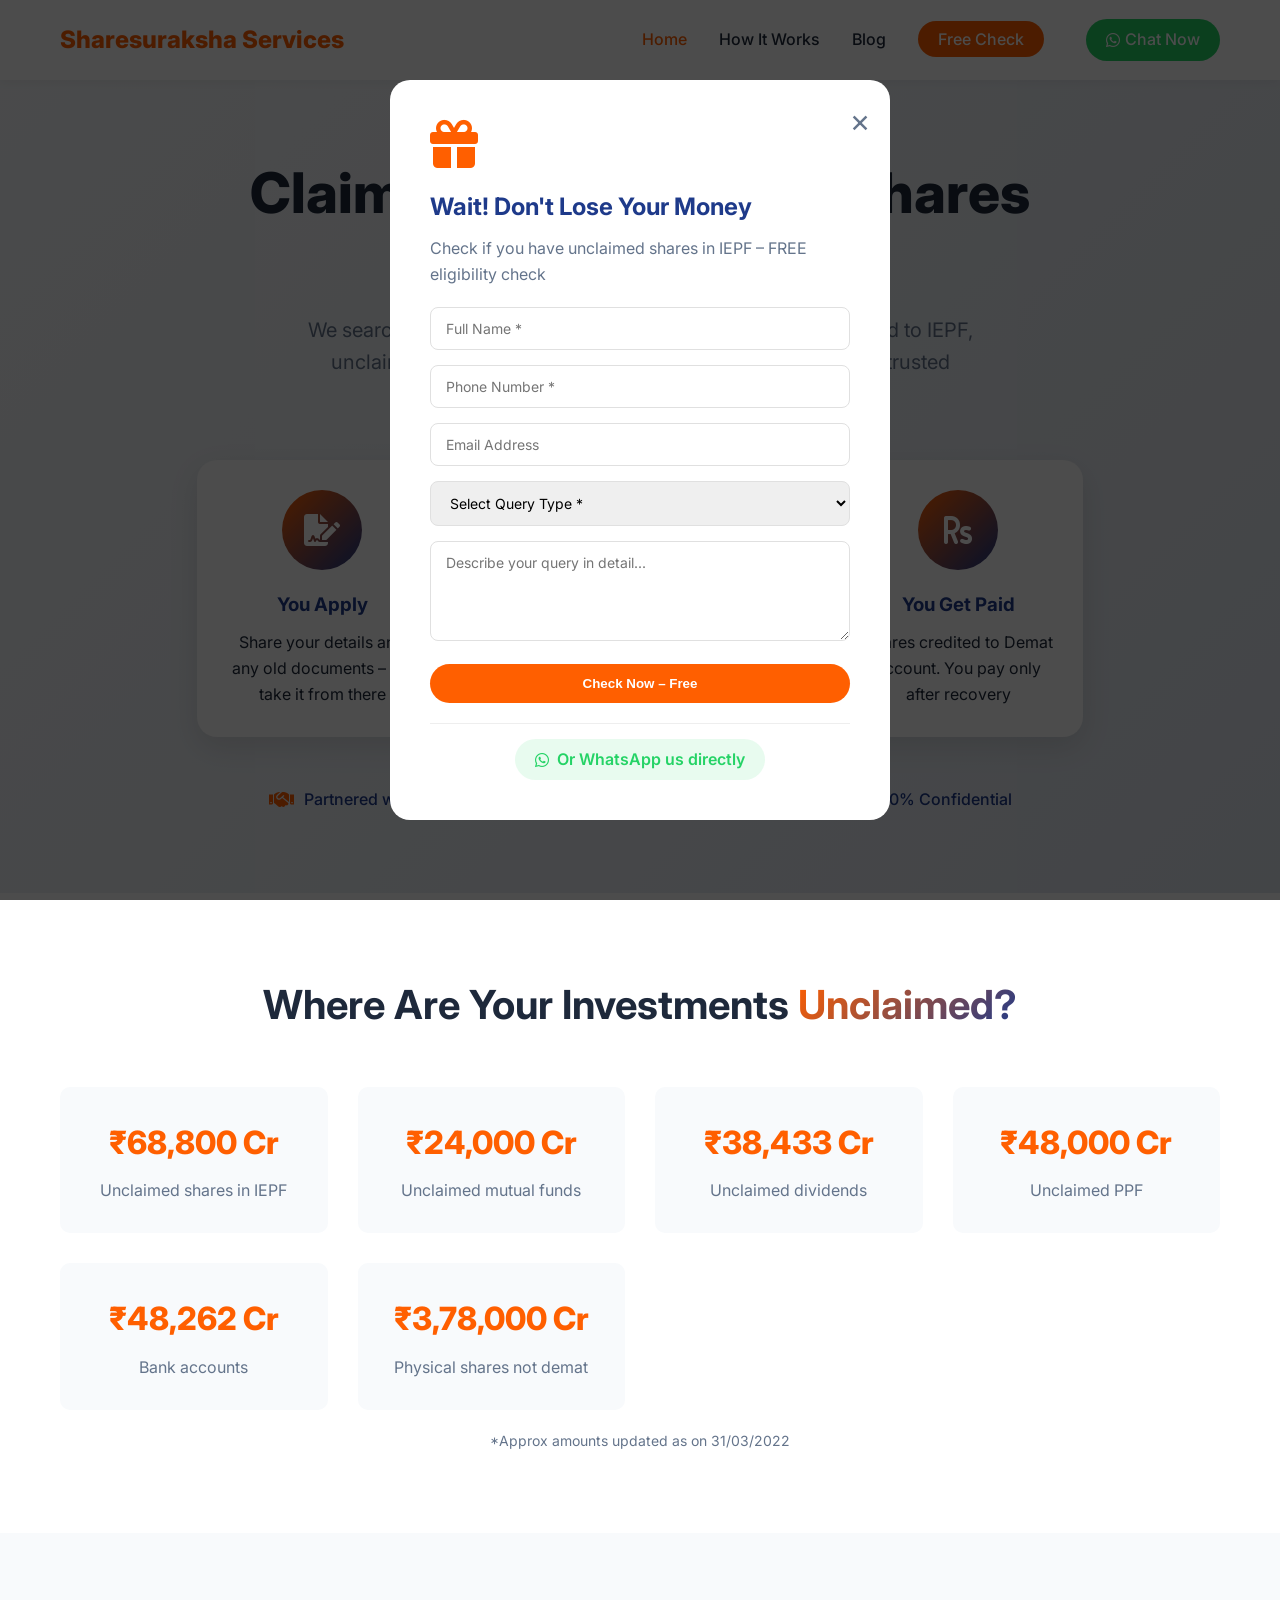
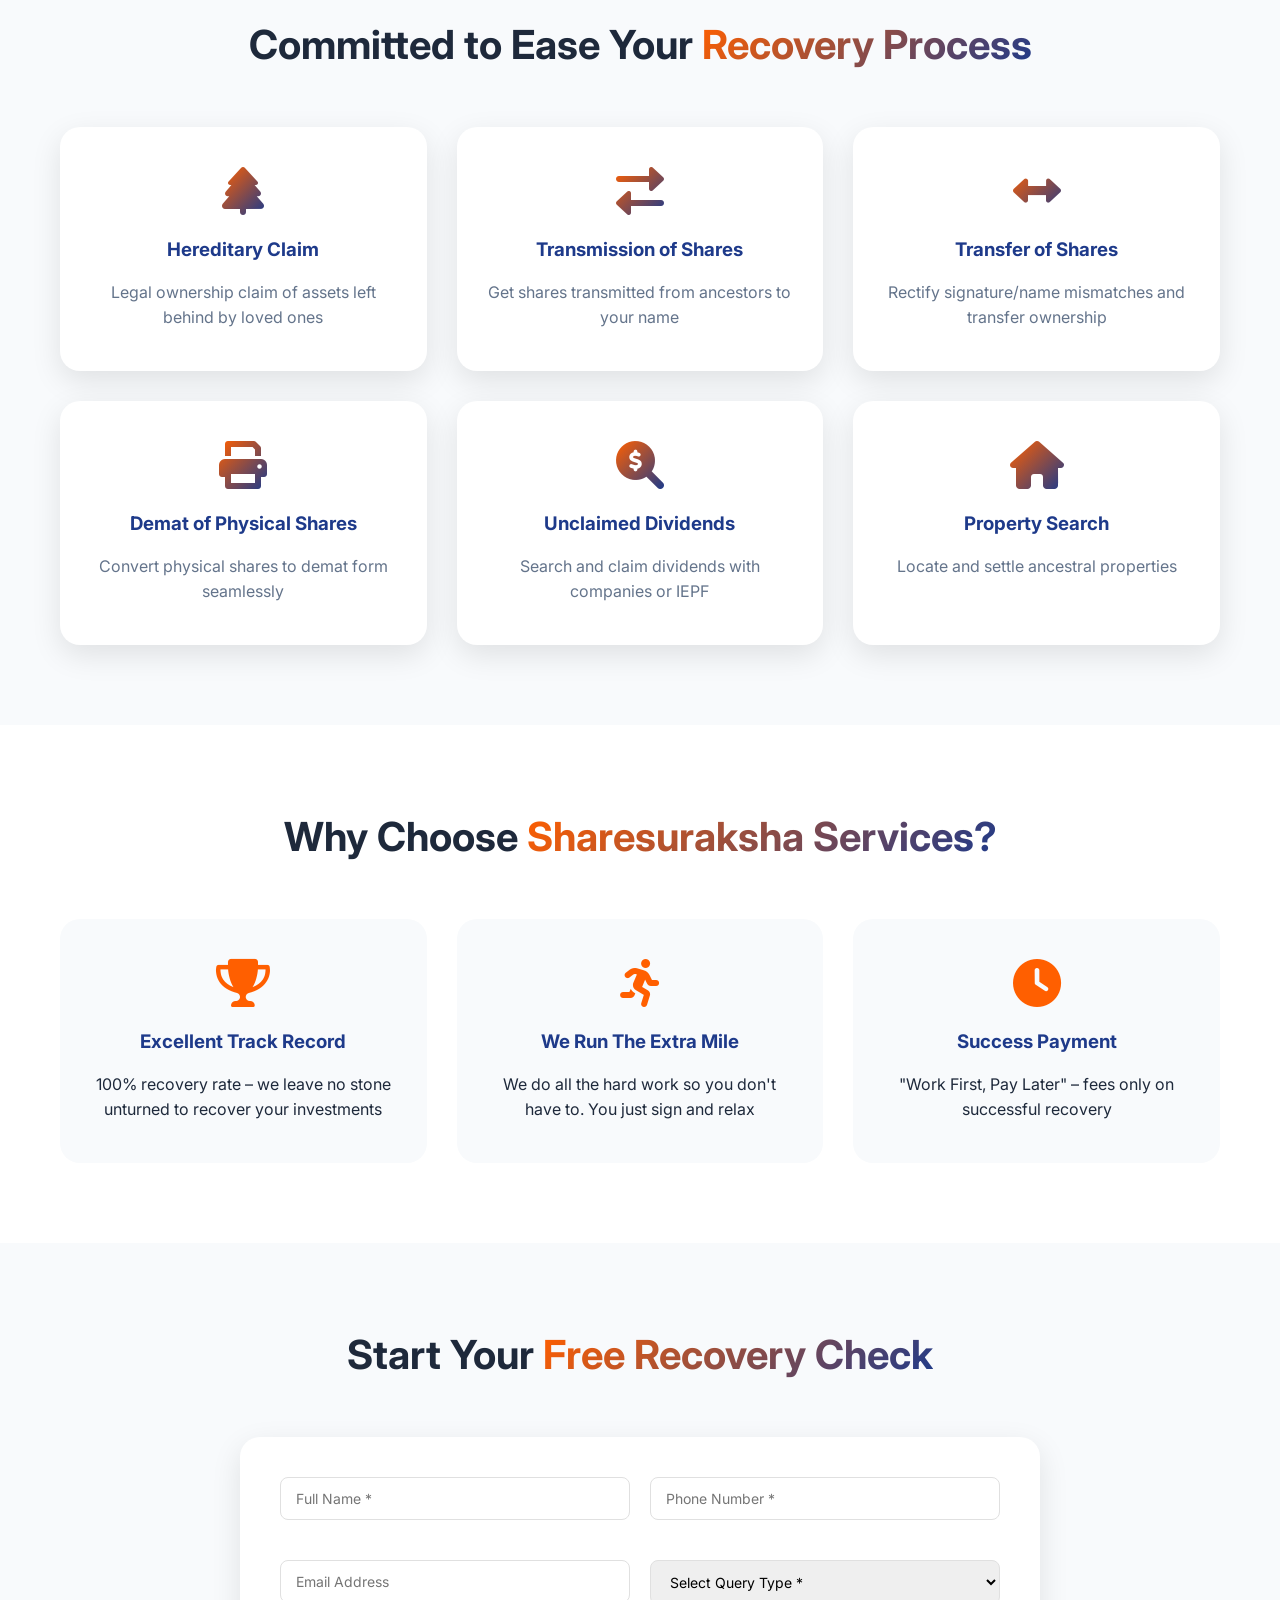
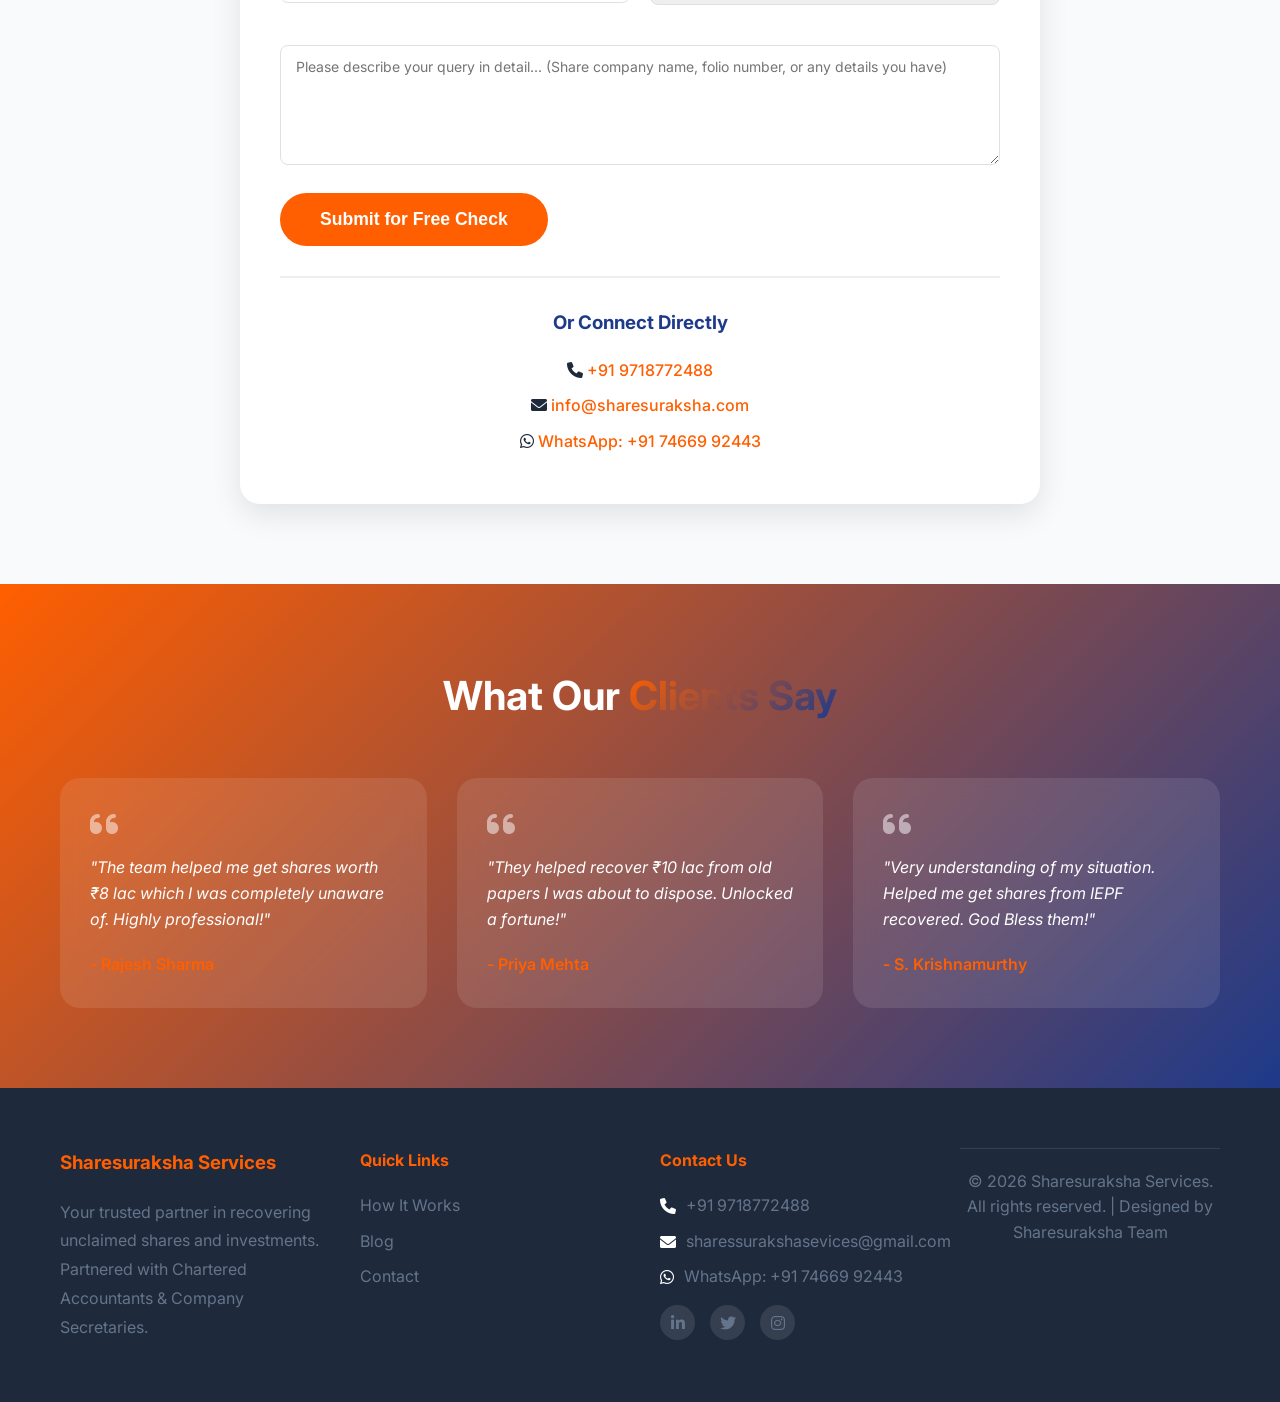
<file: index.html>
<!DOCTYPE html>
<html lang="en">
<head>
    <meta charset="UTF-8">
    <meta name="viewport" content="width=device-width, initial-scale=1.0">
    <title>Sharesuraksha Services - Recover Your Lost Shares & IEPF Claims</title>
    <meta name="description" content="Expert assistance in recovering unclaimed shares, dividends transferred to IEPF, and lost investments. No recovery, no fee. Partnered with Chartered Accountants.">
    <meta name="author" content="Sharesuraksha Services">
    
    <!-- Open Graph -->
    <meta property="og:title" content="Sharesuraksha Services - Recover Your Lost Shares">
    <meta property="og:description" content="We search & bring your Money back. Thousands of crores in unclaimed shares waiting for you.">
    <meta property="og:url" content="https://sharesuraksha.com">
    <meta property="og:type" content="website">
    
    <!-- Fonts & Icons -->
    <link rel="preconnect" href="https://fonts.googleapis.com">
    <link rel="preconnect" href="https://fonts.gstatic.com" crossorigin>
    <link href="https://fonts.googleapis.com/css2?family=Inter:wght@400;500;600;700;800&display=swap" rel="stylesheet">
    <link rel="stylesheet" href="https://cdnjs.cloudflare.com/ajax/libs/font-awesome/6.0.0/css/all.min.css">
    
    <!-- Custom CSS -->
    <link rel="stylesheet" href="css/style.css">
</head>
<body>
    <!-- Header with WhatsApp in top right -->
    <header class="header">
        <nav class="navbar container">
            <a href="index.html" class="logo">Sharesuraksha Services</a>
            <div class="nav-toggle" id="navToggle">
                <i class="fas fa-bars"></i>
            </div>
            <ul class="nav-menu" id="navMenu">
                <li><a href="index.html" class="active">Home</a></li>
                <li><a href="how-it-works.html">How It Works</a></li>
                <li><a href="blog.html">Blog</a></li>
                <li><a href="#contact" class="nav-cta">Free Check</a></li>
                <!-- WhatsApp in top right corner -->
                <li class="nav-whatsapp">
                    <a href="https://wa.me/917466992443?text=Hi%2C%20I%20need%20help%20recovering%20my%20lost%20shares." 
                       target="_blank" 
                       class="nav-whatsapp-btn">
                        <i class="fab fa-whatsapp"></i> Chat Now
                    </a>
                </li>
            </ul>
        </nav>
    </header>

    <!-- Hero Section -->
    <section class="hero">
        <div class="container">
            <h1>Claim Your Unclaimed Shares <span class="gradient-text">&</span> Investments</h1>
            <p class="hero-subtitle">We search & bring your Money back. Recover shares transferred to IEPF, unclaimed dividends, and lost investments with India's most trusted recovery experts.</p>
            
            <!-- 3-Step Process -->
            <div class="steps-container">
                <div class="step-card">
                    <div class="step-icon">
                        <i class="fas fa-file-signature"></i>
                    </div>
                    <h3>You Apply</h3>
                    <p>Share your details and any old documents – we take it from there</p>
                </div>
                <div class="step-arrow">
                    <i class="fas fa-arrow-right"></i>
                </div>
                <div class="step-card">
                    <div class="step-icon">
                        <i class="fas fa-search"></i>
                    </div>
                    <h3>We Verify</h3>
                    <p>Search IEPF database & company records to locate your assets</p>
                </div>
                <div class="step-arrow">
                    <i class="fas fa-arrow-right"></i>
                </div>
                <div class="step-card">
                    <div class="step-icon">
                        <i class="fas fa-rupee-sign"></i>
                    </div>
                    <h3>You Get Paid</h3>
                    <p>Shares credited to Demat account. You pay only after recovery</p>
                </div>
            </div>

            <!-- Trust Signals -->
            <div class="trust-badges">
                <div class="trust-item">
                    <i class="fas fa-handshake"></i>
                    <span>Partnered with Chartered Accountants</span>
                </div>
                <div class="trust-item">
                    <i class="fas fa-check-circle"></i>
                    <span>No Recovery, No Fee</span>
                </div>
                <div class="trust-item">
                    <i class="fas fa-shield-alt"></i>
                    <span>100% Confidential</span>
                </div>
            </div>
        </div>
    </section>

    <!-- Statistics Section -->
    <section class="stats-section">
        <div class="container">
            <h2 class="section-title">Where Are Your Investments <span class="gradient-text">Unclaimed?</span></h2>
            <div class="stats-grid">
                <div class="stat-card">
                    <div class="stat-number">₹68,800 Cr</div>
                    <div class="stat-label">Unclaimed shares in IEPF</div>
                </div>
                <div class="stat-card">
                    <div class="stat-number">₹24,000 Cr</div>
                    <div class="stat-label">Unclaimed mutual funds</div>
                </div>
                <div class="stat-card">
                    <div class="stat-number">₹38,433 Cr</div>
                    <div class="stat-label">Unclaimed dividends</div>
                </div>
                <div class="stat-card">
                    <div class="stat-number">₹48,000 Cr</div>
                    <div class="stat-label">Unclaimed PPF</div>
                </div>
                <div class="stat-card">
                    <div class="stat-number">₹48,262 Cr</div>
                    <div class="stat-label">Bank accounts</div>
                </div>
                <div class="stat-card">
                    <div class="stat-number">₹3,78,000 Cr</div>
                    <div class="stat-label">Physical shares not demat</div>
                </div>
            </div>
            <p class="stats-note">*Approx amounts updated as on 31/03/2022</p>
        </div>
    </section>

    <!-- Services Section -->
    <section class="services-section">
        <div class="container">
            <h2 class="section-title">Committed to Ease Your <span class="gradient-text">Recovery Process</span></h2>
            <div class="services-grid">
                <div class="service-card">
                    <i class="fas fa-tree"></i>
                    <h3>Hereditary Claim</h3>
                    <p>Legal ownership claim of assets left behind by loved ones</p>
                </div>
                <div class="service-card">
                    <i class="fas fa-exchange-alt"></i>
                    <h3>Transmission of Shares</h3>
                    <p>Get shares transmitted from ancestors to your name</p>
                </div>
                <div class="service-card">
                    <i class="fas fa-arrows-alt-h"></i>
                    <h3>Transfer of Shares</h3>
                    <p>Rectify signature/name mismatches and transfer ownership</p>
                </div>
                <div class="service-card">
                    <i class="fas fa-print"></i>
                    <h3>Demat of Physical Shares</h3>
                    <p>Convert physical shares to demat form seamlessly</p>
                </div>
                <div class="service-card">
                    <i class="fas fa-search-dollar"></i>
                    <h3>Unclaimed Dividends</h3>
                    <p>Search and claim dividends with companies or IEPF</p>
                </div>
                <div class="service-card">
                    <i class="fas fa-home"></i>
                    <h3>Property Search</h3>
                    <p>Locate and settle ancestral properties</p>
                </div>
            </div>
        </div>
    </section>

    <!-- Why Us Section -->
    <section class="why-us-section">
        <div class="container">
            <h2 class="section-title">Why Choose <span class="gradient-text">Sharesuraksha Services?</span></h2>
            <div class="why-us-grid">
                <div class="why-us-card">
                    <i class="fas fa-trophy"></i>
                    <h3>Excellent Track Record</h3>
                    <p>100% recovery rate – we leave no stone unturned to recover your investments</p>
                </div>
                <div class="why-us-card">
                    <i class="fas fa-running"></i>
                    <h3>We Run The Extra Mile</h3>
                    <p>We do all the hard work so you don't have to. You just sign and relax</p>
                </div>
                <div class="why-us-card">
                    <i class="fas fa-clock"></i>
                    <h3>Success Payment</h3>
                    <p>"Work First, Pay Later" – fees only on successful recovery</p>
                </div>
            </div>
        </div>
    </section>

    <!-- Contact Section (Start Your Free Recovery Check) -->
    <section id="contact" class="contact-section">
        <div class="container">
            <h2 class="section-title">Start Your <span class="gradient-text">Free Recovery Check</span></h2>
            <div class="contact-form-container">
                <form id="leadForm" onsubmit="submitLeadForm(event)">
                    <div class="form-row">
                        <div class="form-group">
                            <input type="text" placeholder="Full Name *" required>
                        </div>
                        <div class="form-group">
                            <input type="tel" placeholder="Phone Number *" required pattern="[0-9]{10}" title="Please enter 10-digit mobile number">
                        </div>
                    </div>
                    <div class="form-row">
                        <div class="form-group">
                            <input type="email" placeholder="Email Address">
                        </div>
                        <div class="form-group">
                            <select required>
                                <option value="">Select Query Type *</option>
                                <option>Lost Physical Certificate</option>
                                <option>Legal Heir / Inheritance</option>
                                <option>Unclaimed Dividend</option>
                                <option>IEPF Claim</option>
                                <option>Share Transmission</option>
                                <option>Demat of Physical Shares</option>
                            </select>
                        </div>
                    </div>
                    <div class="form-group">
                        <textarea 
                            placeholder="Please describe your query in detail... (Share company name, folio number, or any details you have)" 
                            rows="5"
                        ></textarea>
                    </div>
                    <button type="submit" class="btn btn-primary btn-large">Submit for Free Check</button>
                </form>
                <div class="contact-info-box">
                    <h3>Or Connect Directly</h3>
                    <p><i class="fas fa-phone"></i> <a href="tel:9718772488">+91 9718772488</a></p>
                    <p><i class="fas fa-envelope"></i> <a href="mailto:info@sharesuraksha.com">info@sharesuraksha.com</a></p>
                    <p><i class="fab fa-whatsapp"></i> <a href="https://wa.me/917466992443">WhatsApp: +91 74669 92443</a></p>
                </div>
            </div>
        </div>
    </section>

    <!-- Testimonials Section -->
    <section class="testimonials-section">
        <div class="container">
            <h2 class="section-title">What Our <span class="gradient-text">Clients Say</span></h2>
            <div class="testimonials-grid">
                <div class="testimonial-card">
                    <i class="fas fa-quote-left"></i>
                    <p>"The team helped me get shares worth ₹8 lac which I was completely unaware of. Highly professional!"</p>
                    <div class="client-name">- Rajesh Sharma</div>
                </div>
                <div class="testimonial-card">
                    <i class="fas fa-quote-left"></i>
                    <p>"They helped recover ₹10 lac from old papers I was about to dispose. Unlocked a fortune!"</p>
                    <div class="client-name">- Priya Mehta</div>
                </div>
                <div class="testimonial-card">
                    <i class="fas fa-quote-left"></i>
                    <p>"Very understanding of my situation. Helped me get shares from IEPF recovered. God Bless them!"</p>
                    <div class="client-name">- S. Krishnamurthy</div>
                </div>
            </div>
        </div>
    </section>

    <!-- Footer -->
    <footer class="footer">
        <div class="container">
            <div class="footer-content">
                <div class="footer-section">
                    <h3>Sharesuraksha Services</h3>
                    <p>Your trusted partner in recovering unclaimed shares and investments. Partnered with Chartered Accountants & Company Secretaries.</p>
                </div>
                <div class="footer-section">
                    <h4>Quick Links</h4>
                    <ul>
                        <li><a href="how-it-works.html">How It Works</a></li>
                        <li><a href="blog.html">Blog</a></li>
                        <li><a href="#contact">Contact</a></li>
                    </ul>
                </div>
                <div class="footer-section">
    <h4>Contact Us</h4>
    <ul class="contact-info">
        <li><i class="fas fa-phone"></i> <a href="tel:9718772488">+91 9718772488</a></li>
        <li><i class="fas fa-envelope"></i> <a href="mailto:sharessurakshasevices@gmail.com">sharessurakshasevices@gmail.com</a></li>
        <li><i class="fab fa-whatsapp"></i> <a href="https://wa.me/917466992443">WhatsApp: +91 74669 92443</a></li>
    </ul>
    <div class="social-icons">
        <a href="https://www.linkedin.com/company/shares-suraksha-sevices/about/?viewAsMember=true" target="_blank" class="social-icon linkedin"><i class="fab fa-linkedin-in"></i></a>
        <a href="https://x.com/sharessuraksha" target="_blank" class="social-icon twitter"><i class="fab fa-twitter"></i></a>
        <a href="https://www.instagram.com/sharessurakshasevices/" target="_blank" class="social-icon instagram"><i class="fab fa-instagram"></i></a>
    </div>
</div>
            <div class="footer-bottom">
                <p>&copy; 2026 Sharesuraksha Services. All rights reserved. | Designed by Sharesuraksha Team</p>
            </div>
        </div>
    </footer>

    <!-- Exit Intent Popup (Shows in 10 seconds) -->
    <div id="exitPopup" class="popup">
        <div class="popup-content">
            <span class="close-popup" onclick="closePopup()">&times;</span>
            <i class="fas fa-gift popup-icon"></i>
            <h3>Wait! Don't Lose Your Money</h3>
            <p>Check if you have unclaimed shares in IEPF – FREE eligibility check</p>
            <form id="popupForm" onsubmit="submitPopupForm(event)">
                <div class="form-group">
                    <input type="text" placeholder="Full Name *" required>
                </div>
                <div class="form-group">
                    <input type="tel" placeholder="Phone Number *" required pattern="[0-9]{10}">
                </div>
                <div class="form-group">
                    <input type="email" placeholder="Email Address">
                </div>
                <div class="form-group">
                    <select>
                        <option value="">Select Query Type *</option>
                        <option>Lost Certificate</option>
                        <option>Legal Heir</option>
                        <option>Unclaimed Dividend</option>
                        <option>IEPF Claim</option>
                    </select>
                </div>
                <div class="form-group">
                    <textarea 
                        placeholder="Describe your query in detail..." 
                        rows="4"
                    ></textarea>
                </div>
                <button type="submit" class="btn btn-primary btn-block">Check Now – Free</button>
            </form>
            <div class="popup-whatsapp-link">
                <a href="https://wa.me/917466992443" target="_blank">
                    <i class="fab fa-whatsapp"></i> Or WhatsApp us directly
                </a>
            </div>
        </div>
    </div>

    <!-- JavaScript -->
    <script src="js/main.js"></script>
</body>
</html>
</file>
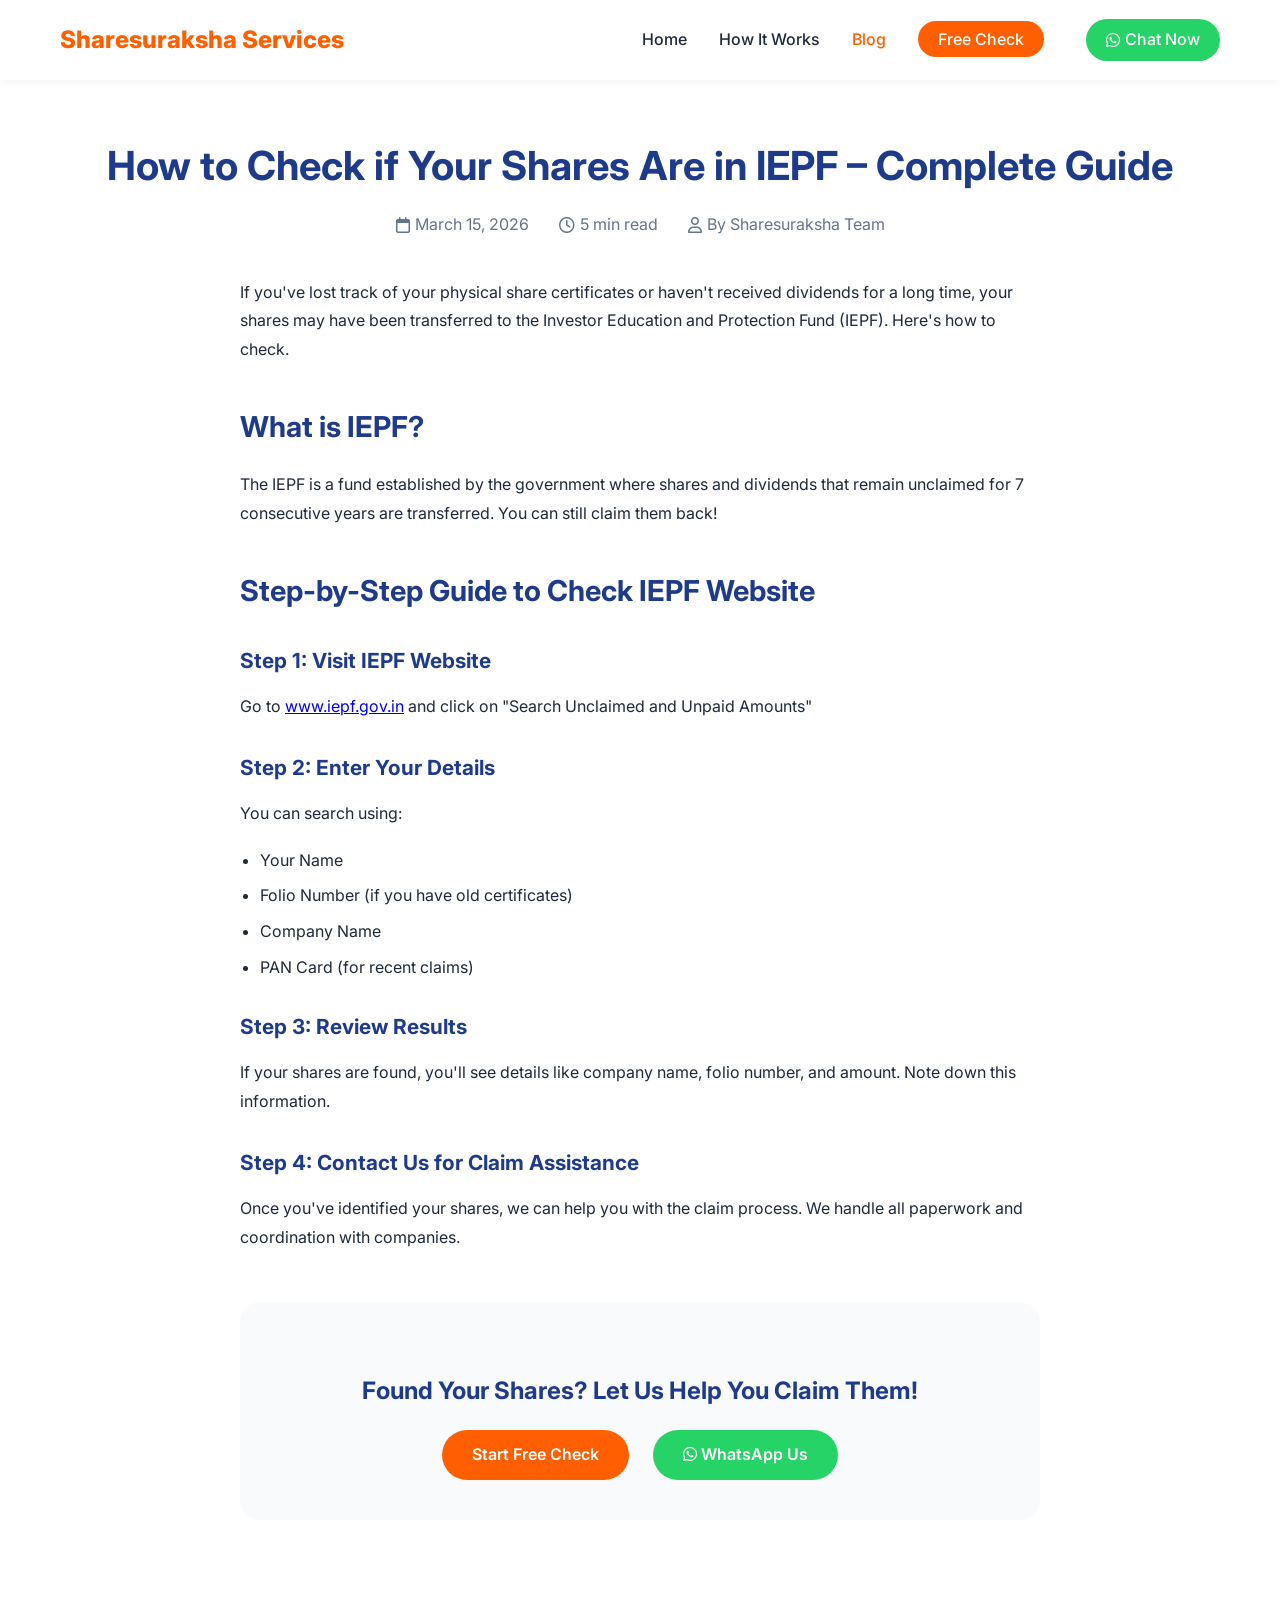
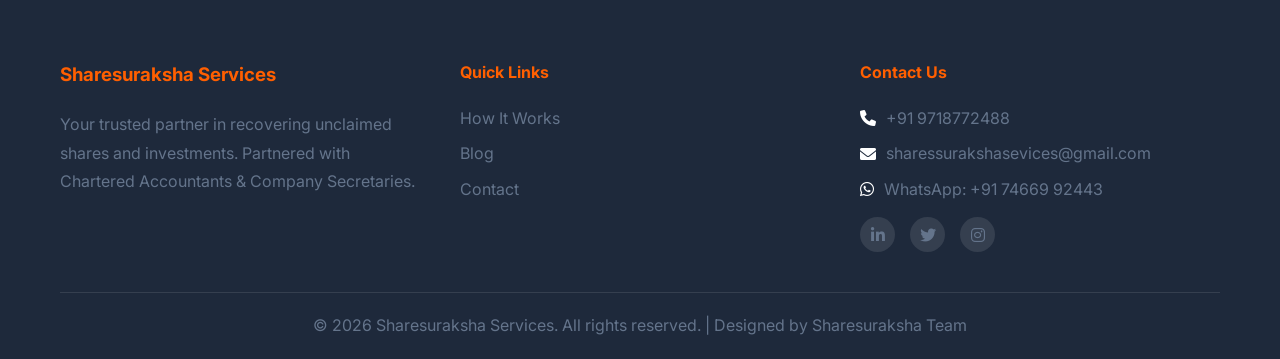
<file: blog-post-1.html>
<!DOCTYPE html>
<html lang="en">
<head>
    <meta charset="UTF-8">
    <meta name="viewport" content="width=device-width, initial-scale=1.0">
    <title>How to Check if Your Shares Are in IEPF - Sharesuraksha Services</title>
    <meta name="description" content="Complete guide to check IEPF website for unclaimed shares. Step-by-step process with screenshots and tips.">
    
    <link rel="preconnect" href="https://fonts.googleapis.com">
    <link rel="preconnect" href="https://fonts.gstatic.com" crossorigin>
    <link href="https://fonts.googleapis.com/css2?family=Inter:wght@400;500;600;700;800&display=swap" rel="stylesheet">
    <link rel="stylesheet" href="https://cdnjs.cloudflare.com/ajax/libs/font-awesome/6.0.0/css/all.min.css">
    <link rel="stylesheet" href="css/style.css">
</head>
<body>
    <header class="header">
        <nav class="navbar container">
            <a href="index.html" class="logo">Sharesuraksha Services</a>
            <div class="nav-toggle" id="navToggle">
                <i class="fas fa-bars"></i>
            </div>
            <ul class="nav-menu" id="navMenu">
                <li><a href="index.html">Home</a></li>
                <li><a href="how-it-works.html">How It Works</a></li>
                <li><a href="blog.html" class="active">Blog</a></li>
                <li><a href="index.html#contact" class="nav-cta">Free Check</a></li>
                <li class="nav-whatsapp">
                    <a href="https://wa.me/917466992443?text=Hi%2C%20I%20need%20help%20recovering%20my%20lost%20shares." 
                       target="_blank" 
                       class="nav-whatsapp-btn">
                        <i class="fab fa-whatsapp"></i> Chat Now
                    </a>
                </li>
            </ul>
        </nav>
    </header>

    <article class="blog-post">
        <div class="container">
            <div class="blog-post-header">
                <h1>How to Check if Your Shares Are in IEPF – Complete Guide</h1>
                <div class="blog-post-meta">
                    <span><i class="far fa-calendar"></i> March 15, 2026</span>
                    <span><i class="far fa-clock"></i> 5 min read</span>
                    <span><i class="far fa-user"></i> By Sharesuraksha Team</span>
                </div>
            </div>

            <div class="blog-post-content">
                <p>If you've lost track of your physical share certificates or haven't received dividends for a long time, your shares may have been transferred to the Investor Education and Protection Fund (IEPF). Here's how to check.</p>

                <h2>What is IEPF?</h2>
                <p>The IEPF is a fund established by the government where shares and dividends that remain unclaimed for 7 consecutive years are transferred. You can still claim them back!</p>

                <h2>Step-by-Step Guide to Check IEPF Website</h2>

                <h3>Step 1: Visit IEPF Website</h3>
                <p>Go to <a href="https://www.iepf.gov.in" target="_blank">www.iepf.gov.in</a> and click on "Search Unclaimed and Unpaid Amounts"</p>

                <h3>Step 2: Enter Your Details</h3>
                <p>You can search using:</p>
                <ul>
                    <li>Your Name</li>
                    <li>Folio Number (if you have old certificates)</li>
                    <li>Company Name</li>
                    <li>PAN Card (for recent claims)</li>
                </ul>

                <h3>Step 3: Review Results</h3>
                <p>If your shares are found, you'll see details like company name, folio number, and amount. Note down this information.</p>

                <h3>Step 4: Contact Us for Claim Assistance</h3>
                <p>Once you've identified your shares, we can help you with the claim process. We handle all paperwork and coordination with companies.</p>

                <div class="blog-cta">
                    <h3>Found Your Shares? Let Us Help You Claim Them!</h3>
                    <a href="index.html#contact" class="btn btn-primary">Start Free Check</a>
                    <a href="https://wa.me/917466992443" class="btn btn-success" target="_blank"><i class="fab fa-whatsapp"></i> WhatsApp Us</a>
                </div>
            </div>
        </div>
    </article>

    <footer class="footer">
        <div class="container">
            <div class="footer-content">
                <div class="footer-section">
                    <h3>Sharesuraksha Services</h3>
                    <p>Your trusted partner in recovering unclaimed shares and investments. Partnered with Chartered Accountants & Company Secretaries.</p>
                </div>
                <div class="footer-section">
                    <h4>Quick Links</h4>
                    <ul>
                        <li><a href="how-it-works.html">How It Works</a></li>
                        <li><a href="blog.html">Blog</a></li>
                        <li><a href="index.html#contact">Contact</a></li>
                    </ul>
                </div>
                <div class="footer-section">
    <h4>Contact Us</h4>
    <ul class="contact-info">
        <li><i class="fas fa-phone"></i> <a href="tel:9718772488">+91 9718772488</a></li>
        <li><i class="fas fa-envelope"></i> <a href="mailto:sharessurakshasevices@gmail.com">sharessurakshasevices@gmail.com</a></li>
        <li><i class="fab fa-whatsapp"></i> <a href="https://wa.me/917466992443">WhatsApp: +91 74669 92443</a></li>
    </ul>
    <div class="social-icons">
        <a href="https://www.linkedin.com/company/shares-suraksha-sevices/about/?viewAsMember=true" target="_blank" class="social-icon linkedin"><i class="fab fa-linkedin-in"></i></a>
        <a href="https://x.com/sharessuraksha" target="_blank" class="social-icon twitter"><i class="fab fa-twitter"></i></a>
        <a href="https://www.instagram.com/sharessurakshasevices/" target="_blank" class="social-icon instagram"><i class="fab fa-instagram"></i></a>
    </div>
</div>
            </div>
            <div class="footer-bottom">
                <p>&copy; 2026 Sharesuraksha Services. All rights reserved. | Designed by Sharesuraksha Team</p>
            </div>
        </div>
    </footer>

    <script src="js/main.js"></script>
</body>
</html>
</file>
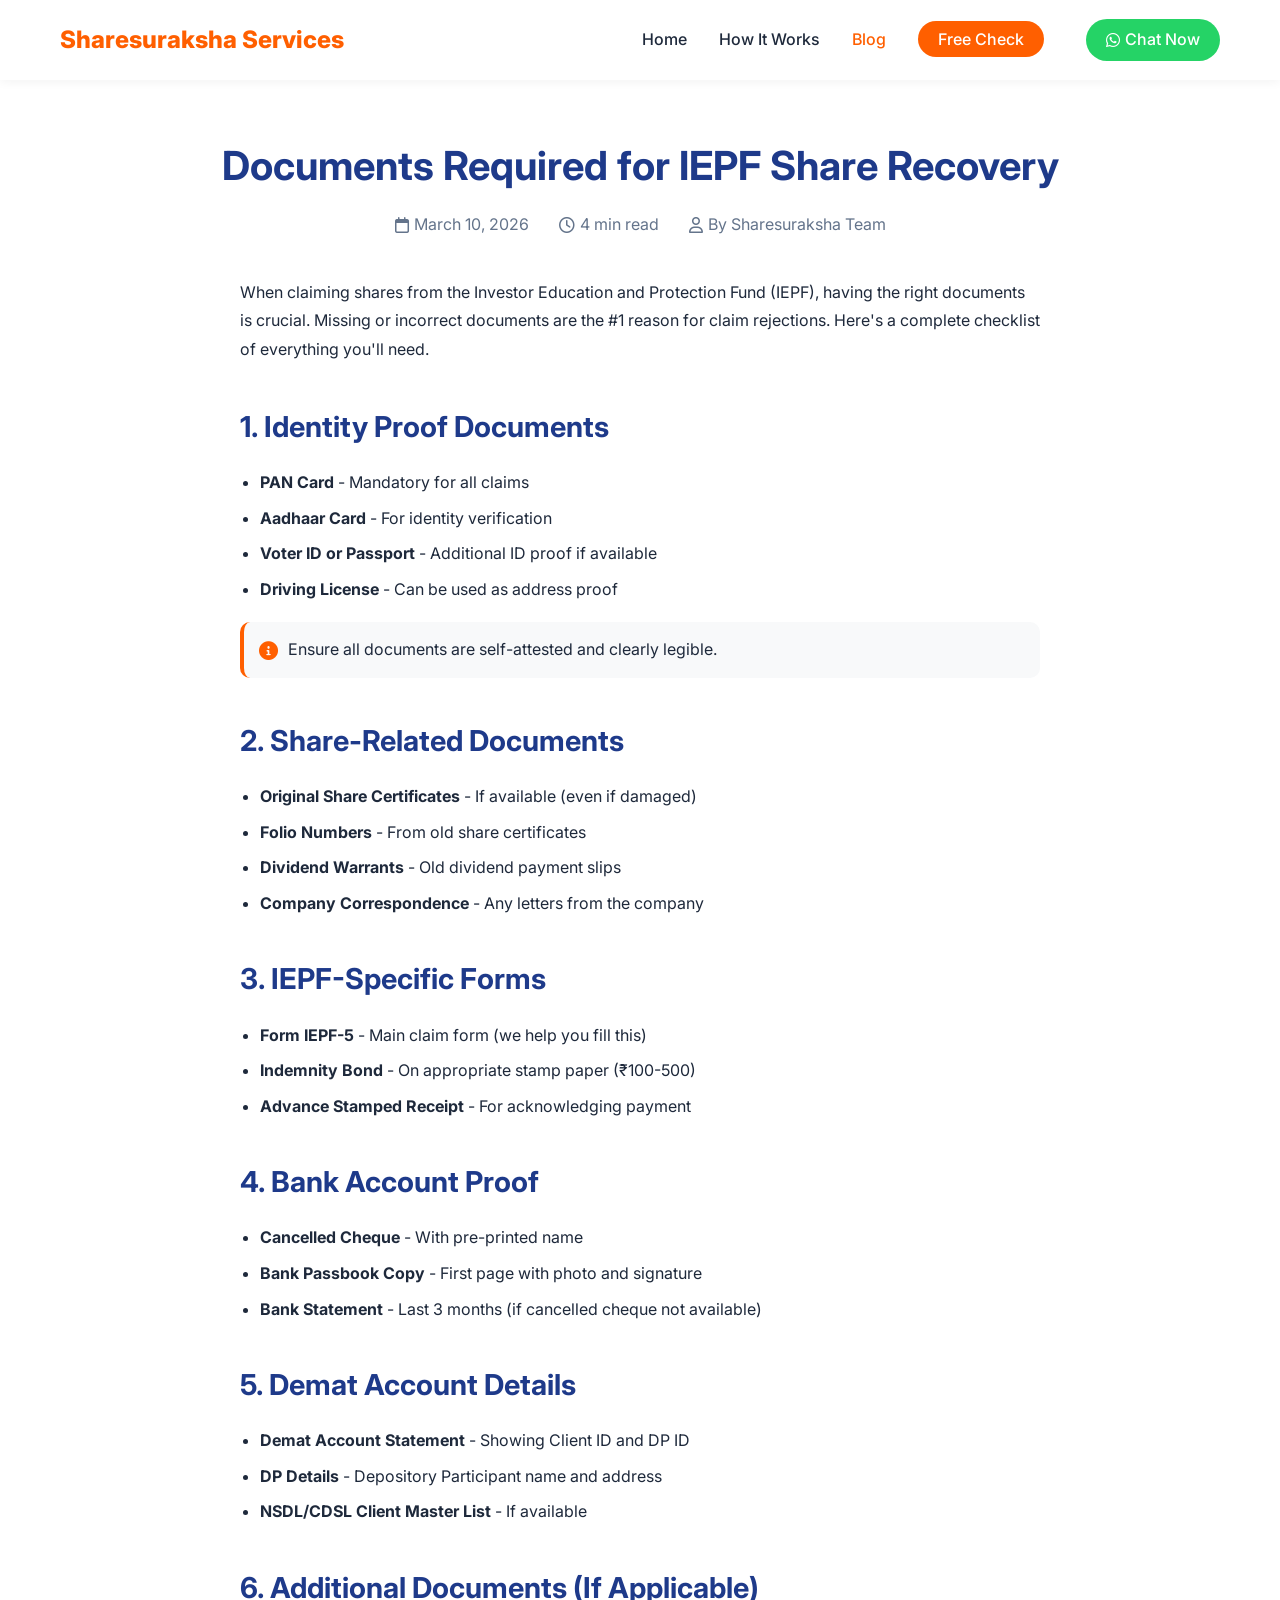
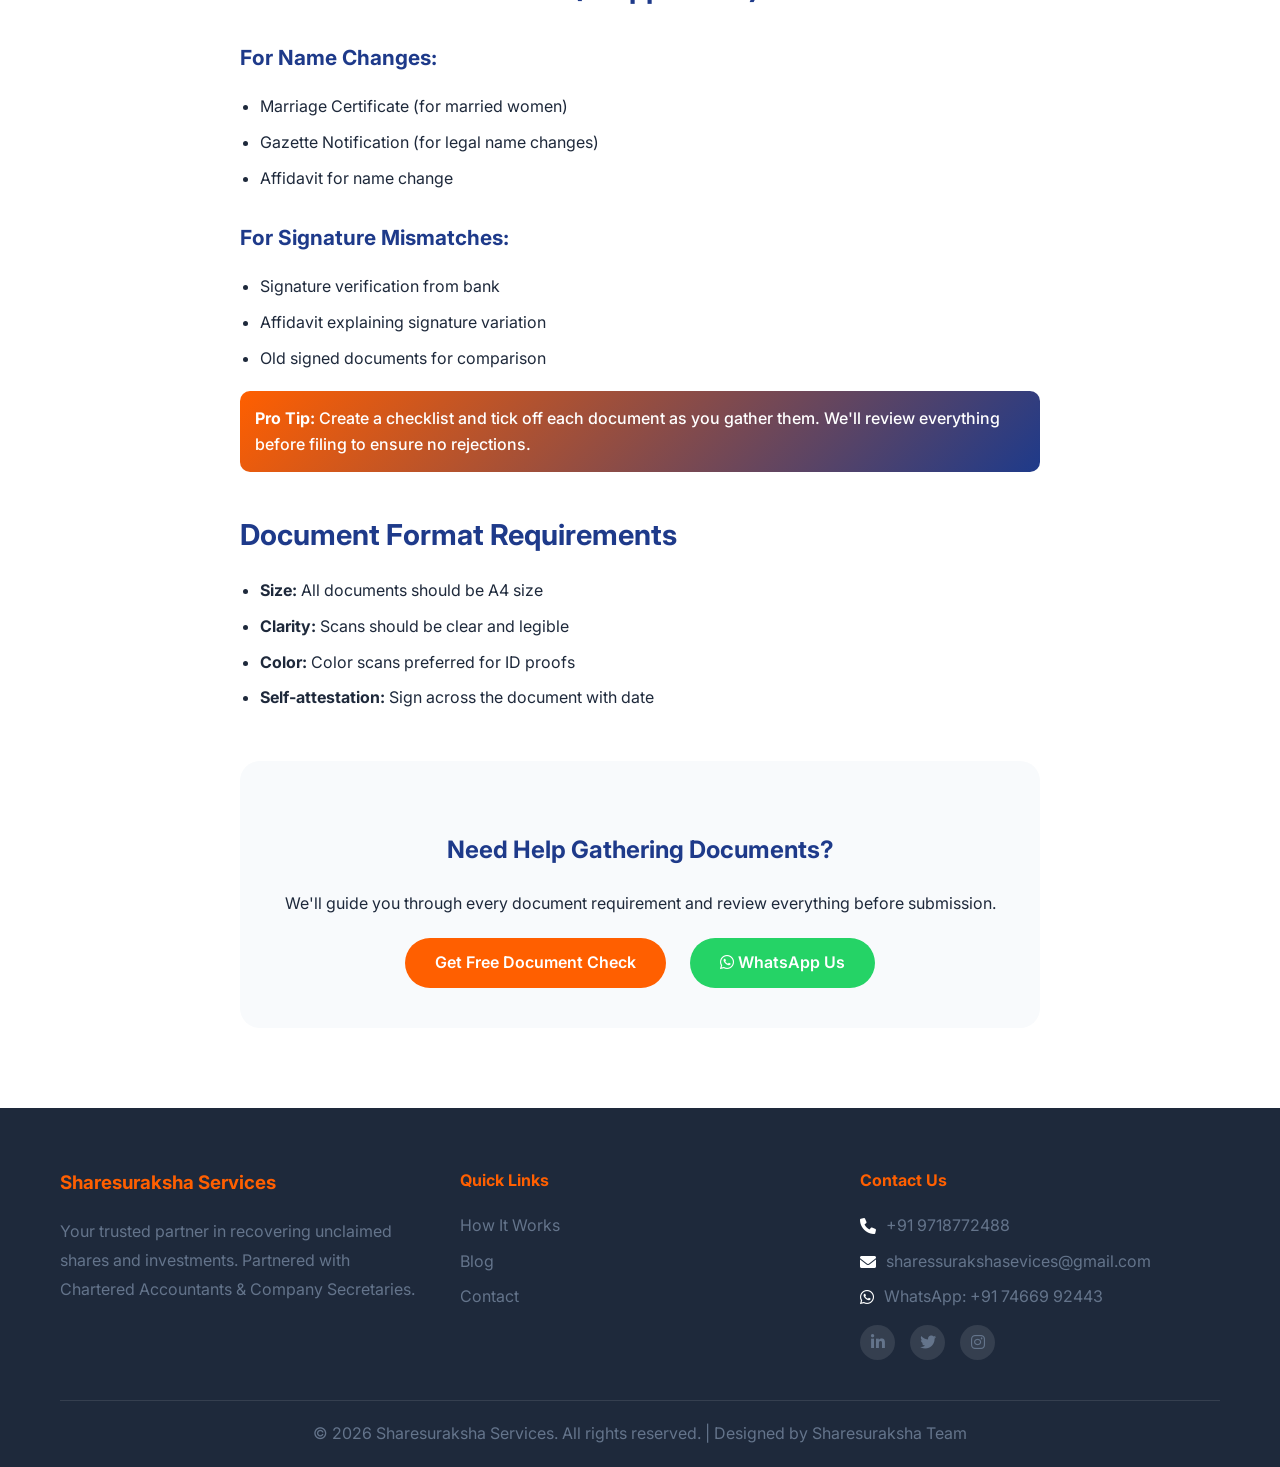
<file: blog-post-2.html>
<!DOCTYPE html>
<html lang="en">
<head>
    <meta charset="UTF-8">
    <meta name="viewport" content="width=device-width, initial-scale=1.0">
    <title>Documents Required for IEPF Share Recovery - Sharesuraksha Services</title>
    <meta name="description" content="Complete checklist of documents needed for claiming shares from IEPF. Includes PAN card, indemnity bond, Form IEPF-5, and more.">
    
    <link rel="preconnect" href="https://fonts.googleapis.com">
    <link rel="preconnect" href="https://fonts.gstatic.com" crossorigin>
    <link href="https://fonts.googleapis.com/css2?family=Inter:wght@400;500;600;700;800&display=swap" rel="stylesheet">
    <link rel="stylesheet" href="https://cdnjs.cloudflare.com/ajax/libs/font-awesome/6.0.0/css/all.min.css">
    <link rel="stylesheet" href="css/style.css">
</head>
<body>
    <header class="header">
        <nav class="navbar container">
            <a href="index.html" class="logo">Sharesuraksha Services</a>
            <div class="nav-toggle" id="navToggle">
                <i class="fas fa-bars"></i>
            </div>
            <ul class="nav-menu" id="navMenu">
                <li><a href="index.html">Home</a></li>
                <li><a href="how-it-works.html">How It Works</a></li>
                <li><a href="blog.html" class="active">Blog</a></li>
                <li><a href="index.html#contact" class="nav-cta">Free Check</a></li>
                <li class="nav-whatsapp">
                    <a href="https://wa.me/917466992443?text=Hi%2C%20I%20need%20help%20with%20IEPF%20documents." 
                       target="_blank" 
                       class="nav-whatsapp-btn">
                        <i class="fab fa-whatsapp"></i> Chat Now
                    </a>
                </li>
            </ul>
        </nav>
    </header>

    <article class="blog-post">
        <div class="container">
            <div class="blog-post-header">
                <h1>Documents Required for IEPF Share Recovery</h1>
                <div class="blog-post-meta">
                    <span><i class="far fa-calendar"></i> March 10, 2026</span>
                    <span><i class="far fa-clock"></i> 4 min read</span>
                    <span><i class="far fa-user"></i> By Sharesuraksha Team</span>
                </div>
            </div>

            <div class="blog-post-content">
                <p>When claiming shares from the Investor Education and Protection Fund (IEPF), having the right documents is crucial. Missing or incorrect documents are the #1 reason for claim rejections. Here's a complete checklist of everything you'll need.</p>

                <h2>1. Identity Proof Documents</h2>
                <ul>
                    <li><strong>PAN Card</strong> - Mandatory for all claims</li>
                    <li><strong>Aadhaar Card</strong> - For identity verification</li>
                    <li><strong>Voter ID or Passport</strong> - Additional ID proof if available</li>
                    <li><strong>Driving License</strong> - Can be used as address proof</li>
                </ul>

                <div class="step-note">
                    <i class="fas fa-info-circle"></i>
                    <span>Ensure all documents are self-attested and clearly legible.</span>
                </div>

                <h2>2. Share-Related Documents</h2>
                <ul>
                    <li><strong>Original Share Certificates</strong> - If available (even if damaged)</li>
                    <li><strong>Folio Numbers</strong> - From old share certificates</li>
                    <li><strong>Dividend Warrants</strong> - Old dividend payment slips</li>
                    <li><strong>Company Correspondence</strong> - Any letters from the company</li>
                </ul>

                <h2>3. IEPF-Specific Forms</h2>
                <ul>
                    <li><strong>Form IEPF-5</strong> - Main claim form (we help you fill this)</li>
                    <li><strong>Indemnity Bond</strong> - On appropriate stamp paper (₹100-500)</li>
                    <li><strong>Advance Stamped Receipt</strong> - For acknowledging payment</li>
                </ul>

                <h2>4. Bank Account Proof</h2>
                <ul>
                    <li><strong>Cancelled Cheque</strong> - With pre-printed name</li>
                    <li><strong>Bank Passbook Copy</strong> - First page with photo and signature</li>
                    <li><strong>Bank Statement</strong> - Last 3 months (if cancelled cheque not available)</li>
                </ul>

                <h2>5. Demat Account Details</h2>
                <ul>
                    <li><strong>Demat Account Statement</strong> - Showing Client ID and DP ID</li>
                    <li><strong>DP Details</strong> - Depository Participant name and address</li>
                    <li><strong>NSDL/CDSL Client Master List</strong> - If available</li>
                </ul>

                <h2>6. Additional Documents (If Applicable)</h2>
                
                <h3>For Name Changes:</h3>
                <ul>
                    <li>Marriage Certificate (for married women)</li>
                    <li>Gazette Notification (for legal name changes)</li>
                    <li>Affidavit for name change</li>
                </ul>

                <h3>For Signature Mismatches:</h3>
                <ul>
                    <li>Signature verification from bank</li>
                    <li>Affidavit explaining signature variation</li>
                    <li>Old signed documents for comparison</li>
                </ul>

                <div class="highlight-text">
                    <strong>Pro Tip:</strong> Create a checklist and tick off each document as you gather them. We'll review everything before filing to ensure no rejections.
                </div>

                <h2>Document Format Requirements</h2>
                <ul>
                    <li><strong>Size:</strong> All documents should be A4 size</li>
                    <li><strong>Clarity:</strong> Scans should be clear and legible</li>
                    <li><strong>Color:</strong> Color scans preferred for ID proofs</li>
                    <li><strong>Self-attestation:</strong> Sign across the document with date</li>
                </ul>

                <div class="blog-cta">
                    <h3>Need Help Gathering Documents?</h3>
                    <p>We'll guide you through every document requirement and review everything before submission.</p>
                    <a href="index.html#contact" class="btn btn-primary">Get Free Document Check</a>
                    <a href="https://wa.me/917466992443" class="btn btn-success" target="_blank"><i class="fab fa-whatsapp"></i> WhatsApp Us</a>
                </div>
            </div>
        </div>
    </article>

    <footer class="footer">
        <div class="container">
            <div class="footer-content">
                <div class="footer-section">
                    <h3>Sharesuraksha Services</h3>
                    <p>Your trusted partner in recovering unclaimed shares and investments. Partnered with Chartered Accountants & Company Secretaries.</p>
                </div>
                <div class="footer-section">
                    <h4>Quick Links</h4>
                    <ul>
                        <li><a href="how-it-works.html">How It Works</a></li>
                        <li><a href="blog.html">Blog</a></li>
                        <li><a href="index.html#contact">Contact</a></li>
                    </ul>
                </div>
                <div class="footer-section">
    <h4>Contact Us</h4>
    <ul class="contact-info">
        <li><i class="fas fa-phone"></i> <a href="tel:9718772488">+91 9718772488</a></li>
        <li><i class="fas fa-envelope"></i> <a href="mailto:sharessurakshasevices@gmail.com">sharessurakshasevices@gmail.com</a></li>
        <li><i class="fab fa-whatsapp"></i> <a href="https://wa.me/917466992443">WhatsApp: +91 74669 92443</a></li>
    </ul>
    <div class="social-icons">
        <a href="https://www.linkedin.com/company/shares-suraksha-sevices/about/?viewAsMember=true" target="_blank" class="social-icon linkedin"><i class="fab fa-linkedin-in"></i></a>
        <a href="https://x.com/sharessuraksha" target="_blank" class="social-icon twitter"><i class="fab fa-twitter"></i></a>
        <a href="https://www.instagram.com/sharessurakshasevices/" target="_blank" class="social-icon instagram"><i class="fab fa-instagram"></i></a>
    </div>
</div>
            </div>
            <div class="footer-bottom">
                <p>&copy; 2026 Sharesuraksha Services. All rights reserved. | Designed by Sharesuraksha Team</p>
            </div>
        </div>
    </footer>

    <script src="js/main.js"></script>
</body>
</html>
</file>
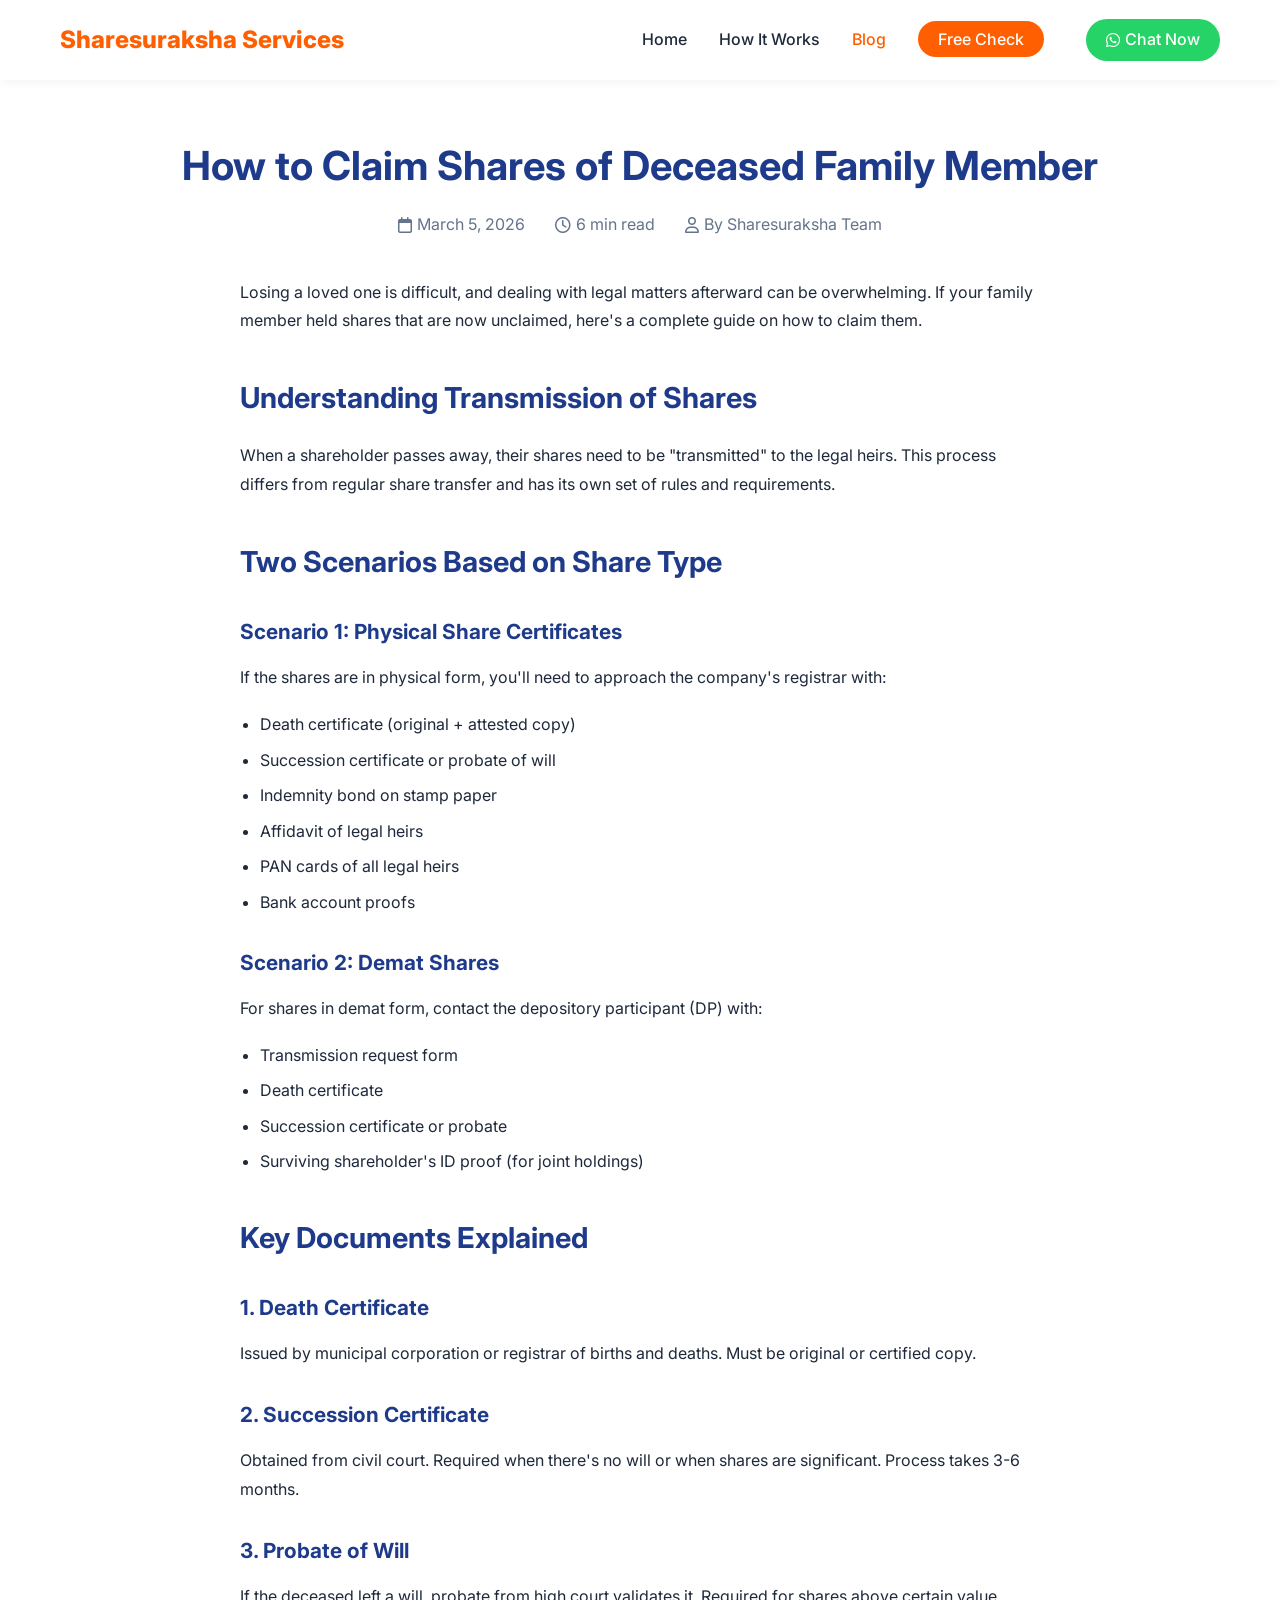
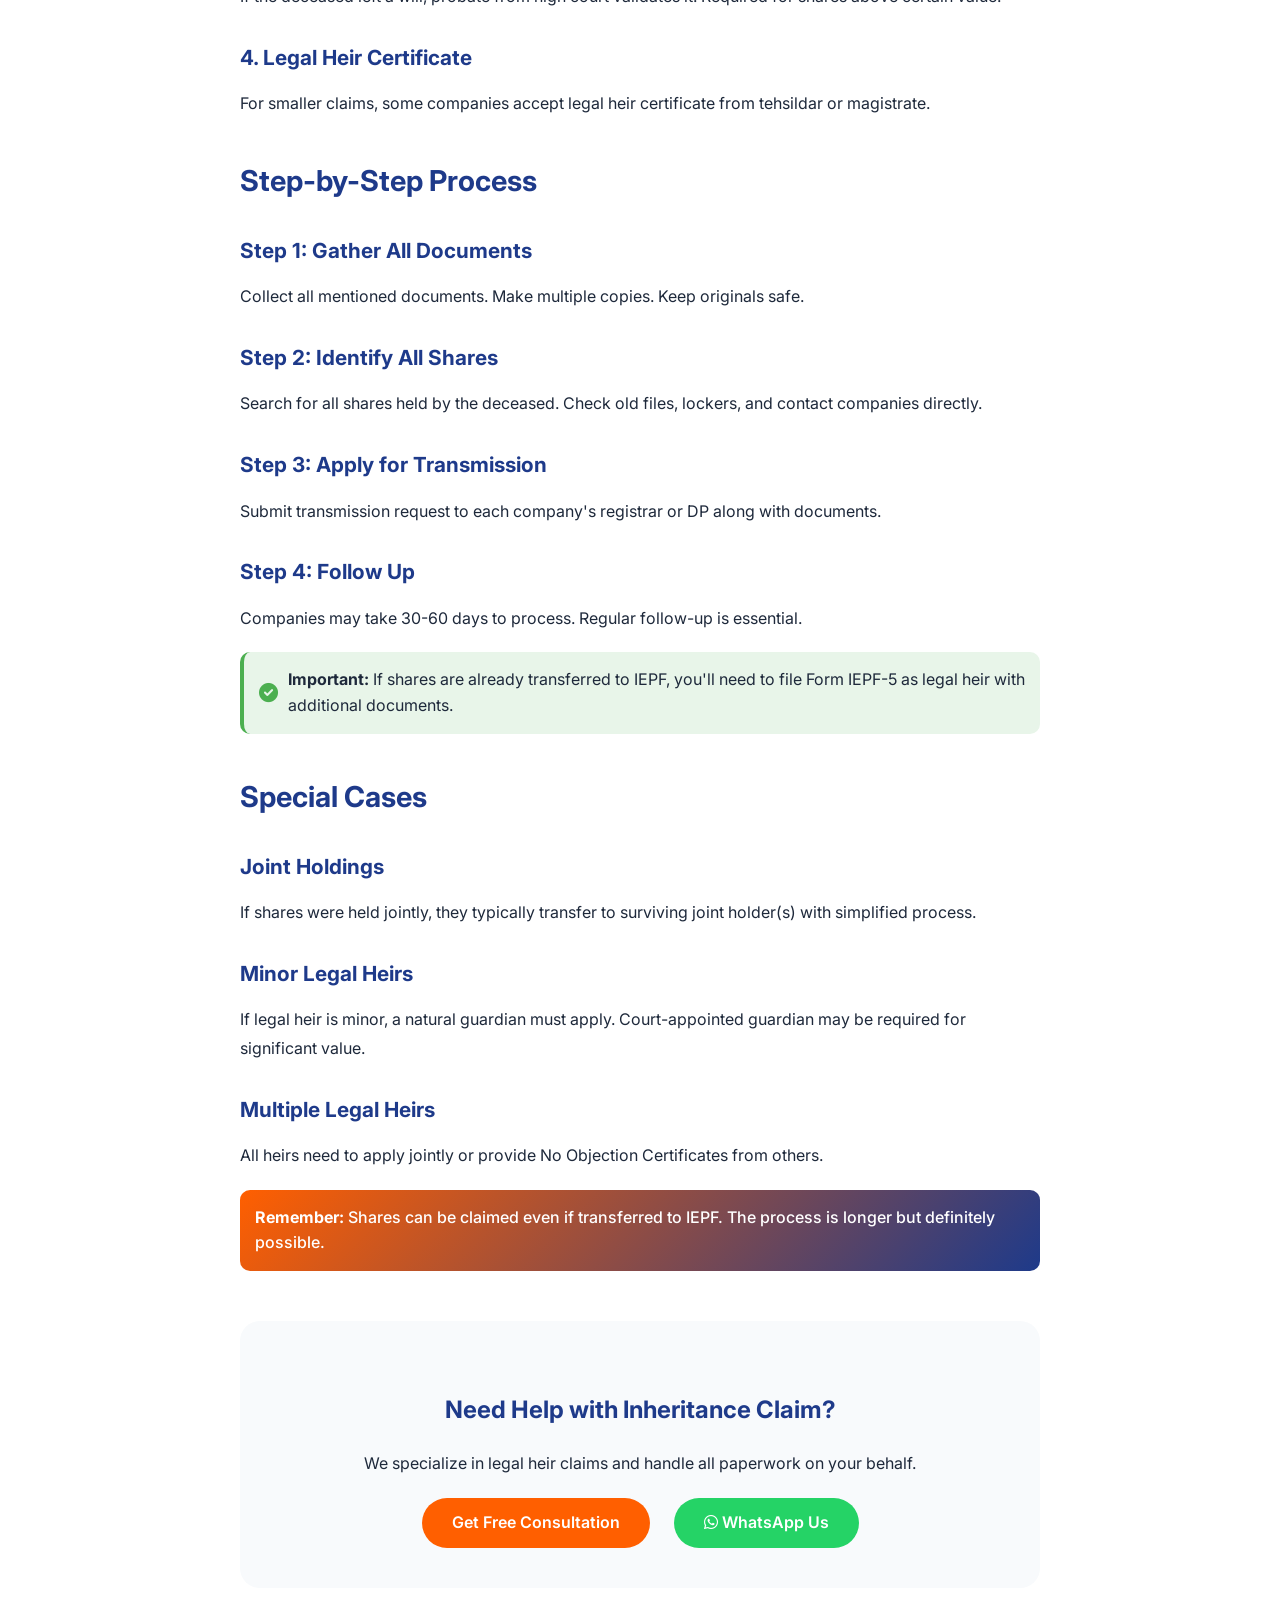
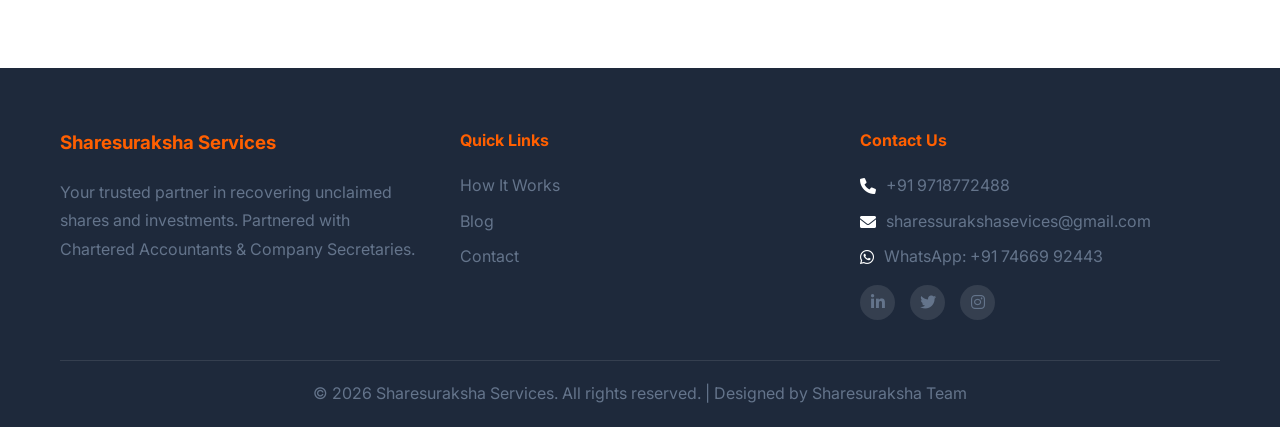
<file: blog-post-3.html>
<!DOCTYPE html>
<html lang="en">
<head>
    <meta charset="UTF-8">
    <meta name="viewport" content="width=device-width, initial-scale=1.0">
    <title>How to Claim Shares of Deceased Family Member - Sharesuraksha Services</title>
    <meta name="description" content="Complete process for legal heir claims, transmission of shares, and required documents like succession certificate and death certificate.">
    
    <link rel="preconnect" href="https://fonts.googleapis.com">
    <link rel="preconnect" href="https://fonts.gstatic.com" crossorigin>
    <link href="https://fonts.googleapis.com/css2?family=Inter:wght@400;500;600;700;800&display=swap" rel="stylesheet">
    <link rel="stylesheet" href="https://cdnjs.cloudflare.com/ajax/libs/font-awesome/6.0.0/css/all.min.css">
    <link rel="stylesheet" href="css/style.css">
</head>
<body>
    <header class="header">
        <nav class="navbar container">
            <a href="index.html" class="logo">Sharesuraksha Services</a>
            <div class="nav-toggle" id="navToggle">
                <i class="fas fa-bars"></i>
            </div>
            <ul class="nav-menu" id="navMenu">
                <li><a href="index.html">Home</a></li>
                <li><a href="how-it-works.html">How It Works</a></li>
                <li><a href="blog.html" class="active">Blog</a></li>
                <li><a href="index.html#contact" class="nav-cta">Free Check</a></li>
                <li class="nav-whatsapp">
                    <a href="https://wa.me/917466992443?text=Hi%2C%20I%20need%20help%20with%20inheritance%20claim." 
                       target="_blank" 
                       class="nav-whatsapp-btn">
                        <i class="fab fa-whatsapp"></i> Chat Now
                    </a>
                </li>
            </ul>
        </nav>
    </header>

    <article class="blog-post">
        <div class="container">
            <div class="blog-post-header">
                <h1>How to Claim Shares of Deceased Family Member</h1>
                <div class="blog-post-meta">
                    <span><i class="far fa-calendar"></i> March 5, 2026</span>
                    <span><i class="far fa-clock"></i> 6 min read</span>
                    <span><i class="far fa-user"></i> By Sharesuraksha Team</span>
                </div>
            </div>

            <div class="blog-post-content">
                <p>Losing a loved one is difficult, and dealing with legal matters afterward can be overwhelming. If your family member held shares that are now unclaimed, here's a complete guide on how to claim them.</p>

                <h2>Understanding Transmission of Shares</h2>
                <p>When a shareholder passes away, their shares need to be "transmitted" to the legal heirs. This process differs from regular share transfer and has its own set of rules and requirements.</p>

                <h2>Two Scenarios Based on Share Type</h2>
                
                <h3>Scenario 1: Physical Share Certificates</h3>
                <p>If the shares are in physical form, you'll need to approach the company's registrar with:</p>
                <ul>
                    <li>Death certificate (original + attested copy)</li>
                    <li>Succession certificate or probate of will</li>
                    <li>Indemnity bond on stamp paper</li>
                    <li>Affidavit of legal heirs</li>
                    <li>PAN cards of all legal heirs</li>
                    <li>Bank account proofs</li>
                </ul>

                <h3>Scenario 2: Demat Shares</h3>
                <p>For shares in demat form, contact the depository participant (DP) with:</p>
                <ul>
                    <li>Transmission request form</li>
                    <li>Death certificate</li>
                    <li>Succession certificate or probate</li>
                    <li>Surviving shareholder's ID proof (for joint holdings)</li>
                </ul>

                <h2>Key Documents Explained</h2>

                <h3>1. Death Certificate</h3>
                <p>Issued by municipal corporation or registrar of births and deaths. Must be original or certified copy.</p>

                <h3>2. Succession Certificate</h3>
                <p>Obtained from civil court. Required when there's no will or when shares are significant. Process takes 3-6 months.</p>

                <h3>3. Probate of Will</h3>
                <p>If the deceased left a will, probate from high court validates it. Required for shares above certain value.</p>

                <h3>4. Legal Heir Certificate</h3>
                <p>For smaller claims, some companies accept legal heir certificate from tehsildar or magistrate.</p>

                <h2>Step-by-Step Process</h2>

                <h3>Step 1: Gather All Documents</h3>
                <p>Collect all mentioned documents. Make multiple copies. Keep originals safe.</p>

                <h3>Step 2: Identify All Shares</h3>
                <p>Search for all shares held by the deceased. Check old files, lockers, and contact companies directly.</p>

                <h3>Step 3: Apply for Transmission</h3>
                <p>Submit transmission request to each company's registrar or DP along with documents.</p>

                <h3>Step 4: Follow Up</h3>
                <p>Companies may take 30-60 days to process. Regular follow-up is essential.</p>

                <div class="step-note success-note">
                    <i class="fas fa-check-circle"></i>
                    <span><strong>Important:</strong> If shares are already transferred to IEPF, you'll need to file Form IEPF-5 as legal heir with additional documents.</span>
                </div>

                <h2>Special Cases</h2>

                <h3>Joint Holdings</h3>
                <p>If shares were held jointly, they typically transfer to surviving joint holder(s) with simplified process.</p>

                <h3>Minor Legal Heirs</h3>
                <p>If legal heir is minor, a natural guardian must apply. Court-appointed guardian may be required for significant value.</p>

                <h3>Multiple Legal Heirs</h3>
                <p>All heirs need to apply jointly or provide No Objection Certificates from others.</p>

                <div class="highlight-text">
                    <strong>Remember:</strong> Shares can be claimed even if transferred to IEPF. The process is longer but definitely possible.
                </div>

                <div class="blog-cta">
                    <h3>Need Help with Inheritance Claim?</h3>
                    <p>We specialize in legal heir claims and handle all paperwork on your behalf.</p>
                    <a href="index.html#contact" class="btn btn-primary">Get Free Consultation</a>
                    <a href="https://wa.me/917466992443" class="btn btn-success" target="_blank"><i class="fab fa-whatsapp"></i> WhatsApp Us</a>
                </div>
            </div>
        </div>
    </article>

    <footer class="footer">
        <div class="container">
            <div class="footer-content">
                <div class="footer-section">
                    <h3>Sharesuraksha Services</h3>
                    <p>Your trusted partner in recovering unclaimed shares and investments. Partnered with Chartered Accountants & Company Secretaries.</p>
                </div>
                <div class="footer-section">
                    <h4>Quick Links</h4>
                    <ul>
                        <li><a href="how-it-works.html">How It Works</a></li>
                        <li><a href="blog.html">Blog</a></li>
                        <li><a href="index.html#contact">Contact</a></li>
                    </ul>
                </div>
                <div class="footer-section">
    <h4>Contact Us</h4>
    <ul class="contact-info">
        <li><i class="fas fa-phone"></i> <a href="tel:9718772488">+91 9718772488</a></li>
        <li><i class="fas fa-envelope"></i> <a href="mailto:sharessurakshasevices@gmail.com">sharessurakshasevices@gmail.com</a></li>
        <li><i class="fab fa-whatsapp"></i> <a href="https://wa.me/917466992443">WhatsApp: +91 74669 92443</a></li>
    </ul>
    <div class="social-icons">
        <a href="https://www.linkedin.com/company/shares-suraksha-sevices/about/?viewAsMember=true" target="_blank" class="social-icon linkedin"><i class="fab fa-linkedin-in"></i></a>
        <a href="https://x.com/sharessuraksha" target="_blank" class="social-icon twitter"><i class="fab fa-twitter"></i></a>
        <a href="https://www.instagram.com/sharessurakshasevices/" target="_blank" class="social-icon instagram"><i class="fab fa-instagram"></i></a>
    </div>
</div>
            </div>
            <div class="footer-bottom">
                <p>&copy; 2026 Sharesuraksha Services. All rights reserved. | Designed by Sharesuraksha Team</p>
            </div>
        </div>
    </footer>

    <script src="js/main.js"></script>
</body>
</html>
</file>
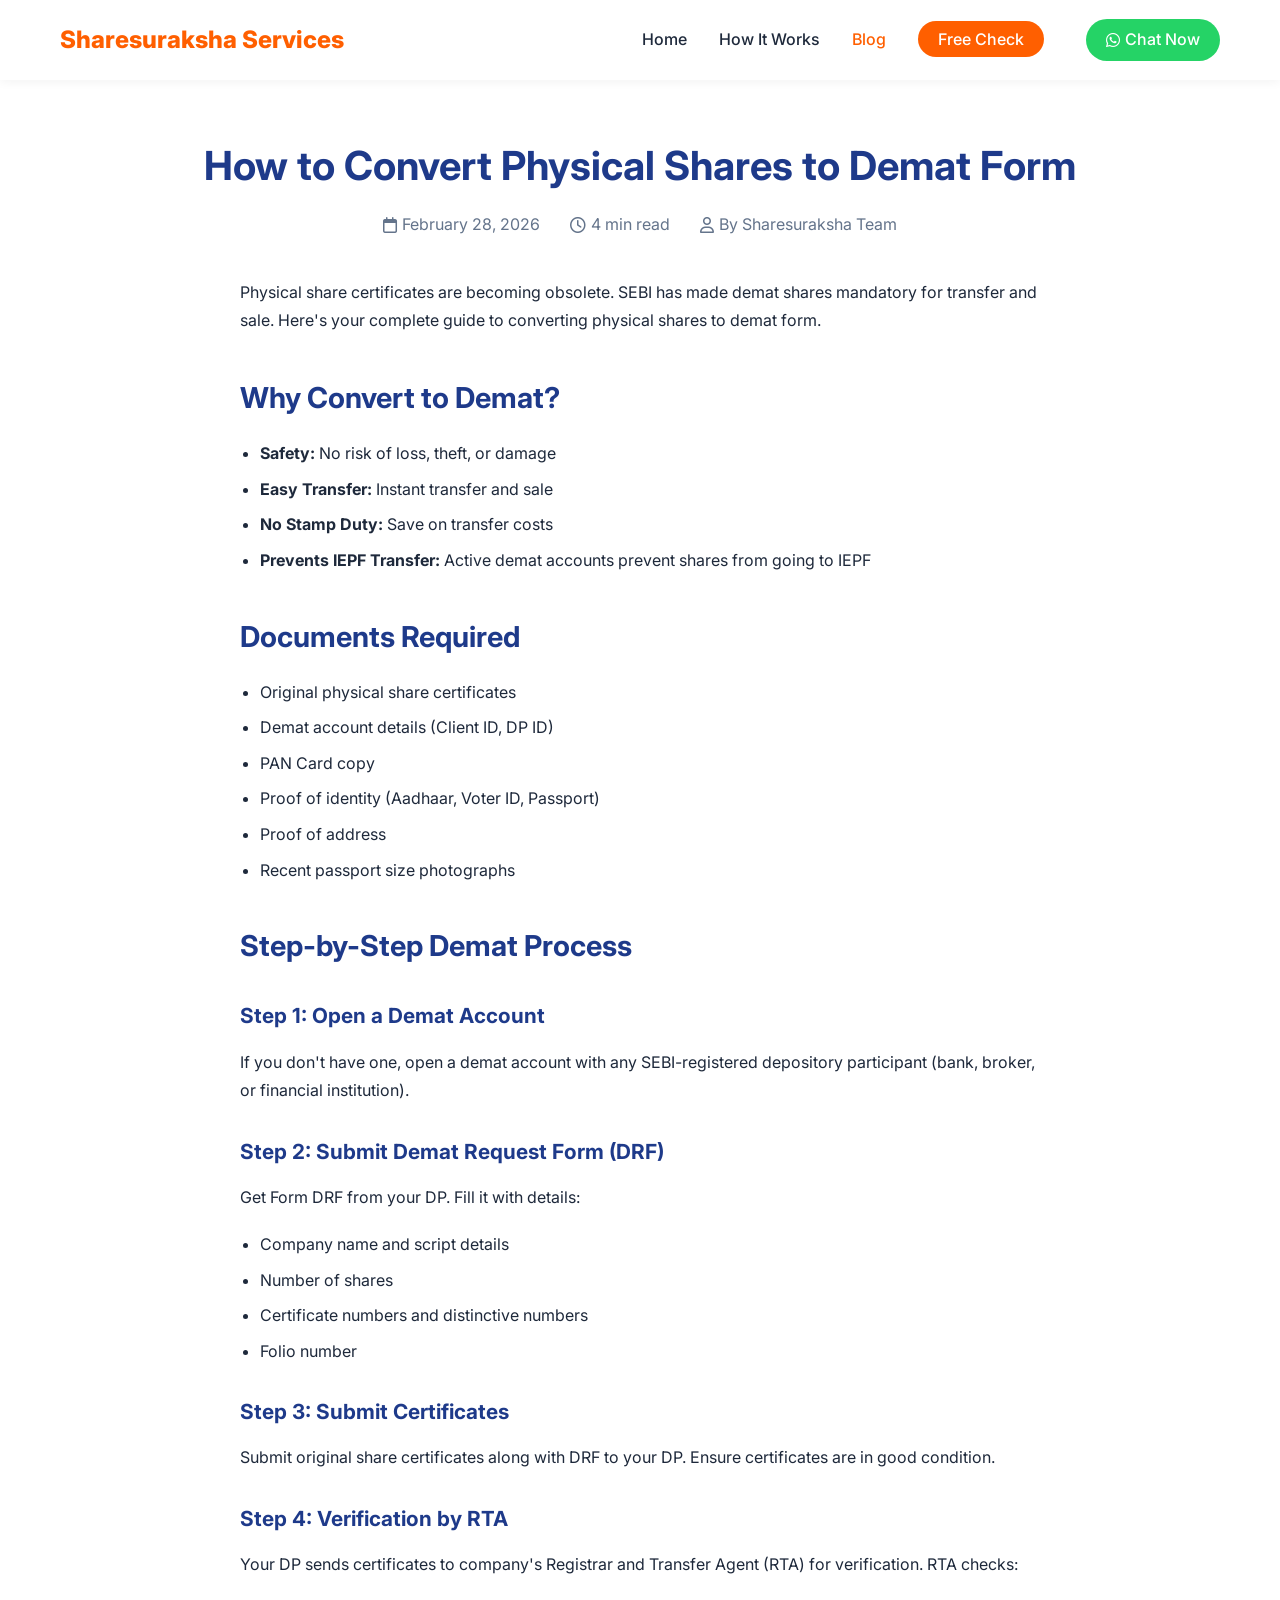
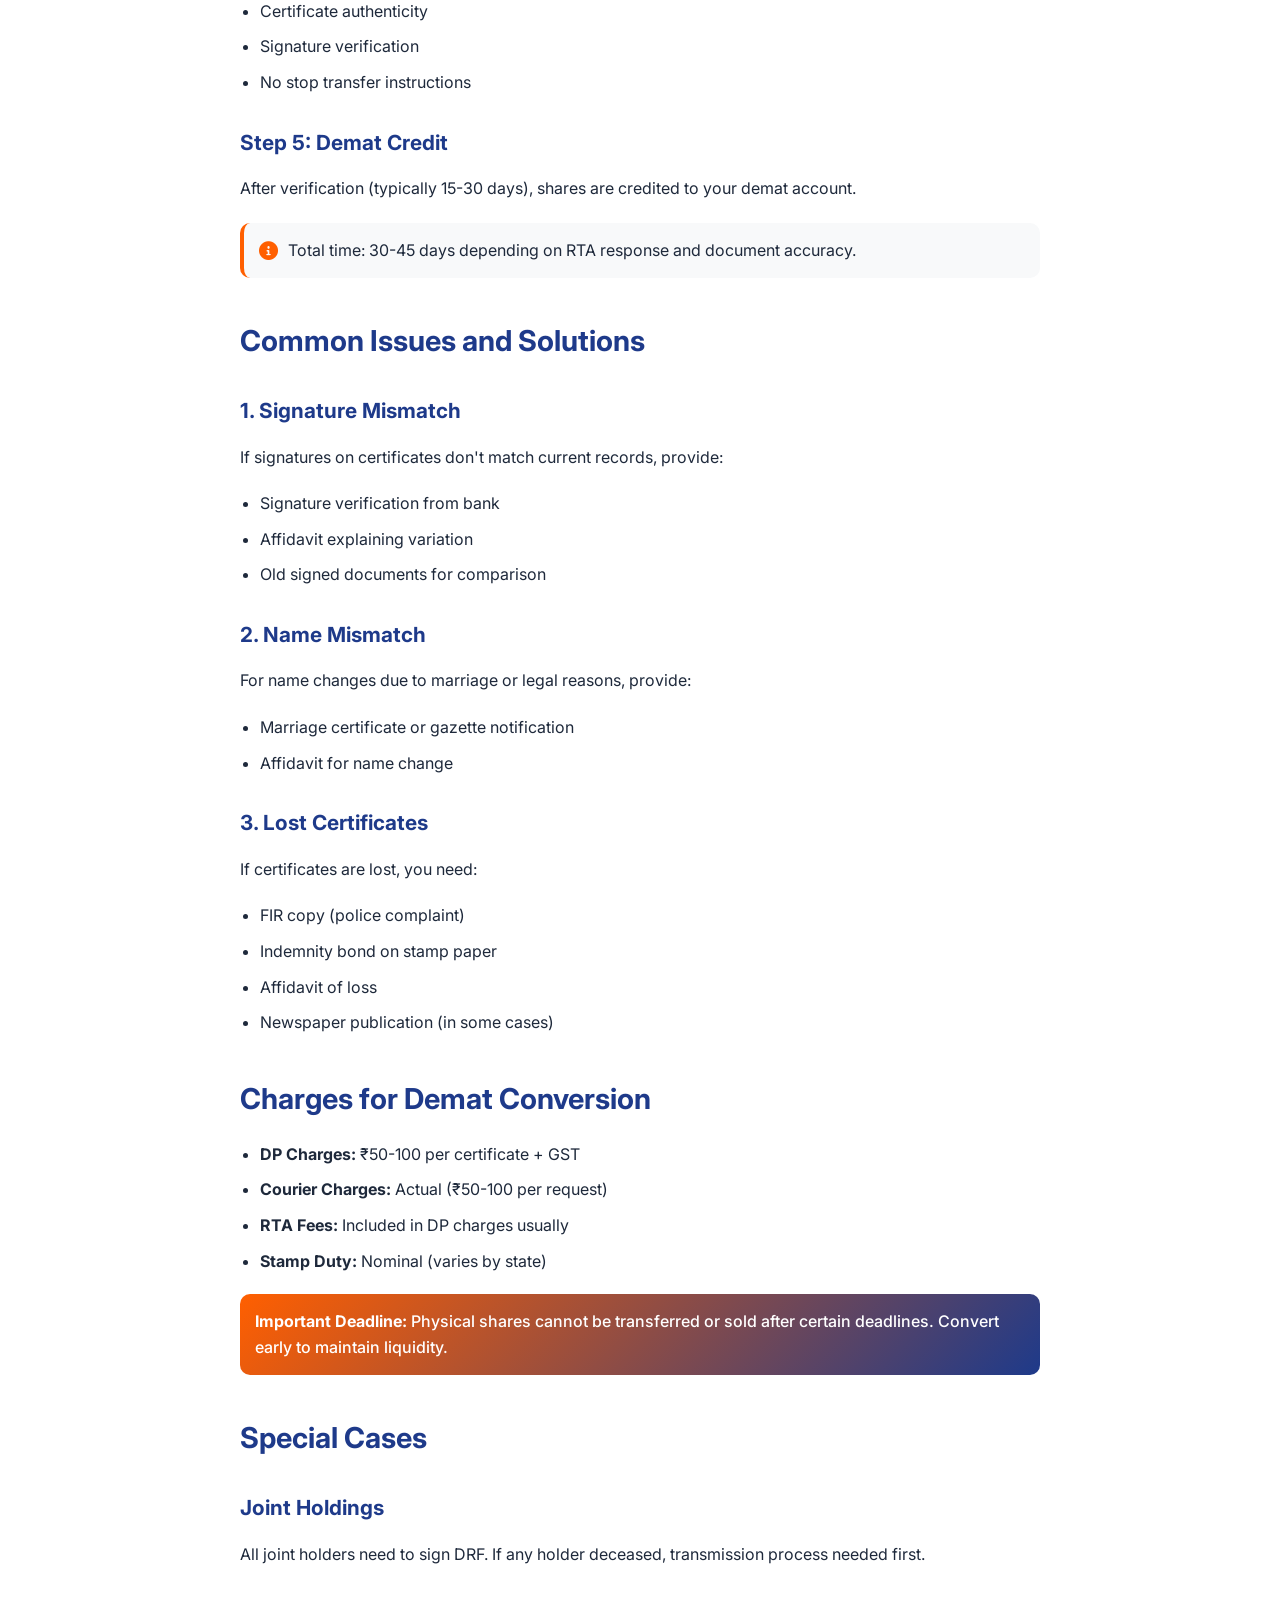
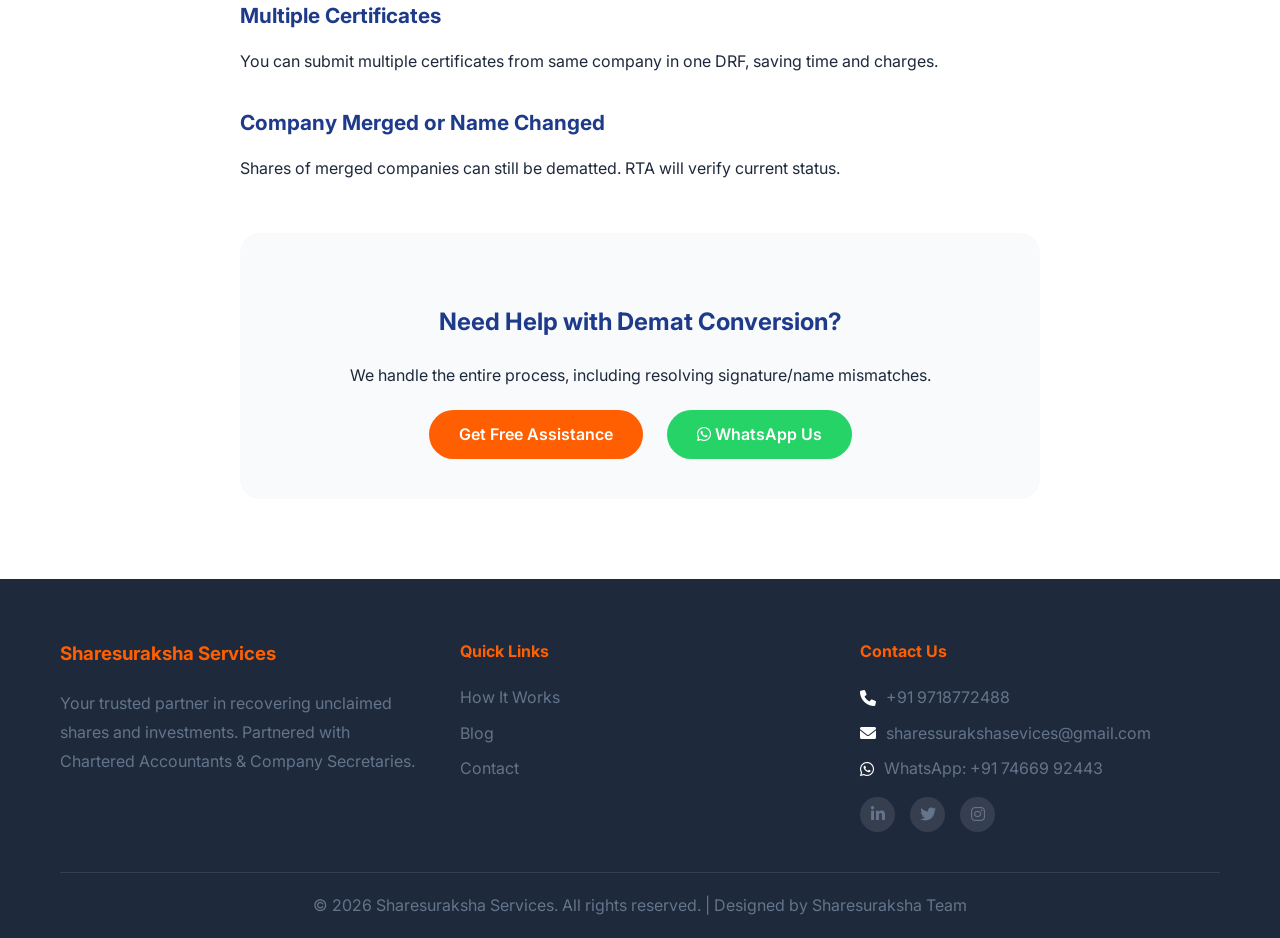
<file: blog-post-4.html>
<!DOCTYPE html>
<html lang="en">
<head>
    <meta charset="UTF-8">
    <meta name="viewport" content="width=device-width, initial-scale=1.0">
    <title>How to Convert Physical Shares to Demat Form - Sharesuraksha Services</title>
    <meta name="description" content="Step-by-step process for dematerializing physical share certificates. Know the forms, charges, and timeline for conversion.">
    
    <link rel="preconnect" href="https://fonts.googleapis.com">
    <link rel="preconnect" href="https://fonts.gstatic.com" crossorigin>
    <link href="https://fonts.googleapis.com/css2?family=Inter:wght@400;500;600;700;800&display=swap" rel="stylesheet">
    <link rel="stylesheet" href="https://cdnjs.cloudflare.com/ajax/libs/font-awesome/6.0.0/css/all.min.css">
    <link rel="stylesheet" href="css/style.css">
</head>
<body>
    <header class="header">
        <nav class="navbar container">
            <a href="index.html" class="logo">Sharesuraksha Services</a>
            <div class="nav-toggle" id="navToggle">
                <i class="fas fa-bars"></i>
            </div>
            <ul class="nav-menu" id="navMenu">
                <li><a href="index.html">Home</a></li>
                <li><a href="how-it-works.html">How It Works</a></li>
                <li><a href="blog.html" class="active">Blog</a></li>
                <li><a href="index.html#contact" class="nav-cta">Free Check</a></li>
                <li class="nav-whatsapp">
                    <a href="https://wa.me/917466992443?text=Hi%2C%20I%20need%20help%20with%20demat%20conversion." 
                       target="_blank" 
                       class="nav-whatsapp-btn">
                        <i class="fab fa-whatsapp"></i> Chat Now
                    </a>
                </li>
            </ul>
        </nav>
    </header>

    <article class="blog-post">
        <div class="container">
            <div class="blog-post-header">
                <h1>How to Convert Physical Shares to Demat Form</h1>
                <div class="blog-post-meta">
                    <span><i class="far fa-calendar"></i> February 28, 2026</span>
                    <span><i class="far fa-clock"></i> 4 min read</span>
                    <span><i class="far fa-user"></i> By Sharesuraksha Team</span>
                </div>
            </div>

            <div class="blog-post-content">
                <p>Physical share certificates are becoming obsolete. SEBI has made demat shares mandatory for transfer and sale. Here's your complete guide to converting physical shares to demat form.</p>

                <h2>Why Convert to Demat?</h2>
                <ul>
                    <li><strong>Safety:</strong> No risk of loss, theft, or damage</li>
                    <li><strong>Easy Transfer:</strong> Instant transfer and sale</li>
                    <li><strong>No Stamp Duty:</strong> Save on transfer costs</li>
                    <li><strong>Prevents IEPF Transfer:</strong> Active demat accounts prevent shares from going to IEPF</li>
                </ul>

                <h2>Documents Required</h2>
                <ul>
                    <li>Original physical share certificates</li>
                    <li>Demat account details (Client ID, DP ID)</li>
                    <li>PAN Card copy</li>
                    <li>Proof of identity (Aadhaar, Voter ID, Passport)</li>
                    <li>Proof of address</li>
                    <li>Recent passport size photographs</li>
                </ul>

                <h2>Step-by-Step Demat Process</h2>

                <h3>Step 1: Open a Demat Account</h3>
                <p>If you don't have one, open a demat account with any SEBI-registered depository participant (bank, broker, or financial institution).</p>

                <h3>Step 2: Submit Demat Request Form (DRF)</h3>
                <p>Get Form DRF from your DP. Fill it with details:</p>
                <ul>
                    <li>Company name and script details</li>
                    <li>Number of shares</li>
                    <li>Certificate numbers and distinctive numbers</li>
                    <li>Folio number</li>
                </ul>

                <h3>Step 3: Submit Certificates</h3>
                <p>Submit original share certificates along with DRF to your DP. Ensure certificates are in good condition.</p>

                <h3>Step 4: Verification by RTA</h3>
                <p>Your DP sends certificates to company's Registrar and Transfer Agent (RTA) for verification. RTA checks:</p>
                <ul>
                    <li>Certificate authenticity</li>
                    <li>Signature verification</li>
                    <li>No stop transfer instructions</li>
                </ul>

                <h3>Step 5: Demat Credit</h3>
                <p>After verification (typically 15-30 days), shares are credited to your demat account.</p>

                <div class="step-note">
                    <i class="fas fa-info-circle"></i>
                    <span>Total time: 30-45 days depending on RTA response and document accuracy.</span>
                </div>

                <h2>Common Issues and Solutions</h2>

                <h3>1. Signature Mismatch</h3>
                <p>If signatures on certificates don't match current records, provide:</p>
                <ul>
                    <li>Signature verification from bank</li>
                    <li>Affidavit explaining variation</li>
                    <li>Old signed documents for comparison</li>
                </ul>

                <h3>2. Name Mismatch</h3>
                <p>For name changes due to marriage or legal reasons, provide:</p>
                <ul>
                    <li>Marriage certificate or gazette notification</li>
                    <li>Affidavit for name change</li>
                </ul>

                <h3>3. Lost Certificates</h3>
                <p>If certificates are lost, you need:</p>
                <ul>
                    <li>FIR copy (police complaint)</li>
                    <li>Indemnity bond on stamp paper</li>
                    <li>Affidavit of loss</li>
                    <li>Newspaper publication (in some cases)</li>
                </ul>

                <h2>Charges for Demat Conversion</h2>
                <ul>
                    <li><strong>DP Charges:</strong> ₹50-100 per certificate + GST</li>
                    <li><strong>Courier Charges:</strong> Actual (₹50-100 per request)</li>
                    <li><strong>RTA Fees:</strong> Included in DP charges usually</li>
                    <li><strong>Stamp Duty:</strong> Nominal (varies by state)</li>
                </ul>

                <div class="highlight-text">
                    <strong>Important Deadline:</strong> Physical shares cannot be transferred or sold after certain deadlines. Convert early to maintain liquidity.
                </div>

                <h2>Special Cases</h2>

                <h3>Joint Holdings</h3>
                <p>All joint holders need to sign DRF. If any holder deceased, transmission process needed first.</p>

                <h3>Multiple Certificates</h3>
                <p>You can submit multiple certificates from same company in one DRF, saving time and charges.</p>

                <h3>Company Merged or Name Changed</h3>
                <p>Shares of merged companies can still be dematted. RTA will verify current status.</p>

                <div class="blog-cta">
                    <h3>Need Help with Demat Conversion?</h3>
                    <p>We handle the entire process, including resolving signature/name mismatches.</p>
                    <a href="index.html#contact" class="btn btn-primary">Get Free Assistance</a>
                    <a href="https://wa.me/917466992443" class="btn btn-success" target="_blank"><i class="fab fa-whatsapp"></i> WhatsApp Us</a>
                </div>
            </div>
        </div>
    </article>

    <footer class="footer">
        <div class="container">
            <div class="footer-content">
                <div class="footer-section">
                    <h3>Sharesuraksha Services</h3>
                    <p>Your trusted partner in recovering unclaimed shares and investments. Partnered with Chartered Accountants & Company Secretaries.</p>
                </div>
                <div class="footer-section">
                    <h4>Quick Links</h4>
                    <ul>
                        <li><a href="how-it-works.html">How It Works</a></li>
                        <li><a href="blog.html">Blog</a></li>
                        <li><a href="index.html#contact">Contact</a></li>
                    </ul>
                </div>
                <div class="footer-section">
    <h4>Contact Us</h4>
    <ul class="contact-info">
        <li><i class="fas fa-phone"></i> <a href="tel:9718772488">+91 9718772488</a></li>
        <li><i class="fas fa-envelope"></i> <a href="mailto:sharessurakshasevices@gmail.com">sharessurakshasevices@gmail.com</a></li>
        <li><i class="fab fa-whatsapp"></i> <a href="https://wa.me/917466992443">WhatsApp: +91 74669 92443</a></li>
    </ul>
    <div class="social-icons">
        <a href="https://www.linkedin.com/company/shares-suraksha-sevices/about/?viewAsMember=true" target="_blank" class="social-icon linkedin"><i class="fab fa-linkedin-in"></i></a>
        <a href="https://x.com/sharessuraksha" target="_blank" class="social-icon twitter"><i class="fab fa-twitter"></i></a>
        <a href="https://www.instagram.com/sharessurakshasevices/" target="_blank" class="social-icon instagram"><i class="fab fa-instagram"></i></a>
    </div>
</div>
            </div>
            <div class="footer-bottom">
                <p>&copy; 2026 Sharesuraksha Services. All rights reserved. | Designed by Sharesuraksha Team</p>
            </div>
        </div>
    </footer>

    <script src="js/main.js"></script>
</body>
</html>
</file>
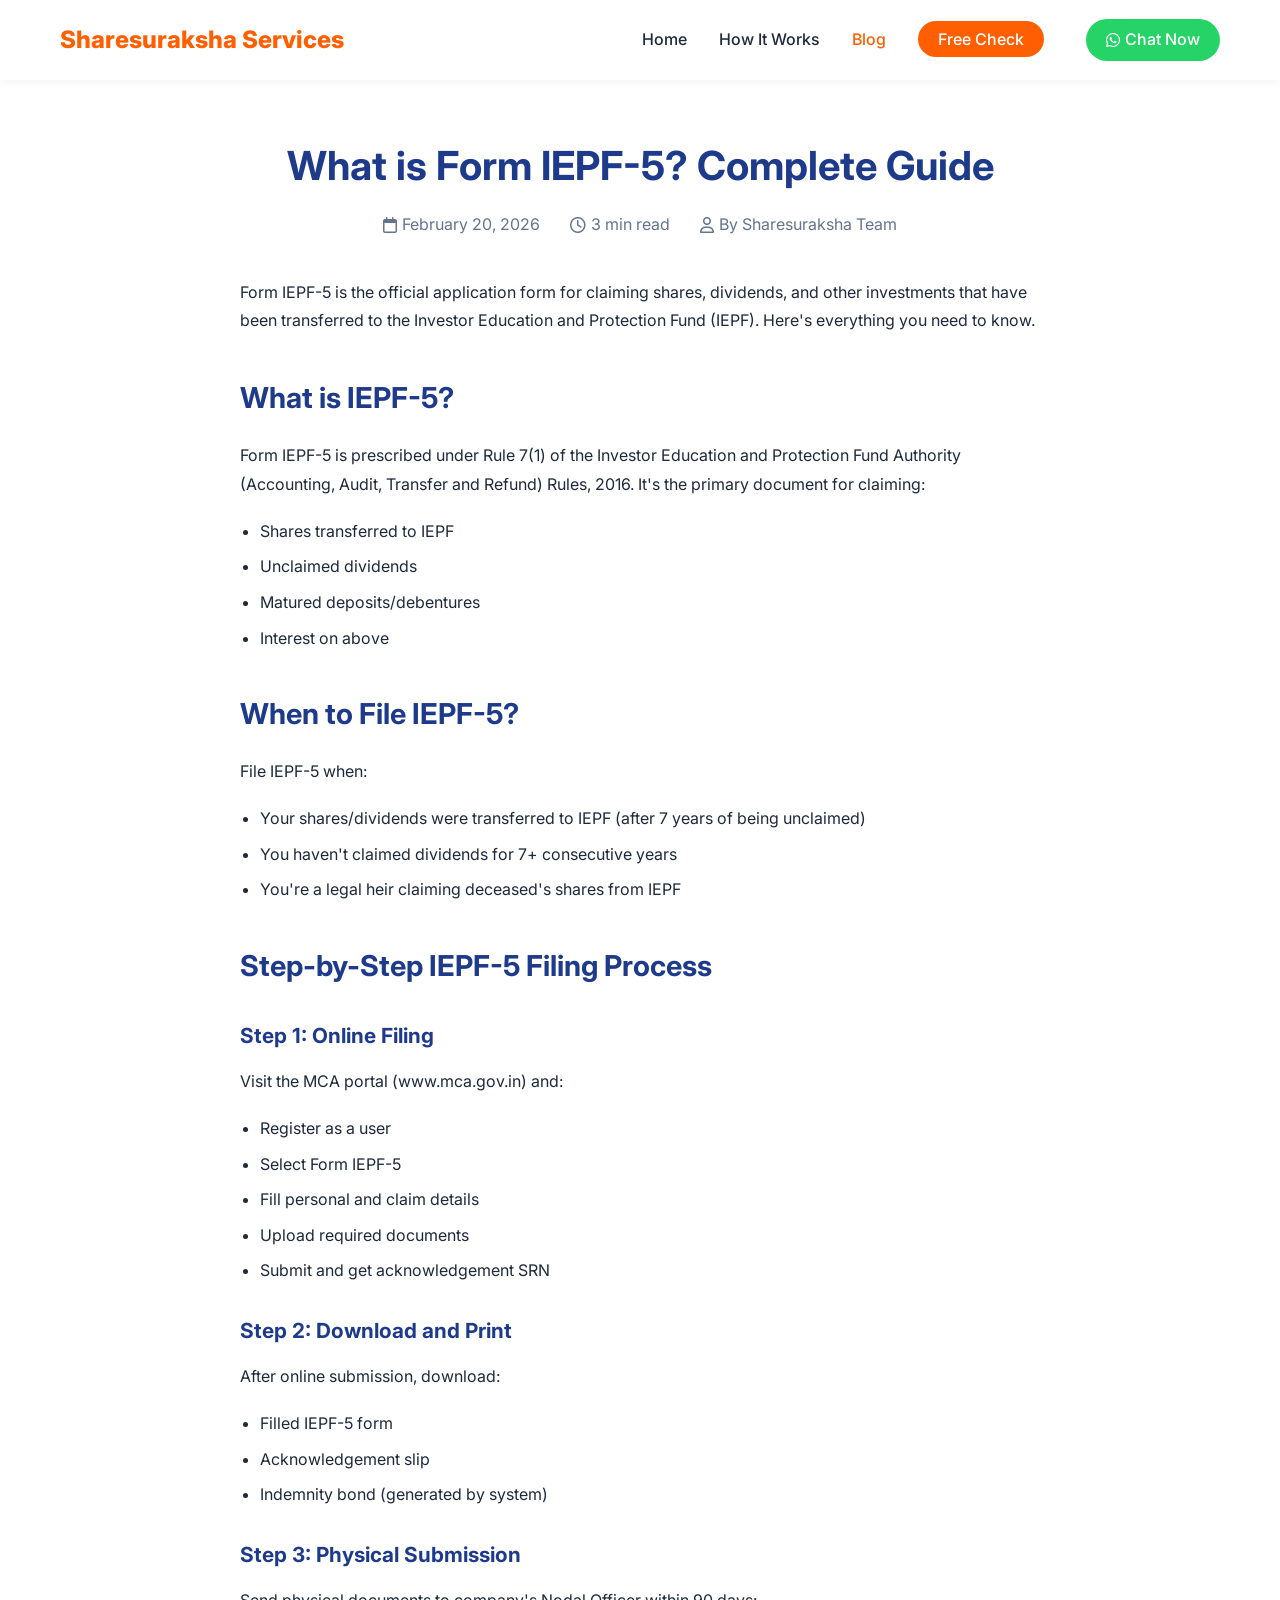
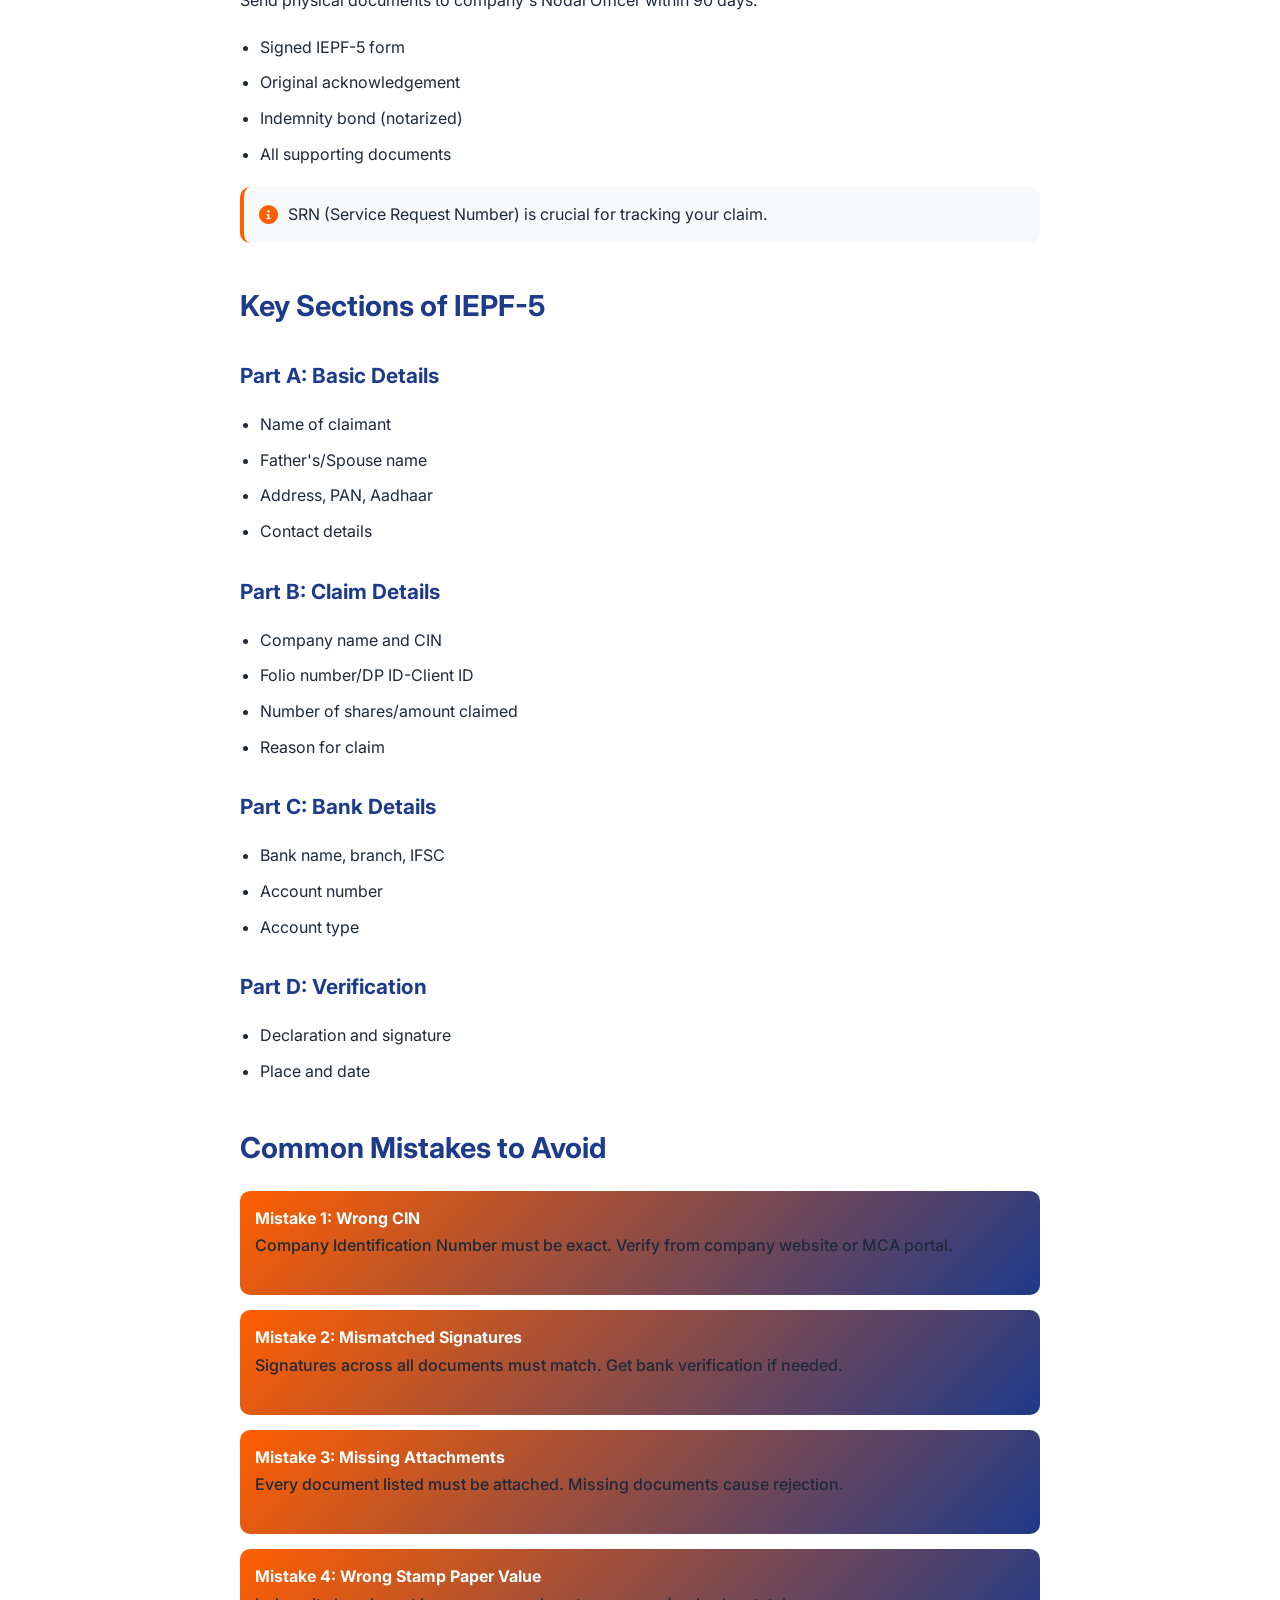
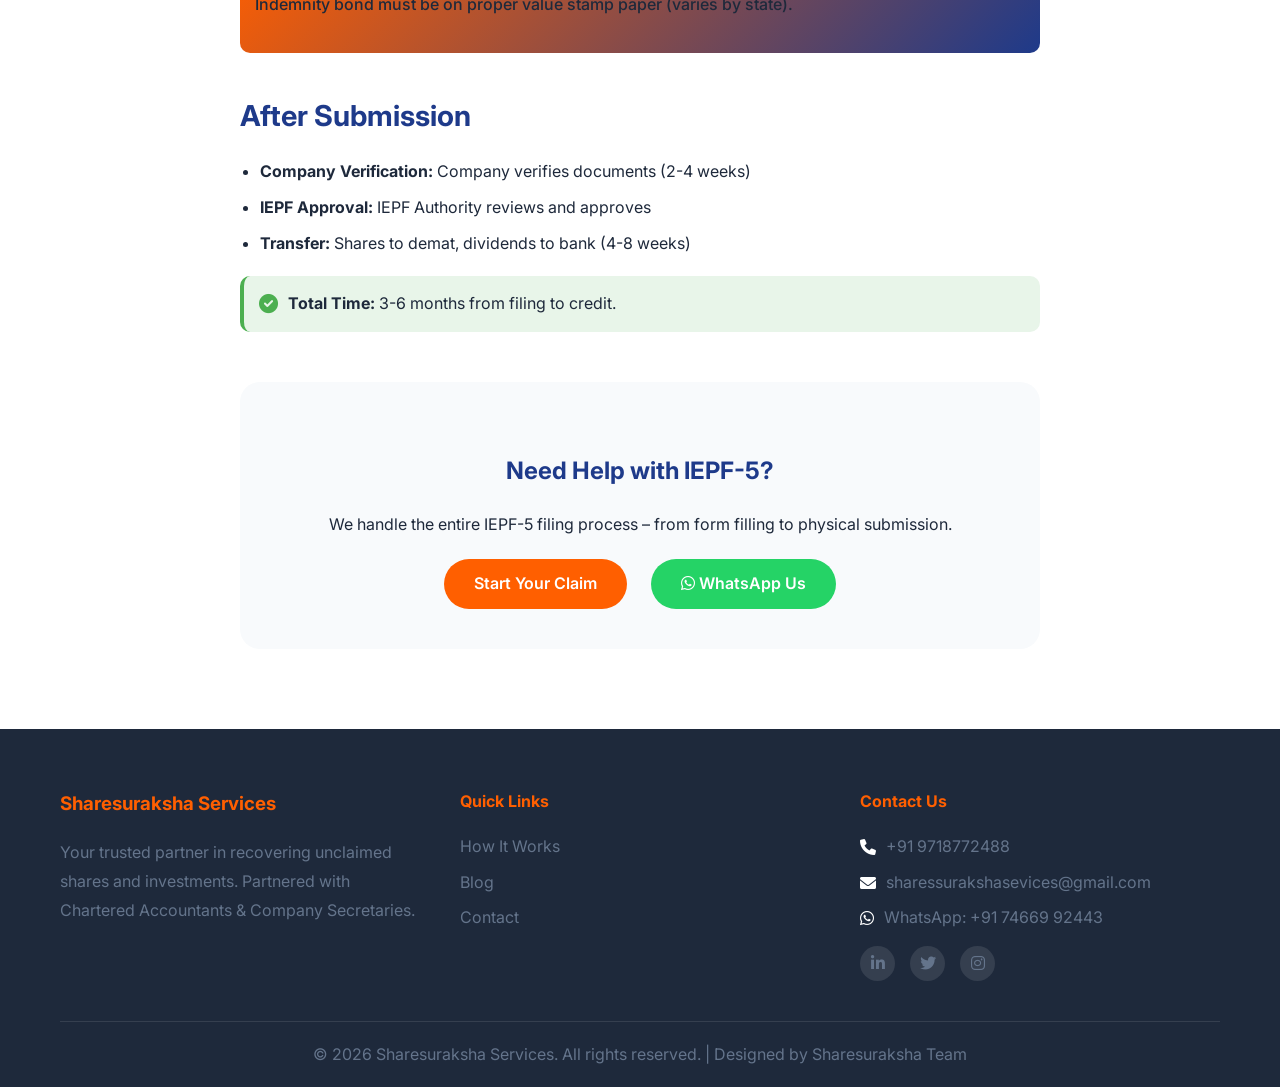
<file: blog-post-5.html>
<!DOCTYPE html>
<html lang="en">
<head>
    <meta charset="UTF-8">
    <meta name="viewport" content="width=device-width, initial-scale=1.0">
    <title>What is Form IEPF-5? Complete Guide - Sharesuraksha Services</title>
    <meta name="description" content="Everything you need to know about Form IEPF-5 – how to fill it, where to submit, and common mistakes to avoid.">
    
    <link rel="preconnect" href="https://fonts.googleapis.com">
    <link rel="preconnect" href="https://fonts.gstatic.com" crossorigin>
    <link href="https://fonts.googleapis.com/css2?family=Inter:wght@400;500;600;700;800&display=swap" rel="stylesheet">
    <link rel="stylesheet" href="https://cdnjs.cloudflare.com/ajax/libs/font-awesome/6.0.0/css/all.min.css">
    <link rel="stylesheet" href="css/style.css">
</head>
<body>
    <header class="header">
        <nav class="navbar container">
            <a href="index.html" class="logo">Sharesuraksha Services</a>
            <div class="nav-toggle" id="navToggle">
                <i class="fas fa-bars"></i>
            </div>
            <ul class="nav-menu" id="navMenu">
                <li><a href="index.html">Home</a></li>
                <li><a href="how-it-works.html">How It Works</a></li>
                <li><a href="blog.html" class="active">Blog</a></li>
                <li><a href="index.html#contact" class="nav-cta">Free Check</a></li>
                <li class="nav-whatsapp">
                    <a href="https://wa.me/917466992443?text=Hi%2C%20I%20need%20help%20with%20IEPF-5%20form." 
                       target="_blank" 
                       class="nav-whatsapp-btn">
                        <i class="fab fa-whatsapp"></i> Chat Now
                    </a>
                </li>
            </ul>
        </nav>
    </header>

    <article class="blog-post">
        <div class="container">
            <div class="blog-post-header">
                <h1>What is Form IEPF-5? Complete Guide</h1>
                <div class="blog-post-meta">
                    <span><i class="far fa-calendar"></i> February 20, 2026</span>
                    <span><i class="far fa-clock"></i> 3 min read</span>
                    <span><i class="far fa-user"></i> By Sharesuraksha Team</span>
                </div>
            </div>

            <div class="blog-post-content">
                <p>Form IEPF-5 is the official application form for claiming shares, dividends, and other investments that have been transferred to the Investor Education and Protection Fund (IEPF). Here's everything you need to know.</p>

                <h2>What is IEPF-5?</h2>
                <p>Form IEPF-5 is prescribed under Rule 7(1) of the Investor Education and Protection Fund Authority (Accounting, Audit, Transfer and Refund) Rules, 2016. It's the primary document for claiming:</p>
                <ul>
                    <li>Shares transferred to IEPF</li>
                    <li>Unclaimed dividends</li>
                    <li>Matured deposits/debentures</li>
                    <li>Interest on above</li>
                </ul>

                <h2>When to File IEPF-5?</h2>
                <p>File IEPF-5 when:</p>
                <ul>
                    <li>Your shares/dividends were transferred to IEPF (after 7 years of being unclaimed)</li>
                    <li>You haven't claimed dividends for 7+ consecutive years</li>
                    <li>You're a legal heir claiming deceased's shares from IEPF</li>
                </ul>

                <h2>Step-by-Step IEPF-5 Filing Process</h2>

                <h3>Step 1: Online Filing</h3>
                <p>Visit the MCA portal (www.mca.gov.in) and:</p>
                <ul>
                    <li>Register as a user</li>
                    <li>Select Form IEPF-5</li>
                    <li>Fill personal and claim details</li>
                    <li>Upload required documents</li>
                    <li>Submit and get acknowledgement SRN</li>
                </ul>

                <h3>Step 2: Download and Print</h3>
                <p>After online submission, download:</p>
                <ul>
                    <li>Filled IEPF-5 form</li>
                    <li>Acknowledgement slip</li>
                    <li>Indemnity bond (generated by system)</li>
                </ul>

                <h3>Step 3: Physical Submission</h3>
                <p>Send physical documents to company's Nodal Officer within 90 days:</p>
                <ul>
                    <li>Signed IEPF-5 form</li>
                    <li>Original acknowledgement</li>
                    <li>Indemnity bond (notarized)</li>
                    <li>All supporting documents</li>
                </ul>

                <div class="step-note">
                    <i class="fas fa-info-circle"></i>
                    <span>SRN (Service Request Number) is crucial for tracking your claim.</span>
                </div>

                <h2>Key Sections of IEPF-5</h2>

                <h3>Part A: Basic Details</h3>
                <ul>
                    <li>Name of claimant</li>
                    <li>Father's/Spouse name</li>
                    <li>Address, PAN, Aadhaar</li>
                    <li>Contact details</li>
                </ul>

                <h3>Part B: Claim Details</h3>
                <ul>
                    <li>Company name and CIN</li>
                    <li>Folio number/DP ID-Client ID</li>
                    <li>Number of shares/amount claimed</li>
                    <li>Reason for claim</li>
                </ul>

                <h3>Part C: Bank Details</h3>
                <ul>
                    <li>Bank name, branch, IFSC</li>
                    <li>Account number</li>
                    <li>Account type</li>
                </ul>

                <h3>Part D: Verification</h3>
                <ul>
                    <li>Declaration and signature</li>
                    <li>Place and date</li>
                </ul>

                <h2>Common Mistakes to Avoid</h2>

                <div class="highlight-text">
                    <strong>Mistake 1: Wrong CIN</strong>
                    <p>Company Identification Number must be exact. Verify from company website or MCA portal.</p>
                </div>

                <div class="highlight-text">
                    <strong>Mistake 2: Mismatched Signatures</strong>
                    <p>Signatures across all documents must match. Get bank verification if needed.</p>
                </div>

                <div class="highlight-text">
                    <strong>Mistake 3: Missing Attachments</strong>
                    <p>Every document listed must be attached. Missing documents cause rejection.</p>
                </div>

                <div class="highlight-text">
                    <strong>Mistake 4: Wrong Stamp Paper Value</strong>
                    <p>Indemnity bond must be on proper value stamp paper (varies by state).</p>
                </div>

                <h2>After Submission</h2>
                <ul>
                    <li><strong>Company Verification:</strong> Company verifies documents (2-4 weeks)</li>
                    <li><strong>IEPF Approval:</strong> IEPF Authority reviews and approves</li>
                    <li><strong>Transfer:</strong> Shares to demat, dividends to bank (4-8 weeks)</li>
                </ul>

                <div class="step-note success-note">
                    <i class="fas fa-check-circle"></i>
                    <span><strong>Total Time:</strong> 3-6 months from filing to credit.</span>
                </div>

                <div class="blog-cta">
                    <h3>Need Help with IEPF-5?</h3>
                    <p>We handle the entire IEPF-5 filing process – from form filling to physical submission.</p>
                    <a href="index.html#contact" class="btn btn-primary">Start Your Claim</a>
                    <a href="https://wa.me/917466992443" class="btn btn-success" target="_blank"><i class="fab fa-whatsapp"></i> WhatsApp Us</a>
                </div>
            </div>
        </div>
    </article>

    <footer class="footer">
        <div class="container">
            <div class="footer-content">
                <div class="footer-section">
                    <h3>Sharesuraksha Services</h3>
                    <p>Your trusted partner in recovering unclaimed shares and investments. Partnered with Chartered Accountants & Company Secretaries.</p>
                </div>
                <div class="footer-section">
                    <h4>Quick Links</h4>
                    <ul>
                        <li><a href="how-it-works.html">How It Works</a></li>
                        <li><a href="blog.html">Blog</a></li>
                        <li><a href="index.html#contact">Contact</a></li>
                    </ul>
                </div>
                <div class="footer-section">
    <h4>Contact Us</h4>
    <ul class="contact-info">
        <li><i class="fas fa-phone"></i> <a href="tel:9718772488">+91 9718772488</a></li>
        <li><i class="fas fa-envelope"></i> <a href="mailto:sharessurakshasevices@gmail.com">sharessurakshasevices@gmail.com</a></li>
        <li><i class="fab fa-whatsapp"></i> <a href="https://wa.me/917466992443">WhatsApp: +91 74669 92443</a></li>
    </ul>
    <div class="social-icons">
        <a href="https://www.linkedin.com/company/shares-suraksha-sevices/about/?viewAsMember=true" target="_blank" class="social-icon linkedin"><i class="fab fa-linkedin-in"></i></a>
        <a href="https://x.com/sharessuraksha" target="_blank" class="social-icon twitter"><i class="fab fa-twitter"></i></a>
        <a href="https://www.instagram.com/sharessurakshasevices/" target="_blank" class="social-icon instagram"><i class="fab fa-instagram"></i></a>
    </div>
</div>
            </div>
            <div class="footer-bottom">
                <p>&copy; 2026 Sharesuraksha Services. All rights reserved. | Designed by Sharesuraksha Team</p>
            </div>
        </div>
    </footer>

    <script src="js/main.js"></script>
</body>
</html>
</file>
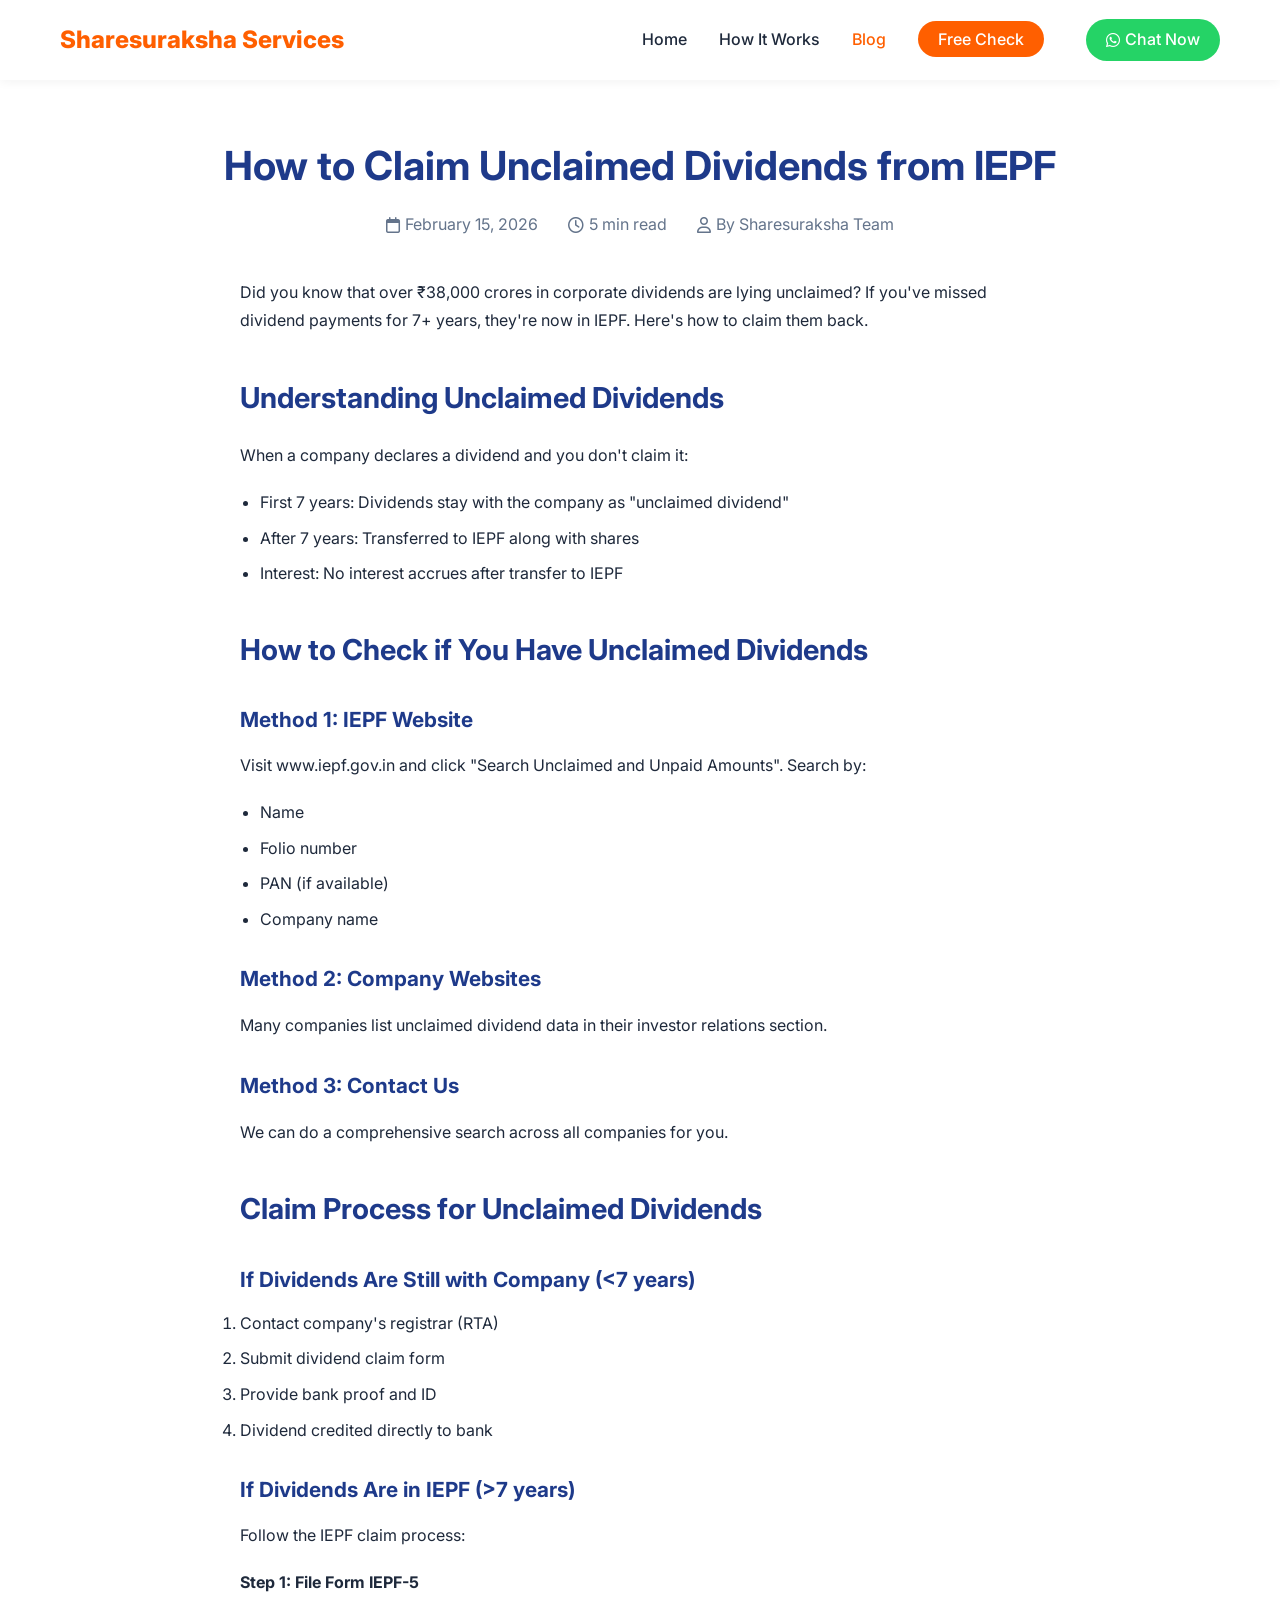
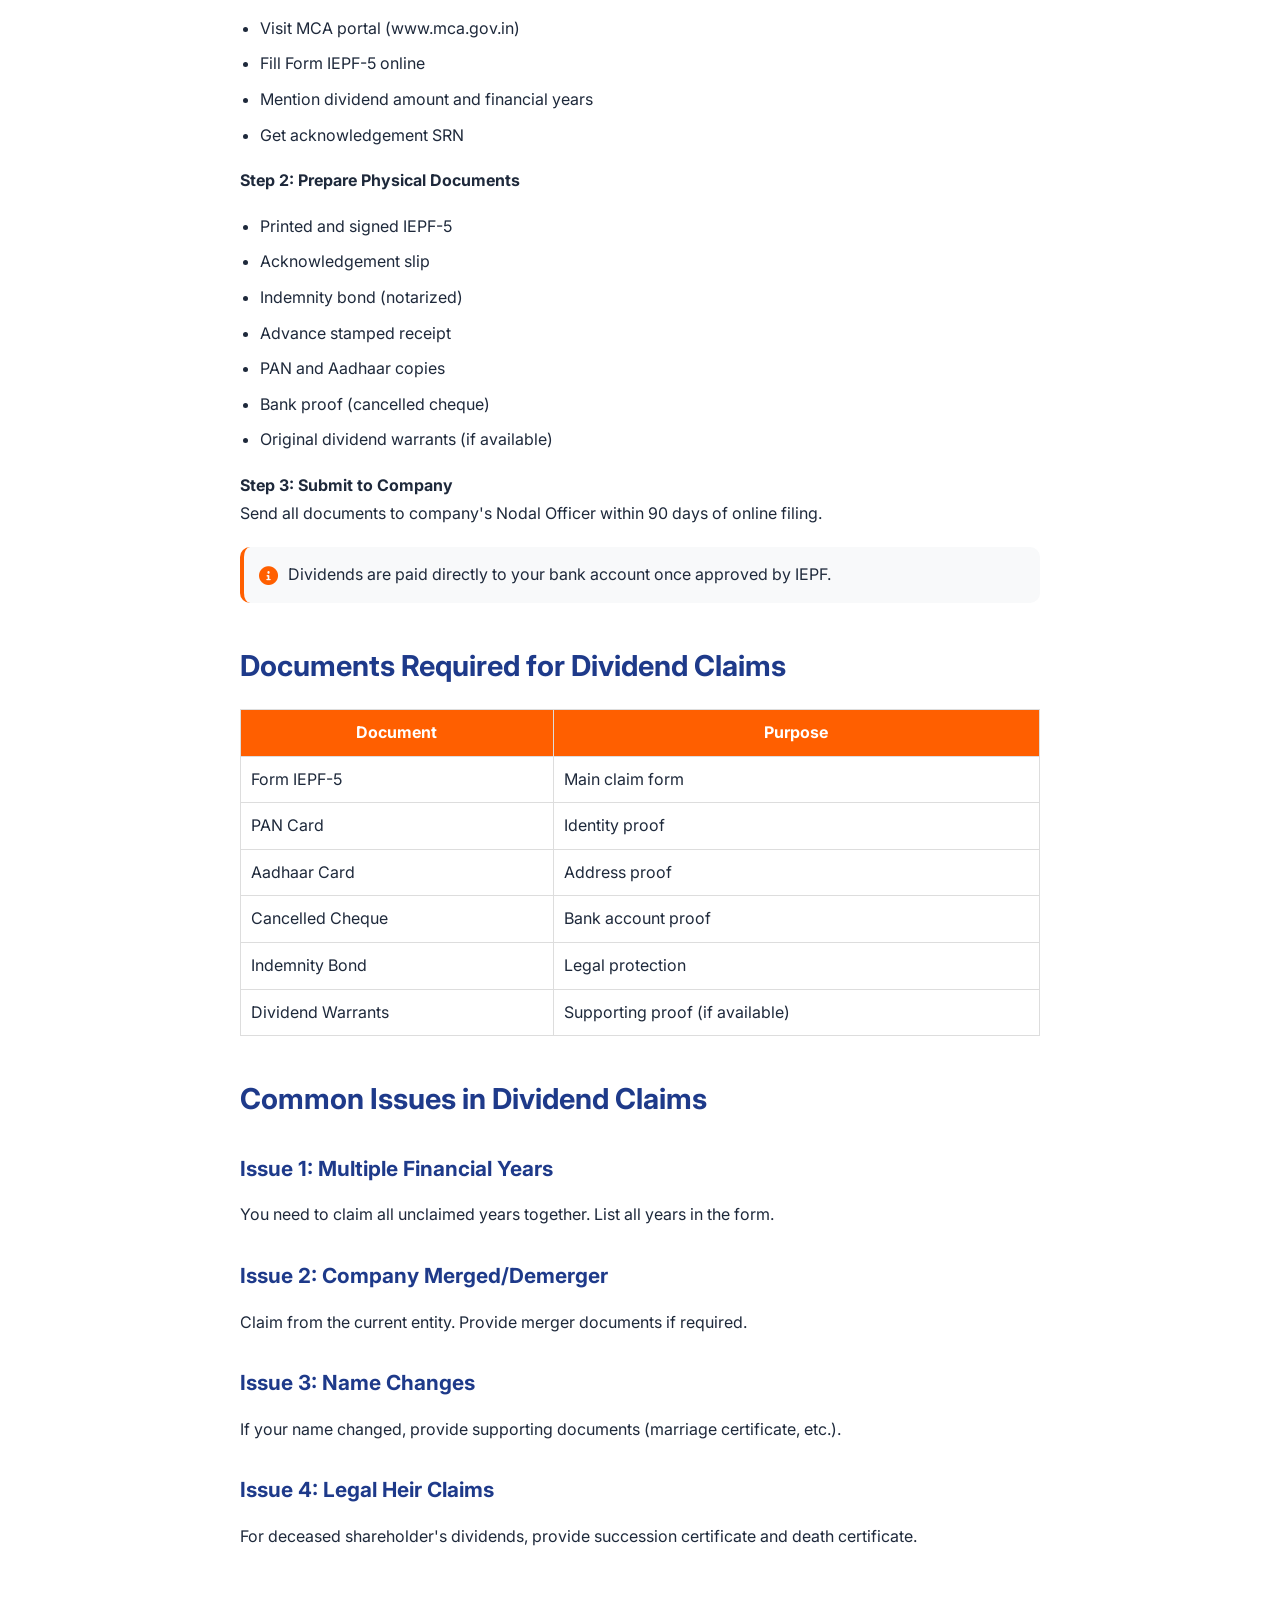
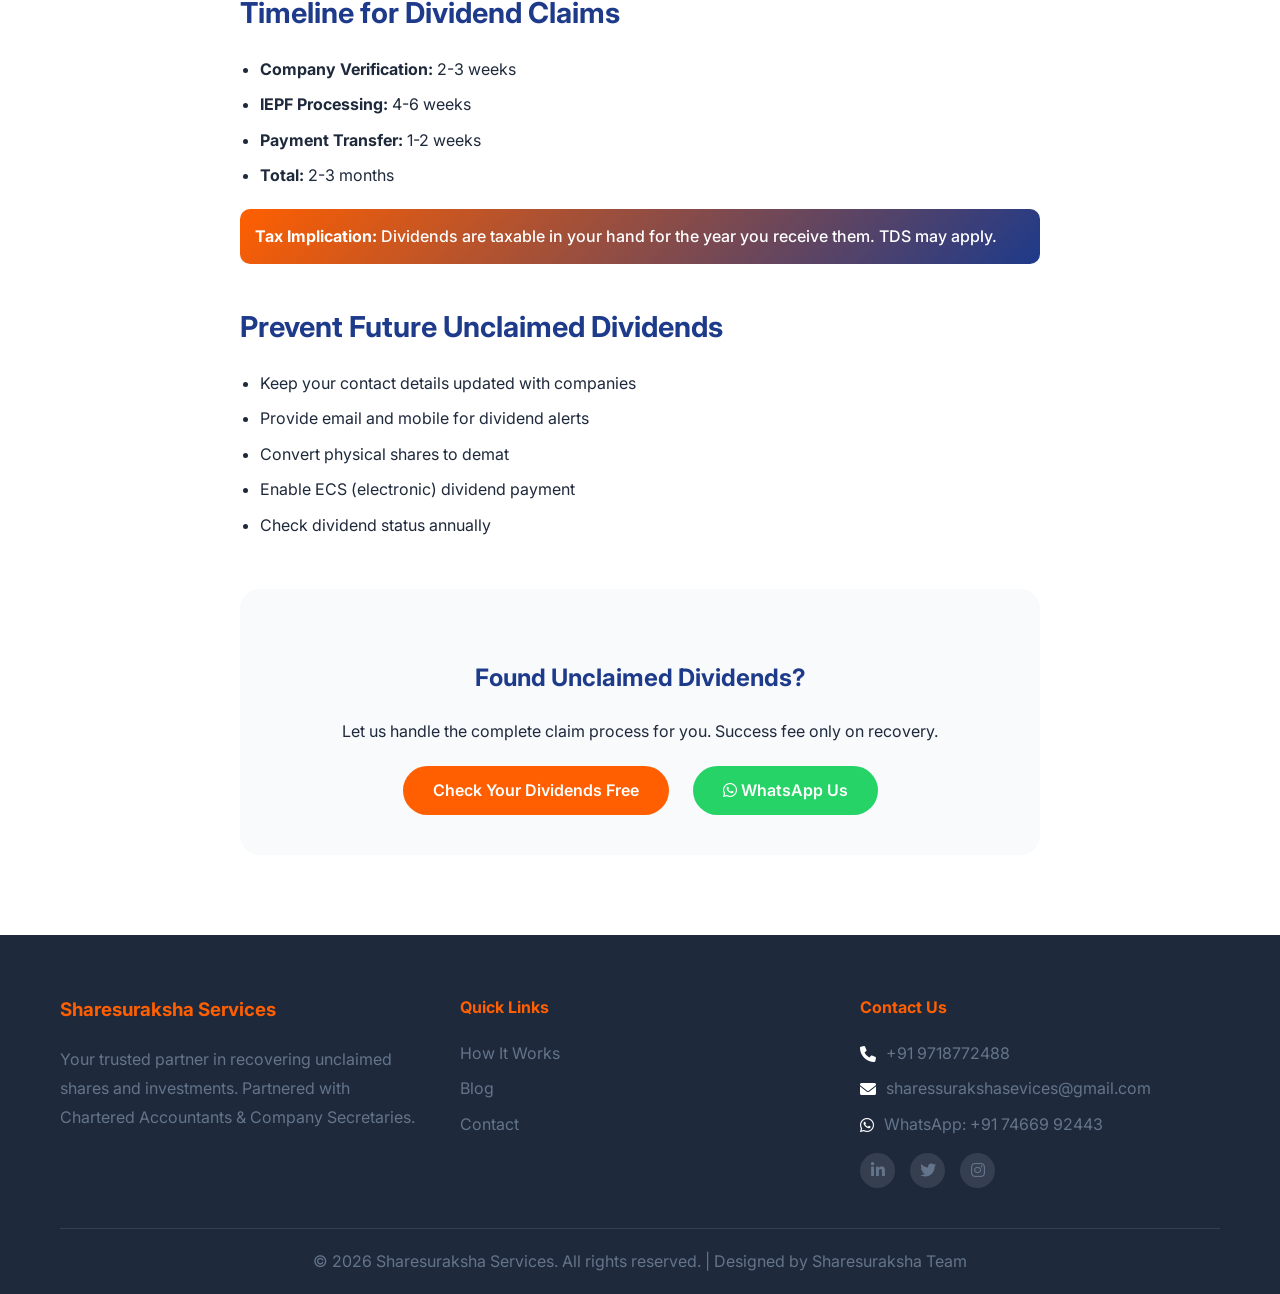
<file: blog-post-6.html>
<!DOCTYPE html>
<html lang="en">
<head>
    <meta charset="UTF-8">
    <meta name="viewport" content="width=device-width, initial-scale=1.0">
    <title>How to Claim Unclaimed Dividends from IEPF - Sharesuraksha Services</title>
    <meta name="description" content="Guide to claiming unclaimed dividends transferred to IEPF. Process, forms, and documents required for dividend recovery.">
    
    <link rel="preconnect" href="https://fonts.googleapis.com">
    <link rel="preconnect" href="https://fonts.gstatic.com" crossorigin>
    <link href="https://fonts.googleapis.com/css2?family=Inter:wght@400;500;600;700;800&display=swap" rel="stylesheet">
    <link rel="stylesheet" href="https://cdnjs.cloudflare.com/ajax/libs/font-awesome/6.0.0/css/all.min.css">
    <link rel="stylesheet" href="css/style.css">
</head>
<body>
    <header class="header">
        <nav class="navbar container">
            <a href="index.html" class="logo">Sharesuraksha Services</a>
            <div class="nav-toggle" id="navToggle">
                <i class="fas fa-bars"></i>
            </div>
            <ul class="nav-menu" id="navMenu">
                <li><a href="index.html">Home</a></li>
                <li><a href="how-it-works.html">How It Works</a></li>
                <li><a href="blog.html" class="active">Blog</a></li>
                <li><a href="index.html#contact" class="nav-cta">Free Check</a></li>
                <li class="nav-whatsapp">
                    <a href="https://wa.me/917466992443?text=Hi%2C%20I%20need%20help%20with%20unclaimed%20dividends." 
                       target="_blank" 
                       class="nav-whatsapp-btn">
                        <i class="fab fa-whatsapp"></i> Chat Now
                    </a>
                </li>
            </ul>
        </nav>
    </header>

    <article class="blog-post">
        <div class="container">
            <div class="blog-post-header">
                <h1>How to Claim Unclaimed Dividends from IEPF</h1>
                <div class="blog-post-meta">
                    <span><i class="far fa-calendar"></i> February 15, 2026</span>
                    <span><i class="far fa-clock"></i> 5 min read</span>
                    <span><i class="far fa-user"></i> By Sharesuraksha Team</span>
                </div>
            </div>

            <div class="blog-post-content">
                <p>Did you know that over ₹38,000 crores in corporate dividends are lying unclaimed? If you've missed dividend payments for 7+ years, they're now in IEPF. Here's how to claim them back.</p>

                <h2>Understanding Unclaimed Dividends</h2>
                <p>When a company declares a dividend and you don't claim it:</p>
                <ul>
                    <li>First 7 years: Dividends stay with the company as "unclaimed dividend"</li>
                    <li>After 7 years: Transferred to IEPF along with shares</li>
                    <li>Interest: No interest accrues after transfer to IEPF</li>
                </ul>

                <h2>How to Check if You Have Unclaimed Dividends</h2>

                <h3>Method 1: IEPF Website</h3>
                <p>Visit www.iepf.gov.in and click "Search Unclaimed and Unpaid Amounts". Search by:</p>
                <ul>
                    <li>Name</li>
                    <li>Folio number</li>
                    <li>PAN (if available)</li>
                    <li>Company name</li>
                </ul>

                <h3>Method 2: Company Websites</h3>
                <p>Many companies list unclaimed dividend data in their investor relations section.</p>

                <h3>Method 3: Contact Us</h3>
                <p>We can do a comprehensive search across all companies for you.</p>

                <h2>Claim Process for Unclaimed Dividends</h2>

                <h3>If Dividends Are Still with Company (<7 years)</h3>
                <ol>
                    <li>Contact company's registrar (RTA)</li>
                    <li>Submit dividend claim form</li>
                    <li>Provide bank proof and ID</li>
                    <li>Dividend credited directly to bank</li>
                </ol>

                <h3>If Dividends Are in IEPF (>7 years)</h3>
                <p>Follow the IEPF claim process:</p>

                <h4>Step 1: File Form IEPF-5</h4>
                <ul>
                    <li>Visit MCA portal (www.mca.gov.in)</li>
                    <li>Fill Form IEPF-5 online</li>
                    <li>Mention dividend amount and financial years</li>
                    <li>Get acknowledgement SRN</li>
                </ul>

                <h4>Step 2: Prepare Physical Documents</h4>
                <ul>
                    <li>Printed and signed IEPF-5</li>
                    <li>Acknowledgement slip</li>
                    <li>Indemnity bond (notarized)</li>
                    <li>Advance stamped receipt</li>
                    <li>PAN and Aadhaar copies</li>
                    <li>Bank proof (cancelled cheque)</li>
                    <li>Original dividend warrants (if available)</li>
                </ul>

                <h4>Step 3: Submit to Company</h4>
                <p>Send all documents to company's Nodal Officer within 90 days of online filing.</p>

                <div class="step-note">
                    <i class="fas fa-info-circle"></i>
                    <span>Dividends are paid directly to your bank account once approved by IEPF.</span>
                </div>

                <h2>Documents Required for Dividend Claims</h2>

                <table style="width:100%; border-collapse: collapse; margin: 20px 0;">
                    <tr style="background: var(--primary); color: white;">
                        <th style="padding: 10px; border: 1px solid #ddd;">Document</th>
                        <th style="padding: 10px; border: 1px solid #ddd;">Purpose</th>
                    </tr>
                    <tr>
                        <td style="padding: 10px; border: 1px solid #ddd;">Form IEPF-5</td>
                        <td style="padding: 10px; border: 1px solid #ddd;">Main claim form</td>
                    </tr>
                    <tr>
                        <td style="padding: 10px; border: 1px solid #ddd;">PAN Card</td>
                        <td style="padding: 10px; border: 1px solid #ddd;">Identity proof</td>
                    </tr>
                    <tr>
                        <td style="padding: 10px; border: 1px solid #ddd;">Aadhaar Card</td>
                        <td style="padding: 10px; border: 1px solid #ddd;">Address proof</td>
                    </tr>
                    <tr>
                        <td style="padding: 10px; border: 1px solid #ddd;">Cancelled Cheque</td>
                        <td style="padding: 10px; border: 1px solid #ddd;">Bank account proof</td>
                    </tr>
                    <tr>
                        <td style="padding: 10px; border: 1px solid #ddd;">Indemnity Bond</td>
                        <td style="padding: 10px; border: 1px solid #ddd;">Legal protection</td>
                    </tr>
                    <tr>
                        <td style="padding: 10px; border: 1px solid #ddd;">Dividend Warrants</td>
                        <td style="padding: 10px; border: 1px solid #ddd;">Supporting proof (if available)</td>
                    </tr>
                </table>

                <h2>Common Issues in Dividend Claims</h2>

                <h3>Issue 1: Multiple Financial Years</h3>
                <p>You need to claim all unclaimed years together. List all years in the form.</p>

                <h3>Issue 2: Company Merged/Demerger</h3>
                <p>Claim from the current entity. Provide merger documents if required.</p>

                <h3>Issue 3: Name Changes</h3>
                <p>If your name changed, provide supporting documents (marriage certificate, etc.).</p>

                <h3>Issue 4: Legal Heir Claims</h3>
                <p>For deceased shareholder's dividends, provide succession certificate and death certificate.</p>

                <h2>Timeline for Dividend Claims</h2>
                <ul>
                    <li><strong>Company Verification:</strong> 2-3 weeks</li>
                    <li><strong>IEPF Processing:</strong> 4-6 weeks</li>
                    <li><strong>Payment Transfer:</strong> 1-2 weeks</li>
                    <li><strong>Total:</strong> 2-3 months</li>
                </ul>

                <div class="highlight-text">
                    <strong>Tax Implication:</strong> Dividends are taxable in your hand for the year you receive them. TDS may apply.
                </div>

                <h2>Prevent Future Unclaimed Dividends</h2>
                <ul>
                    <li>Keep your contact details updated with companies</li>
                    <li>Provide email and mobile for dividend alerts</li>
                    <li>Convert physical shares to demat</li>
                    <li>Enable ECS (electronic) dividend payment</li>
                    <li>Check dividend status annually</li>
                </ul>

                <div class="blog-cta">
                    <h3>Found Unclaimed Dividends?</h3>
                    <p>Let us handle the complete claim process for you. Success fee only on recovery.</p>
                    <a href="index.html#contact" class="btn btn-primary">Check Your Dividends Free</a>
                    <a href="https://wa.me/917466992443" class="btn btn-success" target="_blank"><i class="fab fa-whatsapp"></i> WhatsApp Us</a>
                </div>
            </div>
        </div>
    </article>

    <footer class="footer">
        <div class="container">
            <div class="footer-content">
                <div class="footer-section">
                    <h3>Sharesuraksha Services</h3>
                    <p>Your trusted partner in recovering unclaimed shares and investments. Partnered with Chartered Accountants & Company Secretaries.</p>
                </div>
                <div class="footer-section">
                    <h4>Quick Links</h4>
                    <ul>
                        <li><a href="how-it-works.html">How It Works</a></li>
                        <li><a href="blog.html">Blog</a></li>
                        <li><a href="index.html#contact">Contact</a></li>
                    </ul>
                </div>
                <div class="footer-section">
    <h4>Contact Us</h4>
    <ul class="contact-info">
        <li><i class="fas fa-phone"></i> <a href="tel:9718772488">+91 9718772488</a></li>
        <li><i class="fas fa-envelope"></i> <a href="mailto:sharessurakshasevices@gmail.com">sharessurakshasevices@gmail.com</a></li>
        <li><i class="fab fa-whatsapp"></i> <a href="https://wa.me/917466992443">WhatsApp: +91 74669 92443</a></li>
    </ul>
    <div class="social-icons">
        <a href="https://www.linkedin.com/company/shares-suraksha-sevices/about/?viewAsMember=true" target="_blank" class="social-icon linkedin"><i class="fab fa-linkedin-in"></i></a>
        <a href="https://x.com/sharessuraksha" target="_blank" class="social-icon twitter"><i class="fab fa-twitter"></i></a>
        <a href="https://www.instagram.com/sharessurakshasevices/" target="_blank" class="social-icon instagram"><i class="fab fa-instagram"></i></a>
    </div>
</div>
            </div>
            <div class="footer-bottom">
                <p>&copy; 2026 Sharesuraksha Services. All rights reserved. | Designed by Sharesuraksha Team</p>
            </div>
        </div>
    </footer>

    <script src="js/main.js"></script>
</body>
</html>
</file>
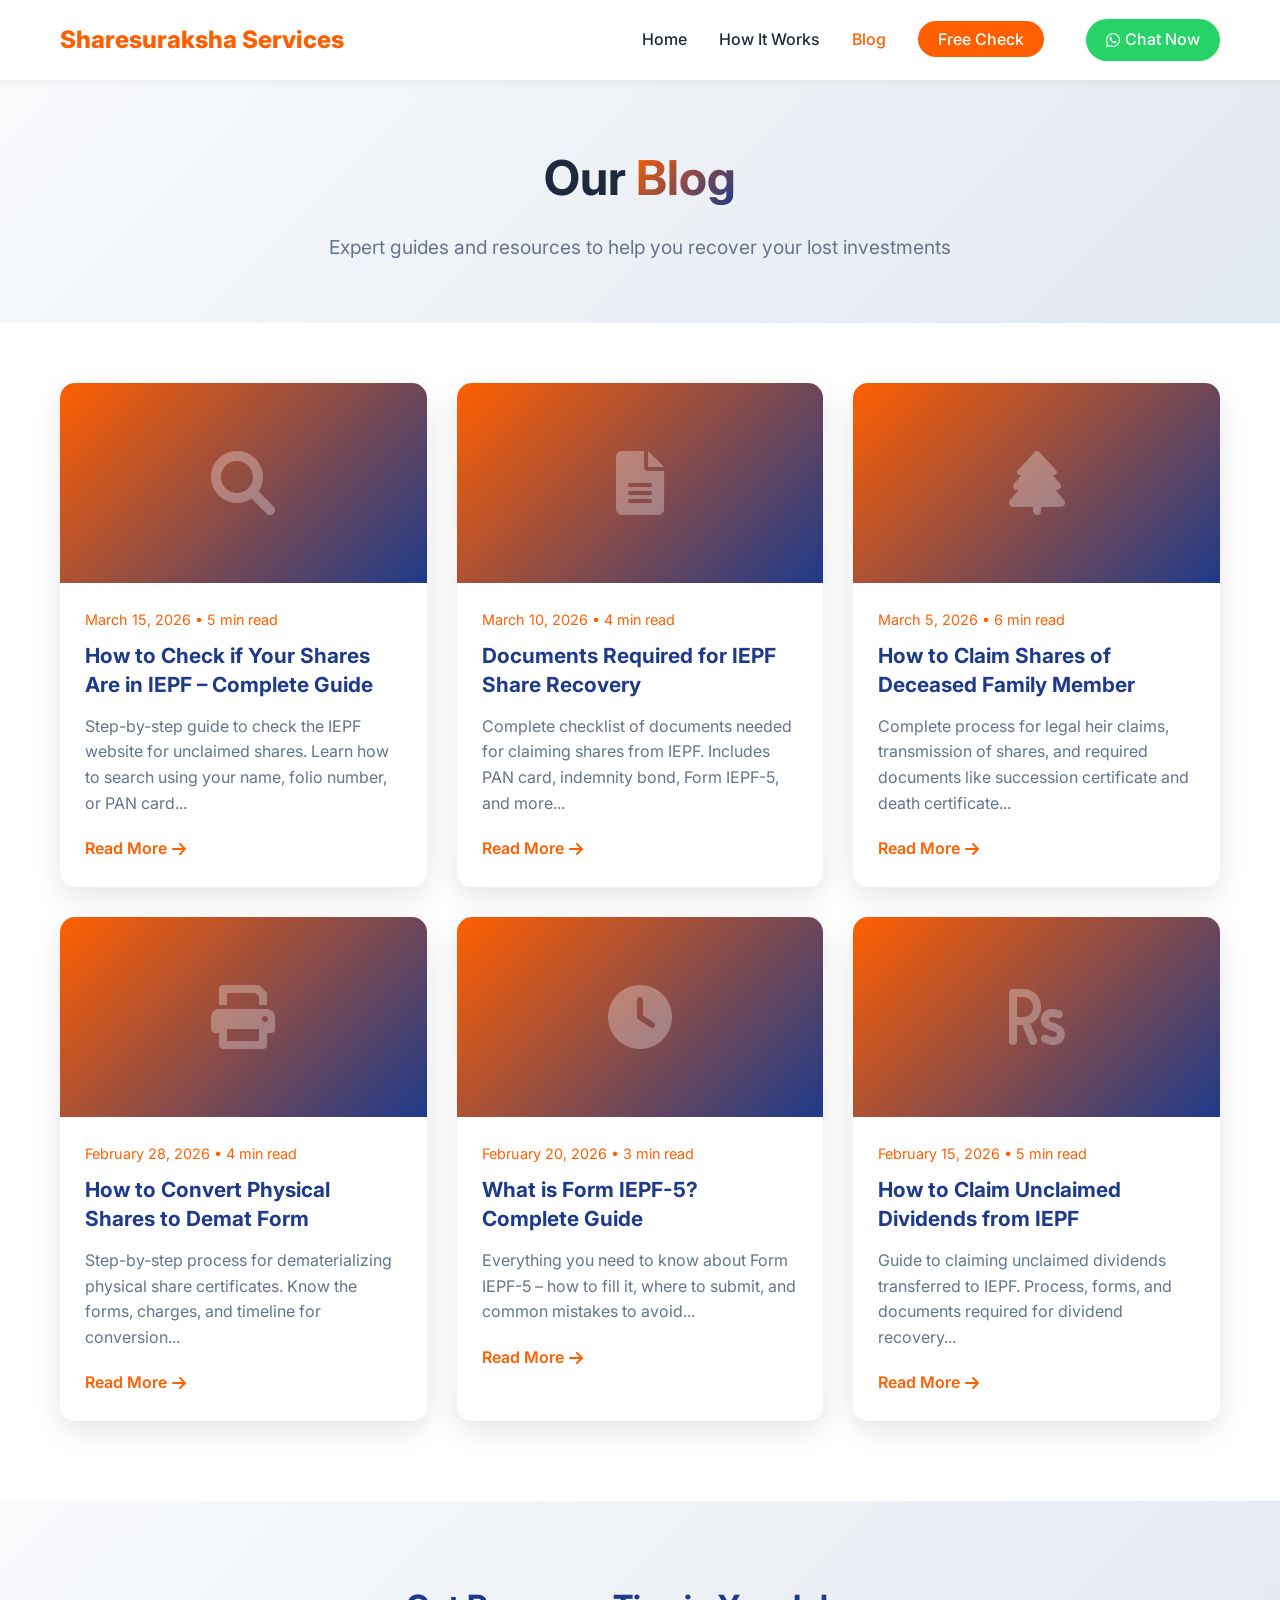
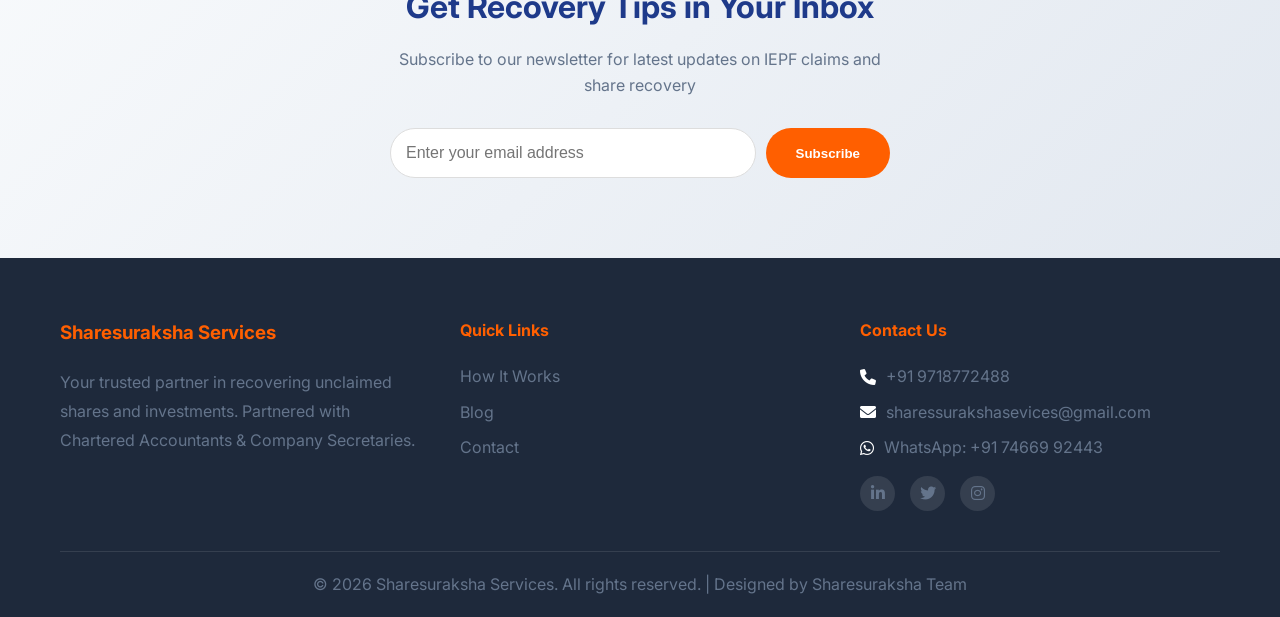
<file: blog.html>
<!DOCTYPE html>
<html lang="en">
<head>
    <meta charset="UTF-8">
    <meta name="viewport" content="width=device-width, initial-scale=1.0">
    <title>Blog - Sharesuraksha Services | Share Recovery Guides</title>
    <meta name="description" content="Expert guides on IEPF claims, share recovery, unclaimed dividends, and investment recovery. Learn how to claim your lost shares.">
    
    <!-- Fonts & Icons -->
    <link rel="preconnect" href="https://fonts.googleapis.com">
    <link rel="preconnect" href="https://fonts.gstatic.com" crossorigin>
    <link href="https://fonts.googleapis.com/css2?family=Inter:wght@400;500;600;700;800&display=swap" rel="stylesheet">
    <link rel="stylesheet" href="https://cdnjs.cloudflare.com/ajax/libs/font-awesome/6.0.0/css/all.min.css">
    
    <!-- Custom CSS -->
    <link rel="stylesheet" href="css/style.css">
</head>
<body>
    <!-- Header -->
    <header class="header">
        <nav class="navbar container">
            <a href="index.html" class="logo">Sharesuraksha Services</a>
            <div class="nav-toggle" id="navToggle">
                <i class="fas fa-bars"></i>
            </div>
            <ul class="nav-menu" id="navMenu">
                <li><a href="index.html">Home</a></li>
                <li><a href="how-it-works.html">How It Works</a></li>
                <li><a href="blog.html" class="active">Blog</a></li>
                <li><a href="index.html#contact" class="nav-cta">Free Check</a></li>
                <li class="nav-whatsapp">
                    <a href="https://wa.me/917466992443?text=Hi%2C%20I%20need%20help%20recovering%20my%20lost%20shares." 
                       target="_blank" 
                       class="nav-whatsapp-btn">
                        <i class="fab fa-whatsapp"></i> Chat Now
                    </a>
                </li>
            </ul>
        </nav>
    </header>

    <!-- Page Header -->
    <section class="page-header">
        <div class="container">
            <h1>Our <span class="gradient-text">Blog</span></h1>
            <p>Expert guides and resources to help you recover your lost investments</p>
        </div>
    </section>

    <!-- Blog Grid -->
    <section class="blog-page">
        <div class="container">
            <div class="blog-grid">
                <!-- Blog Post 1 -->
                <article class="blog-card">
                    <div class="blog-image">
                        <i class="fas fa-search"></i>
                    </div>
                    <div class="blog-content">
                        <div class="blog-meta">March 15, 2026 • 5 min read</div>
                        <h3 class="blog-title">How to Check if Your Shares Are in IEPF – Complete Guide</h3>
                        <p class="blog-excerpt">Step-by-step guide to check the IEPF website for unclaimed shares. Learn how to search using your name, folio number, or PAN card...</p>
                        <a href="blog-post-1.html" class="read-more">Read More <i class="fas fa-arrow-right"></i></a>
                    </div>
                </article>

                <!-- Blog Post 2 -->
                <article class="blog-card">
                    <div class="blog-image">
                        <i class="fas fa-file-alt"></i>
                    </div>
                    <div class="blog-content">
                        <div class="blog-meta">March 10, 2026 • 4 min read</div>
                        <h3 class="blog-title">Documents Required for IEPF Share Recovery</h3>
                        <p class="blog-excerpt">Complete checklist of documents needed for claiming shares from IEPF. Includes PAN card, indemnity bond, Form IEPF-5, and more...</p>
                        <a href="blog-post-2.html" class="read-more">Read More <i class="fas fa-arrow-right"></i></a>
                    </div>
                </article>

                <!-- Blog Post 3 -->
                <article class="blog-card">
                    <div class="blog-image">
                        <i class="fas fa-tree"></i>
                    </div>
                    <div class="blog-content">
                        <div class="blog-meta">March 5, 2026 • 6 min read</div>
                        <h3 class="blog-title">How to Claim Shares of Deceased Family Member</h3>
                        <p class="blog-excerpt">Complete process for legal heir claims, transmission of shares, and required documents like succession certificate and death certificate...</p>
                        <a href="blog-post-3.html" class="read-more">Read More <i class="fas fa-arrow-right"></i></a>
                    </div>
                </article>

                <!-- Blog Post 4 -->
                <article class="blog-card">
                    <div class="blog-image">
                        <i class="fas fa-print"></i>
                    </div>
                    <div class="blog-content">
                        <div class="blog-meta">February 28, 2026 • 4 min read</div>
                        <h3 class="blog-title">How to Convert Physical Shares to Demat Form</h3>
                        <p class="blog-excerpt">Step-by-step process for dematerializing physical share certificates. Know the forms, charges, and timeline for conversion...</p>
                        <a href="blog-post-4.html" class="read-more">Read More <i class="fas fa-arrow-right"></i></a>
                    </div>
                </article>

                <!-- Blog Post 5 -->
                <article class="blog-card">
                    <div class="blog-image">
                        <i class="fas fa-clock"></i>
                    </div>
                    <div class="blog-content">
                        <div class="blog-meta">February 20, 2026 • 3 min read</div>
                        <h3 class="blog-title">What is Form IEPF-5? Complete Guide</h3>
                        <p class="blog-excerpt">Everything you need to know about Form IEPF-5 – how to fill it, where to submit, and common mistakes to avoid...</p>
                        <a href="blog-post-5.html" class="read-more">Read More <i class="fas fa-arrow-right"></i></a>
                    </div>
                </article>

                <!-- Blog Post 6 -->
                <article class="blog-card">
                    <div class="blog-image">
                        <i class="fas fa-rupee-sign"></i>
                    </div>
                    <div class="blog-content">
                        <div class="blog-meta">February 15, 2026 • 5 min read</div>
                        <h3 class="blog-title">How to Claim Unclaimed Dividends from IEPF</h3>
                        <p class="blog-excerpt">Guide to claiming unclaimed dividends transferred to IEPF. Process, forms, and documents required for dividend recovery...</p>
                        <a href="blog-post-6.html" class="read-more">Read More <i class="fas fa-arrow-right"></i></a>
                    </div>
                </article>
            </div>
        </div>
    </section>

    <!-- Newsletter Section -->
    <section class="newsletter-section">
        <div class="container">
            <div class="newsletter-content">
                <h2>Get Recovery Tips in Your Inbox</h2>
                <p>Subscribe to our newsletter for latest updates on IEPF claims and share recovery</p>
                <form class="newsletter-form" id="newsletterForm" onsubmit="submitNewsletter(event)">
                    <input type="email" placeholder="Enter your email address" required>
                    <button type="submit" class="btn btn-primary">Subscribe</button>
                </form>
                <p id="newsletterMessage" style="display:none; color: green; margin-top: 10px;"></p>
            </div>
        </div>
    </section>

    <!-- Footer -->
    <footer class="footer">
        <div class="container">
            <div class="footer-content">
                <div class="footer-section">
                    <h3>Sharesuraksha Services</h3>
                    <p>Your trusted partner in recovering unclaimed shares and investments. Partnered with Chartered Accountants & Company Secretaries.</p>
                </div>
                <div class="footer-section">
                    <h4>Quick Links</h4>
                    <ul>
                        <li><a href="how-it-works.html">How It Works</a></li>
                        <li><a href="blog.html">Blog</a></li>
                        <li><a href="index.html#contact">Contact</a></li>
                    </ul>
                </div>
                <div class="footer-section">
    <h4>Contact Us</h4>
    <ul class="contact-info">
        <li><i class="fas fa-phone"></i> <a href="tel:9718772488">+91 9718772488</a></li>
        <li><i class="fas fa-envelope"></i> <a href="mailto:sharessurakshasevices@gmail.com">sharessurakshasevices@gmail.com</a></li>
        <li><i class="fab fa-whatsapp"></i> <a href="https://wa.me/917466992443">WhatsApp: +91 74669 92443</a></li>
    </ul>
    <div class="social-icons">
        <a href="https://www.linkedin.com/company/shares-suraksha-sevices/about/?viewAsMember=true" target="_blank" class="social-icon linkedin"><i class="fab fa-linkedin-in"></i></a>
        <a href="https://x.com/sharessuraksha" target="_blank" class="social-icon twitter"><i class="fab fa-twitter"></i></a>
        <a href="https://www.instagram.com/sharessurakshasevices/" target="_blank" class="social-icon instagram"><i class="fab fa-instagram"></i></a>
    </div>
</div>
            </div>
            <div class="footer-bottom">
                <p>&copy; 2026 Sharesuraksha Services. All rights reserved. | Designed by Sharesuraksha Team</p>
            </div>
        </div>
    </footer>

    <script src="js/main.js"></script>
</body>
</html>
</file>
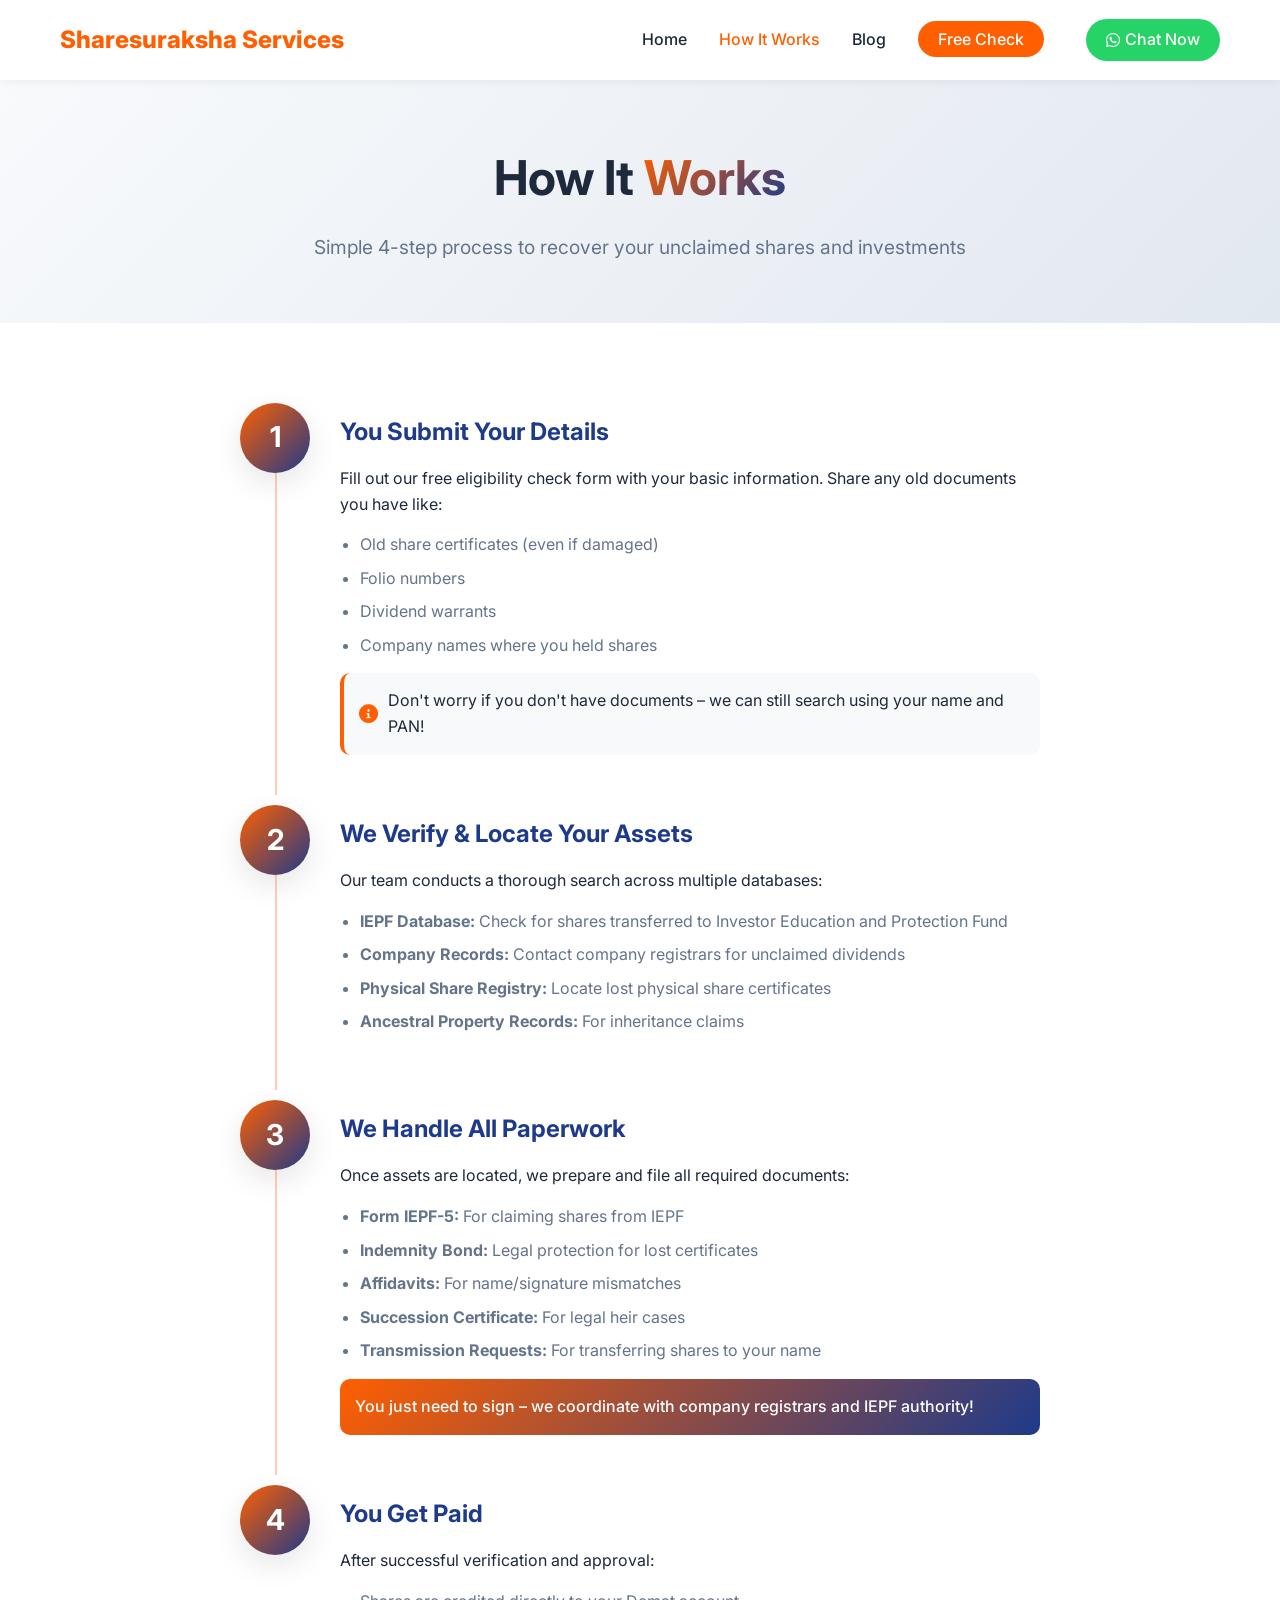
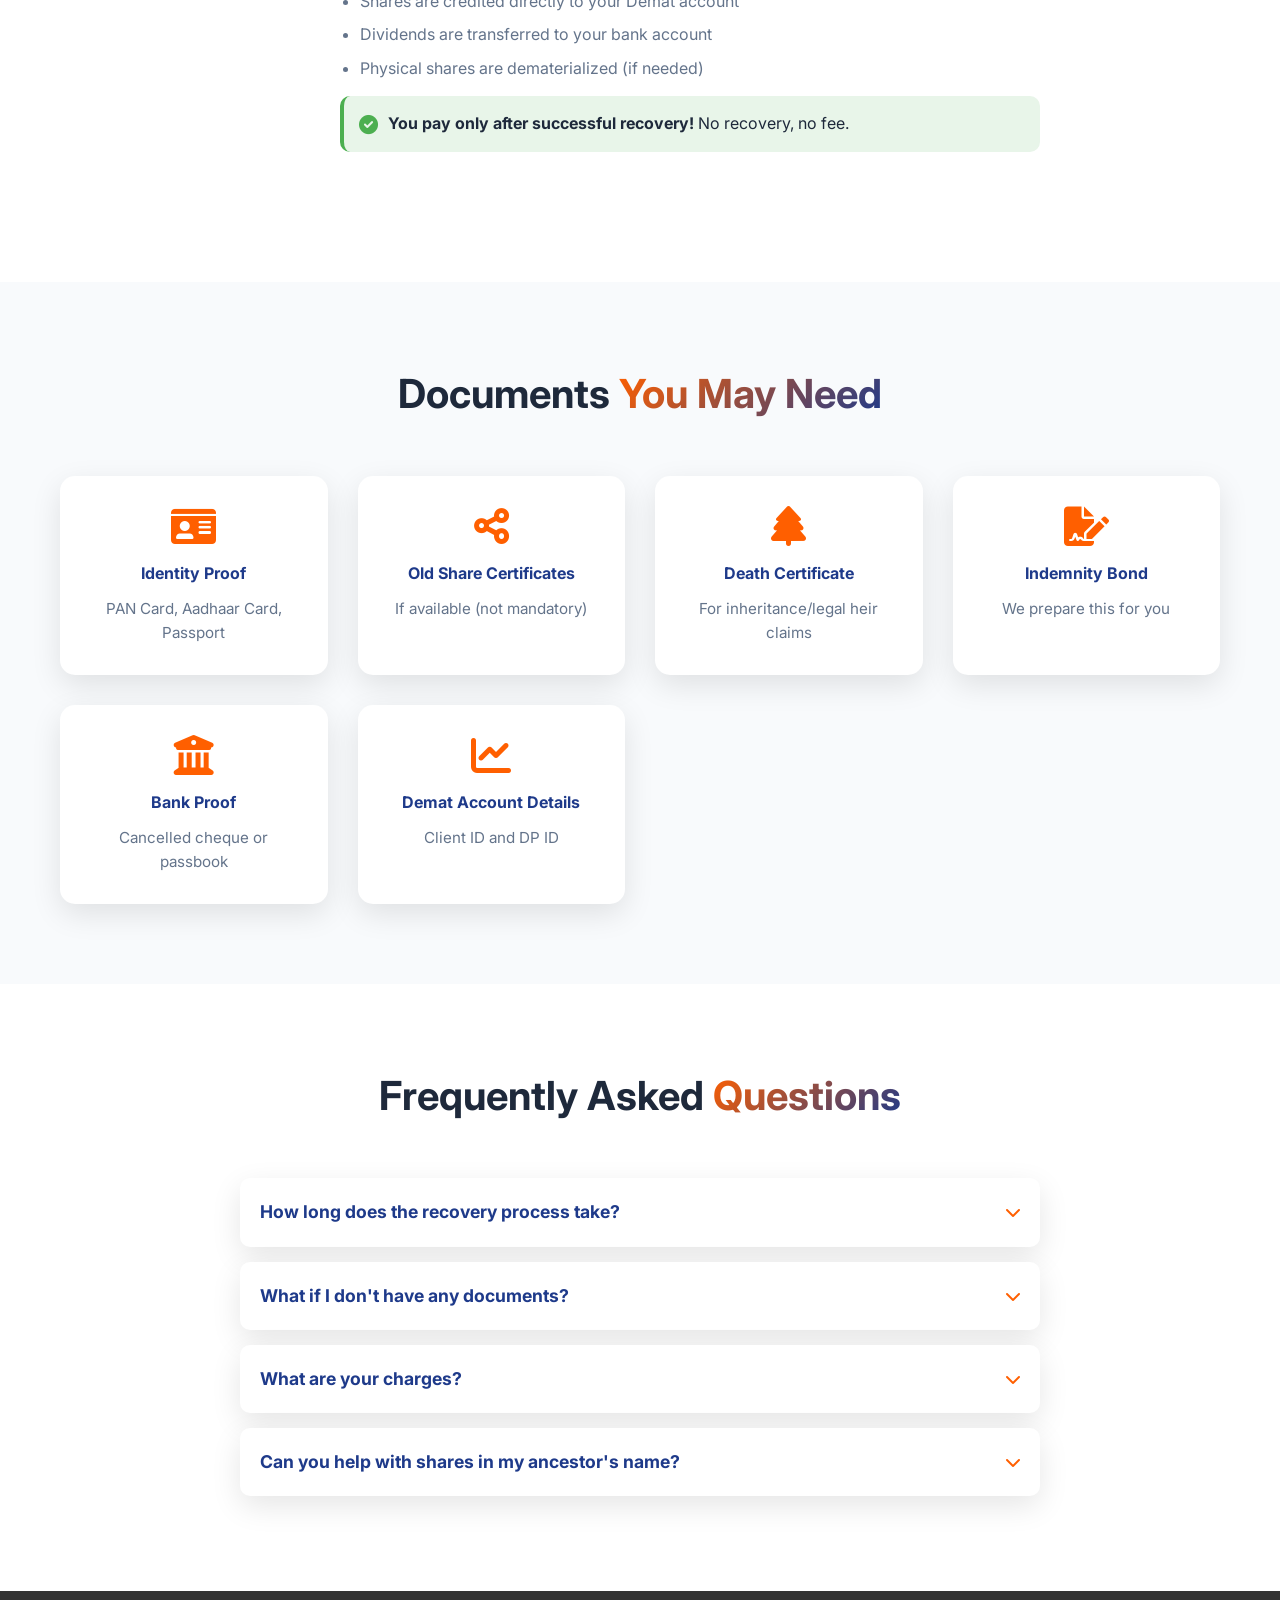
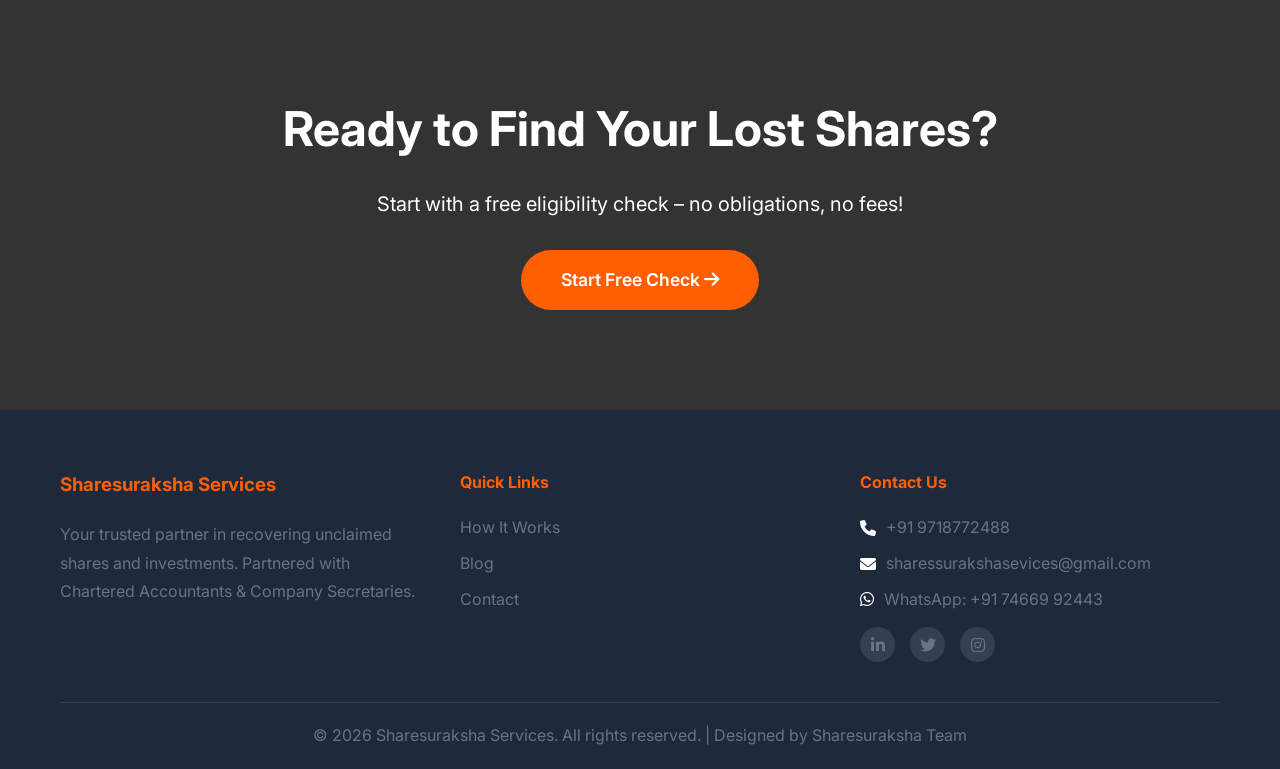
<file: how-it-works.html>
<!DOCTYPE html>
<html lang="en">
<head>
    <meta charset="UTF-8">
    <meta name="viewport" content="width=device-width, initial-scale=1.0">
    <title>How It Works - Sharesuraksha Services</title>
    <meta name="description" content="Learn how our share recovery process works. Simple 4-step process to recover your unclaimed shares from IEPF.">
    
    <!-- Fonts & Icons -->
    <link rel="preconnect" href="https://fonts.googleapis.com">
    <link rel="preconnect" href="https://fonts.gstatic.com" crossorigin>
    <link href="https://fonts.googleapis.com/css2?family=Inter:wght@400;500;600;700;800&display=swap" rel="stylesheet">
    <link rel="stylesheet" href="https://cdnjs.cloudflare.com/ajax/libs/font-awesome/6.0.0/css/all.min.css">
    
    <!-- Custom CSS -->
    <link rel="stylesheet" href="css/style.css">
</head>
<body>
    <!-- Header with WhatsApp in top right -->
    <header class="header">
        <nav class="navbar container">
            <a href="index.html" class="logo">Sharesuraksha Services</a>
            <div class="nav-toggle" id="navToggle">
                <i class="fas fa-bars"></i>
            </div>
            <ul class="nav-menu" id="navMenu">
                <li><a href="index.html">Home</a></li>
                <li><a href="how-it-works.html" class="active">How It Works</a></li>
                <li><a href="blog.html">Blog</a></li>
                <li><a href="index.html#contact" class="nav-cta">Free Check</a></li>
                <li class="nav-whatsapp">
                    <a href="https://wa.me/917466992443?text=Hi%2C%20I%20need%20help%20recovering%20my%20lost%20shares." 
                       target="_blank" 
                       class="nav-whatsapp-btn">
                        <i class="fab fa-whatsapp"></i> Chat Now
                    </a>
                </li>
            </ul>
        </nav>
    </header>

    <!-- Page Header -->
    <section class="page-header">
        <div class="container">
            <h1>How It <span class="gradient-text">Works</span></h1>
            <p>Simple 4-step process to recover your unclaimed shares and investments</p>
        </div>
    </section>

    <!-- Detailed Process Timeline -->
    <section class="process-timeline-section">
        <div class="container">
            <div class="process-timeline">
                <!-- Step 1 -->
                <div class="process-step">
                    <div class="step-number">1</div>
                    <div class="step-content">
                        <h3>You Submit Your Details</h3>
                        <p>Fill out our free eligibility check form with your basic information. Share any old documents you have like:</p>
                        <ul>
                            <li>Old share certificates (even if damaged)</li>
                            <li>Folio numbers</li>
                            <li>Dividend warrants</li>
                            <li>Company names where you held shares</li>
                        </ul>
                        <div class="step-note">
                            <i class="fas fa-info-circle"></i>
                            <span>Don't worry if you don't have documents – we can still search using your name and PAN!</span>
                        </div>
                    </div>
                </div>

                <!-- Step 2 -->
                <div class="process-step">
                    <div class="step-number">2</div>
                    <div class="step-content">
                        <h3>We Verify & Locate Your Assets</h3>
                        <p>Our team conducts a thorough search across multiple databases:</p>
                        <ul>
                            <li><strong>IEPF Database:</strong> Check for shares transferred to Investor Education and Protection Fund</li>
                            <li><strong>Company Records:</strong> Contact company registrars for unclaimed dividends</li>
                            <li><strong>Physical Share Registry:</strong> Locate lost physical share certificates</li>
                            <li><strong>Ancestral Property Records:</strong> For inheritance claims</li>
                        </ul>
                    </div>
                </div>

                <!-- Step 3 -->
                <div class="process-step">
                    <div class="step-number">3</div>
                    <div class="step-content">
                        <h3>We Handle All Paperwork</h3>
                        <p>Once assets are located, we prepare and file all required documents:</p>
                        <ul>
                            <li><strong>Form IEPF-5:</strong> For claiming shares from IEPF</li>
                            <li><strong>Indemnity Bond:</strong> Legal protection for lost certificates</li>
                            <li><strong>Affidavits:</strong> For name/signature mismatches</li>
                            <li><strong>Succession Certificate:</strong> For legal heir cases</li>
                            <li><strong>Transmission Requests:</strong> For transferring shares to your name</li>
                        </ul>
                        <p class="highlight-text">You just need to sign – we coordinate with company registrars and IEPF authority!</p>
                    </div>
                </div>

                <!-- Step 4 -->
                <div class="process-step">
                    <div class="step-number">4</div>
                    <div class="step-content">
                        <h3>You Get Paid</h3>
                        <p>After successful verification and approval:</p>
                        <ul>
                            <li>Shares are credited directly to your Demat account</li>
                            <li>Dividends are transferred to your bank account</li>
                            <li>Physical shares are dematerialized (if needed)</li>
                        </ul>
                        <div class="step-note success-note">
                            <i class="fas fa-check-circle"></i>
                            <span><strong>You pay only after successful recovery!</strong> No recovery, no fee.</span>
                        </div>
                    </div>
                </div>
            </div>
        </div>
    </section>

    <!-- Documents Required Section -->
    <section class="docs-section">
        <div class="container">
            <h2 class="section-title">Documents <span class="gradient-text">You May Need</span></h2>
            <div class="docs-grid">
                <div class="doc-card">
                    <i class="fas fa-id-card"></i>
                    <h4>Identity Proof</h4>
                    <p>PAN Card, Aadhaar Card, Passport</p>
                </div>
                <div class="doc-card">
                    <i class="fas fa-share-alt"></i>
                    <h4>Old Share Certificates</h4>
                    <p>If available (not mandatory)</p>
                </div>
                <div class="doc-card">
                    <i class="fas fa-tree"></i>
                    <h4>Death Certificate</h4>
                    <p>For inheritance/legal heir claims</p>
                </div>
                <div class="doc-card">
                    <i class="fas fa-file-signature"></i>
                    <h4>Indemnity Bond</h4>
                    <p>We prepare this for you</p>
                </div>
                <div class="doc-card">
                    <i class="fas fa-university"></i>
                    <h4>Bank Proof</h4>
                    <p>Cancelled cheque or passbook</p>
                </div>
                <div class="doc-card">
                    <i class="fas fa-chart-line"></i>
                    <h4>Demat Account Details</h4>
                    <p>Client ID and DP ID</p>
                </div>
            </div>
        </div>
    </section>

    <!-- FAQ Section -->
    <section class="faq-section">
        <div class="container">
            <h2 class="section-title">Frequently Asked <span class="gradient-text">Questions</span></h2>
            <div class="faq-grid">
                <div class="faq-item">
                    <div class="faq-question">
                        <h4>How long does the recovery process take?</h4>
                        <i class="fas fa-chevron-down"></i>
                    </div>
                    <div class="faq-answer">
                        <p>Typically 3-6 months, depending on the complexity and company response times. IEPF claims usually take 2-3 months after verification.</p>
                    </div>
                </div>
                <div class="faq-item">
                    <div class="faq-question">
                        <h4>What if I don't have any documents?</h4>
                        <i class="fas fa-chevron-down"></i>
                    </div>
                    <div class="faq-answer">
                        <p>No problem! We can search using your name, PAN, and old address. Many shares are recovered without any original documents.</p>
                    </div>
                </div>
                <div class="faq-item">
                    <div class="faq-question">
                        <h4>What are your charges?</h4>
                        <i class="fas fa-chevron-down"></i>
                    </div>
                    <div class="faq-answer">
                        <p>We work on a success fee basis – you pay only after we recover your shares. Our fee is a percentage of the recovered amount, agreed upon before starting.</p>
                    </div>
                </div>
                <div class="faq-item">
                    <div class="faq-question">
                        <h4>Can you help with shares in my ancestor's name?</h4>
                        <i class="fas fa-chevron-down"></i>
                    </div>
                    <div class="faq-answer">
                        <p>Yes! We specialize in legal heir claims and transmission of shares. We'll help you get the necessary succession certificate and file all paperwork.</p>
                    </div>
                </div>
            </div>
        </div>
    </section>

    <!-- CTA Section -->
    <section class="cta-section">
        <div class="container">
            <h2>Ready to Find Your Lost Shares?</h2>
            <p>Start with a free eligibility check – no obligations, no fees!</p>
            <a href="index.html#contact" class="btn btn-primary btn-large">
                Start Free Check <i class="fas fa-arrow-right"></i>
            </a>
        </div>
    </section>

    <!-- Footer -->
    <footer class="footer">
        <div class="container">
            <div class="footer-content">
                <div class="footer-section">
                    <h3>Sharesuraksha Services</h3>
                    <p>Your trusted partner in recovering unclaimed shares and investments. Partnered with Chartered Accountants & Company Secretaries.</p>
                </div>
                <div class="footer-section">
                    <h4>Quick Links</h4>
                    <ul>
                        <li><a href="how-it-works.html">How It Works</a></li>
                        <li><a href="blog.html">Blog</a></li>
                        <li><a href="index.html#contact">Contact</a></li>
                    </ul>
                </div>
                <div class="footer-section">
    <h4>Contact Us</h4>
    <ul class="contact-info">
        <li><i class="fas fa-phone"></i> <a href="tel:9718772488">+91 9718772488</a></li>
        <li><i class="fas fa-envelope"></i> <a href="mailto:sharessurakshasevices@gmail.com">sharessurakshasevices@gmail.com</a></li>
        <li><i class="fab fa-whatsapp"></i> <a href="https://wa.me/917466992443">WhatsApp: +91 74669 92443</a></li>
    </ul>
    <div class="social-icons">
        <a href="https://www.linkedin.com/company/shares-suraksha-sevices/about/?viewAsMember=true" target="_blank" class="social-icon linkedin"><i class="fab fa-linkedin-in"></i></a>
        <a href="https://x.com/sharessuraksha" target="_blank" class="social-icon twitter"><i class="fab fa-twitter"></i></a>
        <a href="https://www.instagram.com/sharessurakshasevices/" target="_blank" class="social-icon instagram"><i class="fab fa-instagram"></i></a>
    </div>
</div>
            </div>
            <div class="footer-bottom">
                <p>&copy; 2026 Sharesuraksha Services. All rights reserved. | Designed by Sharesuraksha Team</p>
            </div>
        </div>
    </footer>

    <script src="js/main.js"></script>
</body>
</html>
</file>
<file: css/style.css>
/* CSS Variables */
:root {
    --primary: #FF5F00;
    --primary-dark: #E05500;
    --secondary: #1E3A8A;
    --secondary-light: #2A4AB0;
    --dark: #1E293B;
    --gray: #64748B;
    --light: #F8FAFC;
    --white: #FFFFFF;
    --gradient: linear-gradient(135deg, var(--primary) 0%, var(--secondary) 100%);
    --shadow: 0 10px 30px rgba(0,0,0,0.1);
    --shadow-hover: 0 20px 40px rgba(255,95,0,0.15);
}

/* Reset & Base */
* {
    margin: 0;
    padding: 0;
    box-sizing: border-box;
}

body {
    font-family: 'Inter', sans-serif;
    color: var(--dark);
    line-height: 1.6;
    overflow-x: hidden;
}

.container {
    max-width: 1200px;
    margin: 0 auto;
    padding: 0 20px;
}

/* Gradient Text */
.gradient-text {
    background: var(--gradient);
    -webkit-background-clip: text;
    background-clip: text;
    -webkit-text-fill-color: transparent;
    color: transparent;
}

/* Buttons */
.btn {
    display: inline-block;
    padding: 12px 30px;
    border-radius: 50px;
    text-decoration: none;
    font-weight: 600;
    transition: all 0.3s ease;
    border: none;
    cursor: pointer;
}

.btn-primary {
    background: var(--primary);
    color: var(--white);
}

.btn-primary:hover {
    background: var(--primary-dark);
    transform: translateY(-2px);
    box-shadow: var(--shadow-hover);
}

.btn-large {
    padding: 16px 40px;
    font-size: 1.1rem;
}

.btn-block {
    width: 100%;
}

.btn-success {
    background: #25D366;
    color: white;
}

.btn-success:hover {
    background: #20b859;
}

/* Header */
.header {
    background: var(--white);
    box-shadow: 0 2px 10px rgba(0,0,0,0.05);
    position: sticky;
    top: 0;
    z-index: 1000;
}

.navbar {
    display: flex;
    justify-content: space-between;
    align-items: center;
    height: 80px;
}

.logo {
    font-size: 1.5rem;
    font-weight: 800;
    color: var(--primary);
    text-decoration: none;
}

.nav-menu {
    display: flex;
    gap: 2rem;
    list-style: none;
    align-items: center;
}

.nav-menu a {
    text-decoration: none;
    color: var(--dark);
    font-weight: 500;
    transition: color 0.3s;
}

.nav-menu a:hover,
.nav-menu a.active {
    color: var(--primary);
}

.nav-cta {
    background: var(--primary);
    color: var(--white) !important;
    padding: 8px 20px;
    border-radius: 50px;
}

.nav-cta:hover {
    background: var(--primary-dark);
}

.nav-toggle {
    display: none;
    font-size: 1.5rem;
    cursor: pointer;
}

/* WhatsApp in Navbar */
.nav-whatsapp {
    margin-left: 10px;
}

.nav-whatsapp-btn {
    background: #25D366 !important;
    color: white !important;
    padding: 8px 20px !important;
    border-radius: 50px;
    display: flex;
    align-items: center;
    gap: 5px;
}

.nav-whatsapp-btn:hover {
    background: #20b859 !important;
    color: white !important;
}

/* Hero Section */
.hero {
    background: linear-gradient(135deg, #f8fafc 0%, #e2e8f0 100%);
    padding: 80px 0;
    text-align: center;
}

.hero h1 {
    font-size: 3.5rem;
    font-weight: 800;
    max-width: 800px;
    margin: 0 auto 20px;
    line-height: 1.2;
}

.hero-subtitle {
    font-size: 1.25rem;
    color: var(--gray);
    max-width: 700px;
    margin: 0 auto 50px;
}

/* Steps Container */
.steps-container {
    display: flex;
    justify-content: center;
    align-items: center;
    gap: 20px;
    margin: 50px 0;
    flex-wrap: wrap;
}

.step-card {
    background: var(--white);
    padding: 30px;
    border-radius: 20px;
    box-shadow: var(--shadow);
    flex: 1;
    min-width: 200px;
    max-width: 250px;
    transition: transform 0.3s;
}

.step-card:hover {
    transform: translateY(-5px);
    box-shadow: var(--shadow-hover);
}

.step-icon {
    width: 80px;
    height: 80px;
    background: var(--gradient);
    border-radius: 50%;
    display: flex;
    align-items: center;
    justify-content: center;
    margin: 0 auto 20px;
}

.step-icon i {
    font-size: 2rem;
    color: var(--white);
}

.step-card h3 {
    margin-bottom: 10px;
    color: var(--secondary);
}

.step-arrow i {
    font-size: 2rem;
    color: var(--primary);
}

/* Trust Badges */
.trust-badges {
    display: flex;
    justify-content: center;
    gap: 30px;
    margin-top: 40px;
    flex-wrap: wrap;
}

.trust-item {
    display: flex;
    align-items: center;
    gap: 10px;
    color: var(--secondary);
    font-weight: 500;
}

.trust-item i {
    color: var(--primary);
    font-size: 1.25rem;
}

/* Statistics Section */
.stats-section {
    padding: 80px 0;
    background: var(--white);
}

.section-title {
    font-size: 2.5rem;
    font-weight: 700;
    text-align: center;
    margin-bottom: 50px;
}

.stats-grid {
    display: grid;
    grid-template-columns: repeat(auto-fit, minmax(250px, 1fr));
    gap: 30px;
    margin-bottom: 20px;
}

.stat-card {
    text-align: center;
    padding: 30px;
    background: var(--light);
    border-radius: 10px;
    transition: transform 0.3s;
}

.stat-card:hover {
    transform: translateY(-5px);
    box-shadow: var(--shadow);
}

.stat-number {
    font-size: 2rem;
    font-weight: 800;
    color: var(--primary);
    margin-bottom: 10px;
}

.stat-label {
    color: var(--gray);
}

.stats-note {
    text-align: center;
    color: var(--gray);
    font-size: 0.875rem;
}

/* Services Section */
.services-section {
    padding: 80px 0;
    background: var(--light);
}

.services-grid {
    display: grid;
    grid-template-columns: repeat(auto-fit, minmax(300px, 1fr));
    gap: 30px;
}

.service-card {
    background: var(--white);
    padding: 40px 30px;
    border-radius: 20px;
    text-align: center;
    box-shadow: var(--shadow);
    transition: all 0.3s;
}

.service-card:hover {
    transform: translateY(-5px);
    box-shadow: var(--shadow-hover);
}

.service-card i {
    font-size: 3rem;
    background: var(--gradient);
    -webkit-background-clip: text;
    background-clip: text;
    -webkit-text-fill-color: transparent;
    margin-bottom: 20px;
}

.service-card h3 {
    margin-bottom: 15px;
    color: var(--secondary);
}

.service-card p {
    color: var(--gray);
}

/* Why Us Section */
.why-us-section {
    padding: 80px 0;
    background: var(--white);
}

.why-us-grid {
    display: grid;
    grid-template-columns: repeat(auto-fit, minmax(300px, 1fr));
    gap: 30px;
}

.why-us-card {
    text-align: center;
    padding: 40px 30px;
    background: var(--light);
    border-radius: 20px;
    transition: transform 0.3s;
}

.why-us-card:hover {
    transform: translateY(-5px);
    box-shadow: var(--shadow);
}

.why-us-card i {
    font-size: 3rem;
    color: var(--primary);
    margin-bottom: 20px;
}

.why-us-card h3 {
    margin-bottom: 15px;
    color: var(--secondary);
}

/* Contact Section */
.contact-section {
    padding: 80px 0;
    background: var(--light);
}

.contact-form-container {
    max-width: 800px;
    margin: 0 auto;
    background: var(--white);
    padding: 40px;
    border-radius: 20px;
    box-shadow: var(--shadow);
}

.form-row {
    display: grid;
    grid-template-columns: 1fr 1fr;
    gap: 20px;
    margin-bottom: 20px;
}

.form-group {
    margin-bottom: 20px;
}

.form-group input,
.form-group select,
.form-group textarea {
    width: 100%;
    padding: 12px 15px;
    border: 1px solid #e0e0e0;
    border-radius: 8px;
    font-family: 'Inter', sans-serif;
    font-size: 14px;
    transition: all 0.3s ease;
}

.form-group input:focus,
.form-group select:focus,
.form-group textarea:focus {
    border-color: var(--primary);
    box-shadow: 0 0 0 3px rgba(255, 95, 0, 0.1);
    outline: none;
}

.form-group textarea {
    resize: vertical;
    min-height: 120px;
}

.contact-info-box {
    margin-top: 30px;
    padding-top: 30px;
    border-top: 2px solid #eee;
    text-align: center;
}

.contact-info-box h3 {
    color: var(--secondary);
    margin-bottom: 20px;
}

.contact-info-box p {
    margin: 10px 0;
}

.contact-info-box a {
    color: var(--primary);
    text-decoration: none;
    font-weight: 500;
}

.contact-info-box a:hover {
    text-decoration: underline;
}

/* Testimonials Section */
.testimonials-section {
    padding: 80px 0;
    background: var(--gradient);
    color: var(--white);
}

.testimonials-section .section-title {
    color: var(--white);
}

.testimonials-grid {
    display: grid;
    grid-template-columns: repeat(auto-fit, minmax(300px, 1fr));
    gap: 30px;
}

.testimonial-card {
    background: rgba(255,255,255,0.1);
    backdrop-filter: blur(10px);
    padding: 30px;
    border-radius: 20px;
    position: relative;
}

.testimonial-card i {
    font-size: 2rem;
    opacity: 0.5;
    margin-bottom: 15px;
}

.testimonial-card p {
    font-style: italic;
    margin-bottom: 20px;
}

.client-name {
    font-weight: 600;
    color: var(--primary);
}

/* CTA Section */
.cta-section {
    padding: 100px 0;
    background: linear-gradient(rgba(0,0,0,0.8), rgba(0,0,0,0.8)), url('https://images.unsplash.com/photo-1560518883-ce09059eeffa?ixlib=rb-4.0.3') center/cover;
    color: var(--white);
    text-align: center;
}

.cta-section h2 {
    font-size: 3rem;
    margin-bottom: 20px;
}

.cta-section p {
    font-size: 1.25rem;
    max-width: 600px;
    margin: 0 auto 30px;
}

/* Footer */
.footer {
    background: var(--dark);
    color: var(--white);
    padding: 60px 0 20px;
}

.footer-content {
    display: grid;
    grid-template-columns: repeat(auto-fit, minmax(250px, 1fr));
    gap: 40px;
    margin-bottom: 40px;
}

.footer-section h3,
.footer-section h4 {
    margin-bottom: 20px;
    color: var(--primary);
}

.footer-section p {
    color: var(--gray);
    line-height: 1.8;
}

.footer-section ul {
    list-style: none;
}

.footer-section ul li {
    margin-bottom: 10px;
}

.footer-section a {
    color: var(--gray);
    text-decoration: none;
    transition: color 0.3s;
}

.footer-section a:hover {
    color: var(--primary);
}

.contact-info li {
    display: flex;
    align-items: center;
    gap: 10px;
}

.footer-bottom {
    text-align: center;
    padding-top: 20px;
    border-top: 1px solid rgba(255,255,255,0.1);
    color: var(--gray);
}

/* Popup Styles */
.popup {
    display: none;
    position: fixed;
    top: 0;
    left: 0;
    width: 100%;
    height: 100%;
    background: rgba(0,0,0,0.7);
    z-index: 2000;
    justify-content: center;
    align-items: center;
}

.popup-content {
    background: var(--white);
    padding: 40px;
    border-radius: 20px;
    max-width: 500px;
    width: 90%;
    position: relative;
    animation: slideIn 0.5s ease-out;
    max-height: 90vh;
    overflow-y: auto;
}

@keyframes slideIn {
    from {
        transform: translateY(-50px);
        opacity: 0;
    }
    to {
        transform: translateY(0);
        opacity: 1;
    }
}

.close-popup {
    position: absolute;
    top: 15px;
    right: 20px;
    font-size: 2rem;
    cursor: pointer;
    color: var(--gray);
}

.popup-icon {
    font-size: 3rem;
    color: var(--primary);
    margin-bottom: 20px;
}

.popup h3 {
    font-size: 1.5rem;
    margin-bottom: 10px;
    color: var(--secondary);
}

.popup p {
    color: var(--gray);
    margin-bottom: 20px;
}

.popup-content .form-group {
    margin-bottom: 15px;
}

.popup-content input,
.popup-content select,
.popup-content textarea {
    width: 100%;
    padding: 12px 15px;
    border: 1px solid #e0e0e0;
    border-radius: 8px;
    font-size: 14px;
    font-family: 'Inter', sans-serif;
    transition: all 0.3s ease;
}

.popup-content input:focus,
.popup-content select:focus,
.popup-content textarea:focus {
    border-color: var(--primary);
    box-shadow: 0 0 0 3px rgba(255, 95, 0, 0.1);
    outline: none;
}

.popup-content textarea {
    min-height: 100px;
    resize: vertical;
}

.popup-whatsapp-link {
    text-align: center;
    margin-top: 20px;
    padding-top: 15px;
    border-top: 1px solid #eee;
}

.popup-whatsapp-link a {
    color: #25D366;
    text-decoration: none;
    font-weight: 600;
    display: inline-flex;
    align-items: center;
    gap: 8px;
    padding: 8px 20px;
    border-radius: 50px;
    background: rgba(37, 211, 102, 0.1);
    transition: all 0.3s ease;
}

.popup-whatsapp-link a:hover {
    background: rgba(37, 211, 102, 0.2);
    transform: translateY(-2px);
}

/* Page Header */
.page-header {
    background: linear-gradient(135deg, #f8fafc 0%, #e2e8f0 100%);
    padding: 60px 0;
    text-align: center;
}

.page-header h1 {
    font-size: 3rem;
    margin-bottom: 15px;
}

.page-header p {
    font-size: 1.2rem;
    color: var(--gray);
}

/* Process Timeline */
.process-timeline-section {
    padding: 80px 0;
}

.process-timeline {
    max-width: 800px;
    margin: 0 auto;
}

.process-step {
    display: flex;
    gap: 30px;
    margin-bottom: 50px;
    position: relative;
}

.process-step:not(:last-child):before {
    content: '';
    position: absolute;
    left: 35px;
    top: 70px;
    bottom: -40px;
    width: 2px;
    background: var(--primary);
    opacity: 0.3;
}

.step-number {
    width: 70px;
    height: 70px;
    background: var(--gradient);
    border-radius: 50%;
    display: flex;
    align-items: center;
    justify-content: center;
    font-size: 1.8rem;
    font-weight: 700;
    color: white;
    flex-shrink: 0;
    box-shadow: var(--shadow);
}

.step-content {
    flex: 1;
    padding-top: 10px;
}

.step-content h3 {
    color: var(--secondary);
    margin-bottom: 15px;
    font-size: 1.5rem;
}

.step-content ul {
    margin: 15px 0;
    padding-left: 20px;
}

.step-content li {
    margin-bottom: 8px;
    color: var(--gray);
}

.step-note {
    background: #f8f9fa;
    padding: 15px;
    border-radius: 10px;
    border-left: 4px solid var(--primary);
    display: flex;
    gap: 10px;
    align-items: center;
    margin-top: 15px;
}

.step-note i {
    color: var(--primary);
    font-size: 1.2rem;
}

.success-note {
    background: #e8f5e9;
    border-left-color: #4caf50;
}

.success-note i {
    color: #4caf50;
}

.highlight-text {
    background: var(--gradient);
    color: white;
    padding: 15px;
    border-radius: 10px;
    margin-top: 15px;
    font-weight: 500;
}

/* Documents Section */
.docs-section {
    padding: 80px 0;
    background: var(--light);
}

.docs-grid {
    display: grid;
    grid-template-columns: repeat(auto-fit, minmax(250px, 1fr));
    gap: 30px;
    margin-top: 40px;
}

.doc-card {
    background: white;
    padding: 30px;
    border-radius: 15px;
    text-align: center;
    box-shadow: var(--shadow);
    transition: transform 0.3s;
}

.doc-card:hover {
    transform: translateY(-5px);
    box-shadow: var(--shadow-hover);
}

.doc-card i {
    font-size: 2.5rem;
    color: var(--primary);
    margin-bottom: 15px;
}

.doc-card h4 {
    color: var(--secondary);
    margin-bottom: 10px;
}

.doc-card p {
    color: var(--gray);
    font-size: 0.95rem;
}

/* FAQ Section */
.faq-section {
    padding: 80px 0;
}

.faq-grid {
    max-width: 800px;
    margin: 40px auto 0;
}

.faq-item {
    background: white;
    border-radius: 10px;
    margin-bottom: 15px;
    box-shadow: var(--shadow);
    overflow: hidden;
}

.faq-question {
    padding: 20px;
    display: flex;
    justify-content: space-between;
    align-items: center;
    cursor: pointer;
    transition: background 0.3s;
}

.faq-question:hover {
    background: #f8f9fa;
}

.faq-question h4 {
    color: var(--secondary);
    font-size: 1.1rem;
}

.faq-question i {
    color: var(--primary);
    transition: transform 0.3s;
}

.faq-item.active .faq-question i {
    transform: rotate(180deg);
}

.faq-answer {
    max-height: 0;
    padding: 0 20px;
    overflow: hidden;
    transition: all 0.3s ease;
    background: #f8f9fa;
}

.faq-item.active .faq-answer {
    max-height: 200px;
    padding: 20px;
}

/* Blog Page */
.blog-page {
    padding: 60px 0 80px;
}

.blog-grid {
    display: grid;
    grid-template-columns: repeat(auto-fit, minmax(350px, 1fr));
    gap: 30px;
}

.blog-card {
    background: white;
    border-radius: 15px;
    overflow: hidden;
    box-shadow: var(--shadow);
    transition: transform 0.3s;
}

.blog-card:hover {
    transform: translateY(-5px);
    box-shadow: var(--shadow-hover);
}

.blog-image {
    height: 200px;
    background: var(--gradient);
    display: flex;
    align-items: center;
    justify-content: center;
}

.blog-image i {
    font-size: 4rem;
    color: rgba(255,255,255,0.3);
}

.blog-content {
    padding: 25px;
}

.blog-meta {
    color: var(--primary);
    font-size: 0.9rem;
    margin-bottom: 10px;
}

.blog-title {
    font-size: 1.3rem;
    margin-bottom: 15px;
    color: var(--secondary);
    line-height: 1.4;
}

.blog-excerpt {
    color: var(--gray);
    margin-bottom: 20px;
    line-height: 1.6;
}

.read-more {
    color: var(--primary);
    text-decoration: none;
    font-weight: 600;
    display: inline-flex;
    align-items: center;
    gap: 5px;
}

.read-more:hover {
    gap: 10px;
}

/* Newsletter Section */
.newsletter-section {
    padding: 80px 0;
    background: linear-gradient(135deg, #f8fafc 0%, #e2e8f0 100%);
}

.newsletter-content {
    text-align: center;
    max-width: 500px;
    margin: 0 auto;
}

.newsletter-content h2 {
    font-size: 2rem;
    color: var(--secondary);
    margin-bottom: 15px;
}

.newsletter-content p {
    color: var(--gray);
    margin-bottom: 30px;
}

.newsletter-form {
    display: flex;
    gap: 10px;
}

.newsletter-form input {
    flex: 1;
    padding: 15px;
    border: 1px solid #ddd;
    border-radius: 50px;
    font-size: 1rem;
}

.newsletter-form input:focus {
    outline: none;
    border-color: var(--primary);
}

.newsletter-form button {
    padding: 15px 30px;
}

/* Blog Post */
.blog-post {
    padding: 60px 0 80px;
}

.blog-post-header {
    text-align: center;
    margin-bottom: 40px;
}

.blog-post-header h1 {
    font-size: 2.5rem;
    color: var(--secondary);
    margin-bottom: 20px;
    line-height: 1.3;
}

.blog-post-meta {
    display: flex;
    justify-content: center;
    gap: 30px;
    color: var(--gray);
}

.blog-post-meta span {
    display: flex;
    align-items: center;
    gap: 5px;
}

.blog-post-content {
    max-width: 800px;
    margin: 0 auto;
}

.blog-post-content h2 {
    color: var(--secondary);
    margin: 40px 0 20px;
    font-size: 1.8rem;
}

.blog-post-content h3 {
    color: var(--secondary);
    margin: 30px 0 15px;
    font-size: 1.3rem;
}

.blog-post-content p {
    margin-bottom: 20px;
    color: var(--dark);
    line-height: 1.8;
}

.blog-post-content ul {
    margin: 20px 0;
    padding-left: 20px;
}

.blog-post-content li {
    margin-bottom: 10px;
    color: var(--dark);
}

.blog-cta {
    background: var(--light);
    padding: 40px;
    border-radius: 20px;
    text-align: center;
    margin-top: 50px;
}

.blog-cta h3 {
    color: var(--secondary);
    margin-bottom: 20px;
    font-size: 1.5rem;
}

.blog-cta .btn {
    margin: 0 10px;
}

/* Responsive Design */
@media (max-width: 768px) {
    .hero h1 {
        font-size: 2.5rem;
    }
    
    .nav-menu {
        position: fixed;
        left: -100%;
        top: 80px;
        flex-direction: column;
        background: var(--white);
        width: 100%;
        text-align: center;
        padding: 20px 0;
        box-shadow: 0 10px 10px rgba(0,0,0,0.1);
        transition: left 0.3s;
    }
    
    .nav-menu.active {
        left: 0;
    }
    
    .nav-toggle {
        display: block;
    }
    
    .steps-container {
        flex-direction: column;
    }
    
    .step-arrow {
        transform: rotate(90deg);
    }
    
    .step-card {
        max-width: 100%;
    }
    
    .form-row {
        grid-template-columns: 1fr;
    }
    
    .section-title {
        font-size: 2rem;
    }
    
    .stats-grid {
        grid-template-columns: 1fr;
    }
    
    .process-step {
        flex-direction: column;
        gap: 15px;
    }
    
    .process-step:not(:last-child):before {
        display: none;
    }
    
    .step-number {
        width: 50px;
        height: 50px;
        font-size: 1.3rem;
    }
    
    .blog-post-header h1 {
        font-size: 2rem;
    }
    
    .blog-post-meta {
        flex-direction: column;
        gap: 10px;
        align-items: center;
    }
    
    .newsletter-form {
        flex-direction: column;
    }
    
    .blog-cta .btn {
        display: block;
        margin: 10px 0;
    }
    
    .nav-whatsapp {
        margin-left: 0;
        margin-top: 10px;
    }
    
    .nav-whatsapp-btn {
        justify-content: center;
    }
}

@media (max-width: 480px) {
    .hero h1 {
        font-size: 2rem;
    }
    
    .btn-large {
        padding: 12px 30px;
        font-size: 1rem;
    }
    
    .popup-content {
        padding: 30px 20px;
    }
}







/* Social Media Icons */
.social-icons {
    display: flex;
    gap: 15px;
    margin-top: 15px;
    justify-content: center;
}

.social-icon {
    display: inline-flex;
    align-items: center;
    justify-content: center;
    width: 40px;
    height: 40px;
    border-radius: 50%;
    background: rgba(255,255,255,0.1);
    color: white;
    text-decoration: none;
    transition: all 0.3s ease;
    font-size: 1.2rem;
}

.social-icon:hover {
    transform: translateY(-3px);
}

.social-icon.linkedin:hover {
    background: #0077b5;
    color: white;
}

.social-icon.twitter:hover {
    background: #1DA1F2;
    color: white;
}

.social-icon.instagram:hover {
    background: #E4405F;
    color: white;
}

/* Footer Social Icons */
.footer-section .social-icons {
    justify-content: flex-start;
    margin-top: 15px;
}

.footer-section .social-icon {
    background: rgba(255,255,255,0.1);
    width: 35px;
    height: 35px;
    font-size: 1rem;
}

/* Contact Page Social Icons */
.contact-info-box .social-icons {
    justify-content: center;
    margin-top: 15px;
}
</file>
